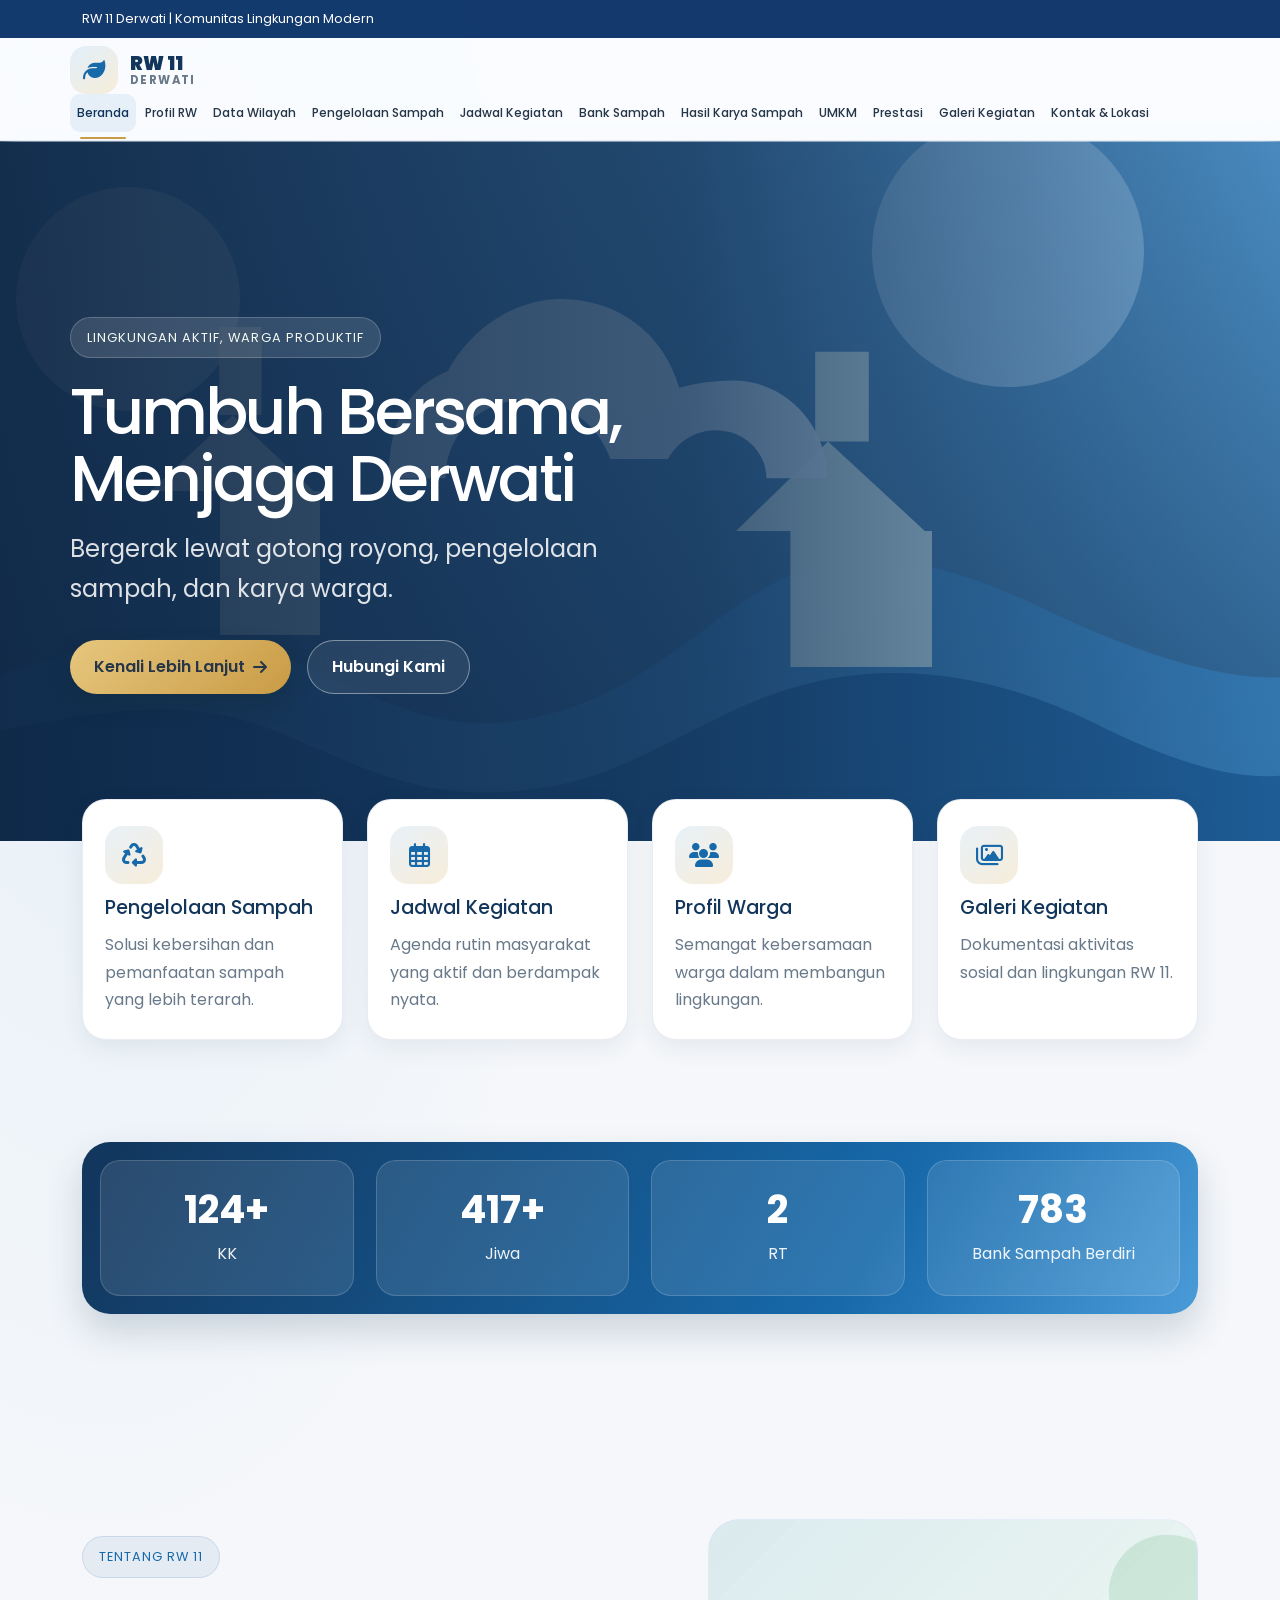
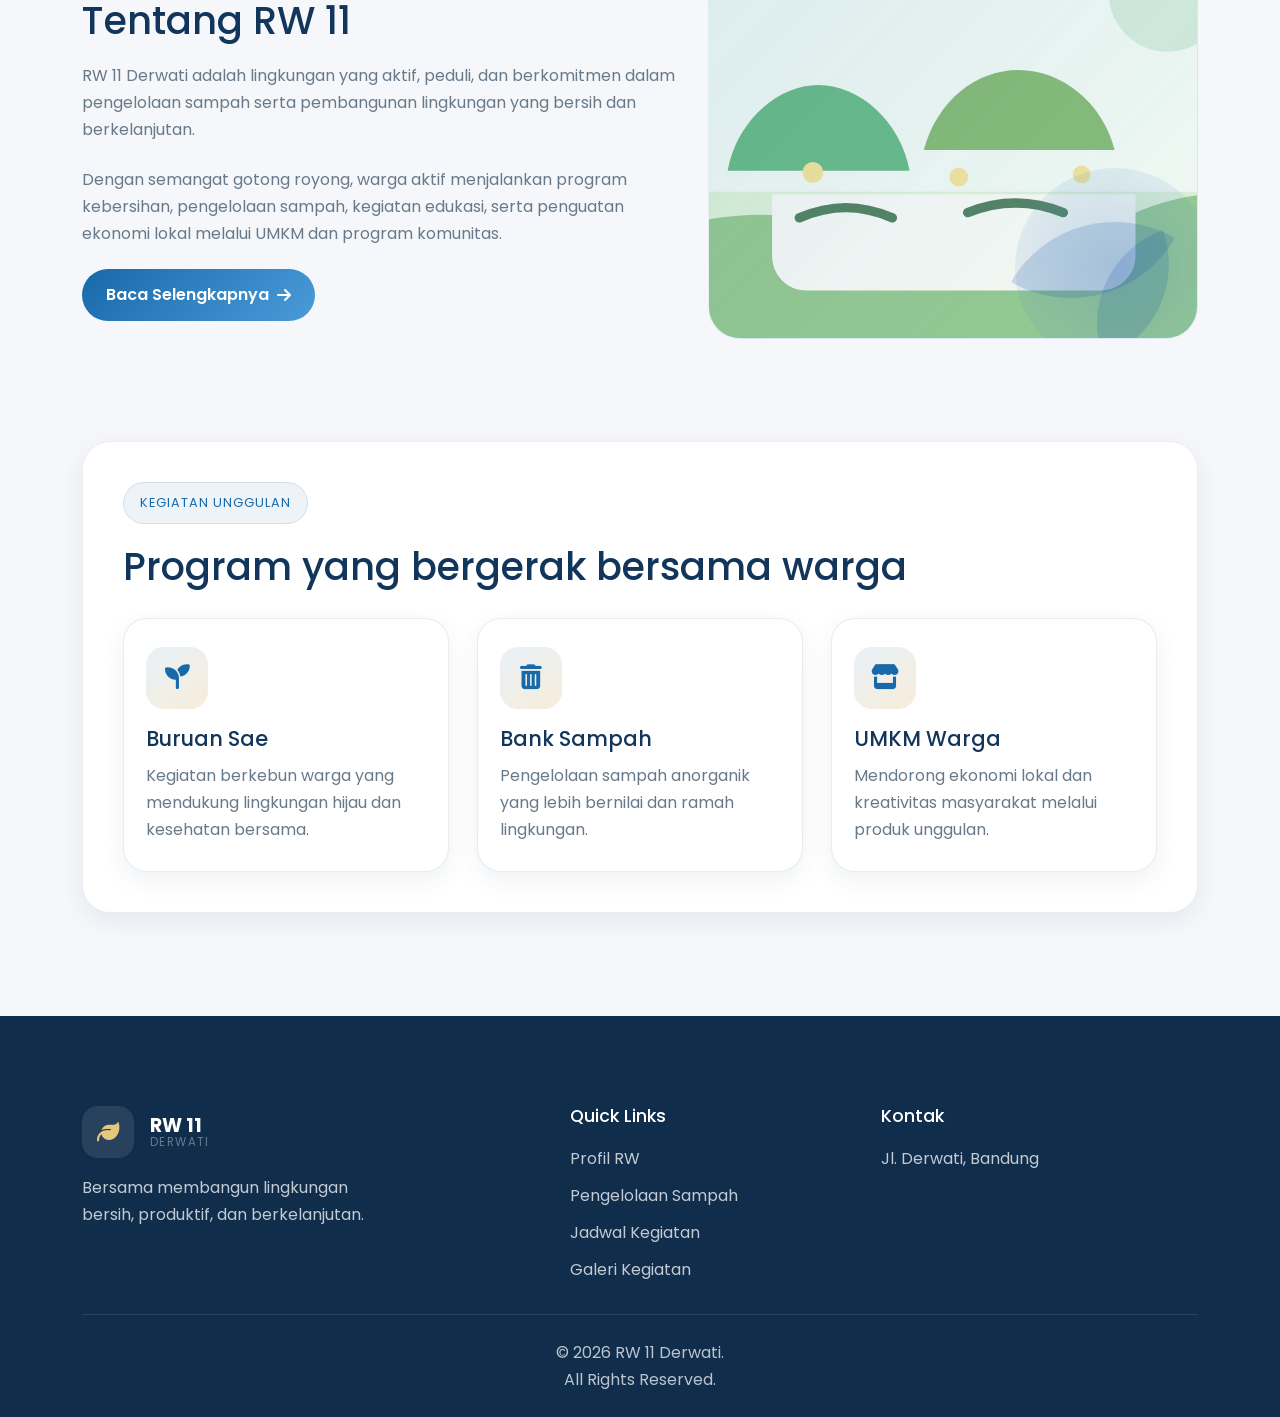
<file: index.html>
<!DOCTYPE html>
<html lang="id">
  <head>
    <meta charset="UTF-8" />
    <meta name="viewport" content="width=device-width, initial-scale=1.0" />
    <title>RW 11 Derwati | Bersama Membangun Lingkungan Bersih</title>
    <meta
      name="description"
      content="RW 11 Derwati adalah komunitas lingkungan yang aktif dalam pengelolaan sampah, kegiatan warga, UMKM, dan pembangunan lingkungan yang berkelanjutan."
    />
    <link rel="preconnect" href="https://fonts.googleapis.com" />
    <link rel="preconnect" href="https://fonts.gstatic.com" crossorigin />
    <link
      href="https://fonts.googleapis.com/css2?family=Poppins:wght@400;500;600;700;800&display=swap"
      rel="stylesheet"
    />
    <link
      rel="stylesheet"
      href="https://cdn.jsdelivr.net/npm/bootstrap@5.3.3/dist/css/bootstrap.min.css"
    />
    <link
      rel="stylesheet"
      href="https://cdnjs.cloudflare.com/ajax/libs/font-awesome/6.5.2/css/all.min.css"
    />
    <link rel="stylesheet" href="css/style.css" />
  </head>
  <body>
    <div class="topbar">
      <div class="container topbar-inner">
        <div>RW 11 Derwati | Komunitas Lingkungan Modern</div>
      </div>
    </div>

    <header class="header">
      <div class="container navbar">
        <a href="index.html" class="brand" aria-label="RW 11 Derwati home">
          <span class="brand-mark"><i class="fa-solid fa-leaf"></i></span>
          <span class="brand-text">
            <strong>RW 11</strong>
            <small>Derwati</small>
          </span>
        </a>

        <nav aria-label="Main menu">
          <ul class="nav-menu">
            <li class="nav-item"><a class="nav-link active" href="index.html">Beranda</a></li>
            <li class="nav-item"><a class="nav-link" href="profil.html">Profil RW</a></li>
            <li class="nav-item"><a class="nav-link" href="data-wilayah.html">Data Wilayah</a></li>
            <li class="nav-item"><a class="nav-link" href="pengelolaan-sampah.html">Pengelolaan Sampah</a></li>
            <li class="nav-item"><a class="nav-link" href="jadwal-kegiatan.html">Jadwal Kegiatan</a></li>
            <li class="nav-item"><a class="nav-link" href="bank-sampah.html">Bank Sampah</a></li>
            <li class="nav-item"><a class="nav-link" href="hasil-karya.html">Hasil Karya Sampah</a></li>
            <li class="nav-item"><a class="nav-link" href="umkm.html">UMKM</a></li>
            <li class="nav-item"><a class="nav-link" href="prestasi.html">Prestasi</a></li>
            <li class="nav-item"><a class="nav-link" href="galeri.html">Galeri Kegiatan</a></li>
            <li class="nav-item"><a class="nav-link" href="kontak.html">Kontak &amp; Lokasi</a></li>
          </ul>
        </nav>

        <button class="menu-toggle" type="button" aria-label="Buka menu mobile">
          <i class="fa-solid fa-bars"></i>
        </button>
      </div>
    </header>

    <aside class="mobile-menu" aria-label="Menu mobile">
      <div class="mobile-menu-header">
        <a href="index.html" class="brand" aria-label="RW 11 Derwati home">
          <span class="brand-mark"><i class="fa-solid fa-leaf"></i></span>
          <span class="brand-text">
            <strong>RW 11</strong>
            <small>Derwati</small>
          </span>
        </a>
        <button class="close-menu" type="button" aria-label="Tutup menu mobile">
          <i class="fa-solid fa-xmark"></i>
        </button>
      </div>
      <ul class="mobile-menu-list">
        <li class="mobile-menu-item"><a class="active" href="index.html">Beranda</a></li>
        <li class="mobile-menu-item"><a href="profil.html">Profil RW</a></li>
        <li class="mobile-menu-item"><a href="data-wilayah.html">Data Wilayah</a></li>
        <li class="mobile-menu-item"><a href="pengelolaan-sampah.html">Pengelolaan Sampah</a></li>
        <li class="mobile-menu-item"><a href="jadwal-kegiatan.html">Jadwal Kegiatan</a></li>
        <li class="mobile-menu-item"><a href="bank-sampah.html">Bank Sampah</a></li>
        <li class="mobile-menu-item"><a href="hasil-karya.html">Hasil Karya Sampah</a></li>
        <li class="mobile-menu-item"><a href="umkm.html">UMKM</a></li>
        <li class="mobile-menu-item"><a href="prestasi.html">Prestasi</a></li>
        <li class="mobile-menu-item"><a href="galeri.html">Galeri Kegiatan</a></li>
        <li class="mobile-menu-item"><a href="kontak.html">Kontak &amp; Lokasi</a></li>
      </ul>
    </aside>
    <div class="overlay" aria-hidden="true"></div>

    <main>
      <section class="hero">
        <div class="container hero-inner reveal">
          <div class="eyebrow">Lingkungan aktif, warga produktif</div>
          <h1>Tumbuh Bersama,<br />Menjaga Derwati</h1>
          <p>Bergerak lewat gotong royong, pengelolaan sampah, dan karya warga.</p>
          <div class="hero-actions">
            <a class="btn btn-primary" href="profil.html">Kenali Lebih Lanjut <i class="fa-solid fa-arrow-right"></i></a>
            <a class="btn btn-secondary" href="kontak.html">Hubungi Kami</a>
          </div>
        </div>
      </section>

      <section class="quick-links container reveal">
        <div class="quick-grid">
          <a class="card quick-card" href="pengelolaan-sampah.html">
            <i class="fa-solid fa-recycle"></i>
            <h3>Pengelolaan Sampah</h3>
            <p>Solusi kebersihan dan pemanfaatan sampah yang lebih terarah.</p>
          </a>
          <a class="card quick-card" href="jadwal-kegiatan.html">
            <i class="fa-regular fa-calendar-days"></i>
            <h3>Jadwal Kegiatan</h3>
            <p>Agenda rutin masyarakat yang aktif dan berdampak nyata.</p>
          </a>
          <a class="card quick-card" href="profil.html">
            <i class="fa-solid fa-users"></i>
            <h3>Profil Warga</h3>
            <p>Semangat kebersamaan warga dalam membangun lingkungan.</p>
          </a>
          <a class="card quick-card" href="galeri.html">
            <i class="fa-regular fa-images"></i>
            <h3>Galeri Kegiatan</h3>
            <p>Dokumentasi aktivitas sosial dan lingkungan RW 11.</p>
          </a>
        </div>
      </section>

      <section class="section">
        <div class="container reveal">
          <div class="stats-strip">
            <div class="stats-grid">
              <div class="stat-card">
                <strong data-count="320" data-suffix="+">0</strong>
                <span>KK</span>
              </div>
              <div class="stat-card">
                <strong data-count="1075" data-suffix="+">0</strong>
                <span>Jiwa</span>
              </div>
              <div class="stat-card">
                <strong data-count="6">0</strong>
                <span>RT</span>
              </div>
              <div class="stat-card">
                <strong data-count="2016">0</strong>
                <span>Bank Sampah Berdiri</span>
              </div>
            </div>
          </div>
        </div>
      </section>

      <section class="section">
        <div class="container reveal">
          <div class="about-grid">
            <div class="about-content">
              <div class="eyebrow" style="background: rgba(20,85,160,0.07); color: var(--primary); border-color: rgba(20,85,160,0.12);">Tentang RW 11</div>
              <h2 class="section-title">Tentang RW 11</h2>
              <p>
                RW 11 Derwati adalah lingkungan yang aktif, peduli, dan berkomitmen dalam pengelolaan sampah serta pembangunan lingkungan yang bersih dan berkelanjutan.
              </p>
              <p>
                Dengan semangat gotong royong, warga aktif menjalankan program kebersihan, pengelolaan sampah, kegiatan edukasi, serta penguatan ekonomi lokal melalui UMKM dan program komunitas.
              </p>
              <a class="btn btn-primary" href="profil.html">Baca Selengkapnya <i class="fa-solid fa-arrow-right"></i></a>
            </div>
            <div class="about-visual">
              <div class="visual-img"></div>
              <div class="leaf-decor"></div>
            </div>
          </div>
        </div>
      </section>

      <section class="section" style="padding-top: 0;">
        <div class="container reveal">
          <div class="section-shell">
            <div class="heading-row">
              <div>
                <div class="eyebrow" style="background: rgba(20,85,160,0.07); color: var(--primary); border-color: rgba(20,85,160,0.12);">Kegiatan Unggulan</div>
                <h2 class="section-title" style="margin-bottom: 0;">Program yang bergerak bersama warga</h2>
              </div>
            </div>

            <div class="feature-grid">
              <article class="feature-card card">
                <div class="feature-icon"><i class="fa-solid fa-seedling"></i></div>
                <h3>Buruan Sae</h3>
                <p>Kegiatan berkebun warga yang mendukung lingkungan hijau dan kesehatan bersama.</p>
              </article>
              <article class="feature-card card">
                <div class="feature-icon"><i class="fa-solid fa-trash-can"></i></div>
                <h3>Bank Sampah</h3>
                <p>Pengelolaan sampah anorganik yang lebih bernilai dan ramah lingkungan.</p>
              </article>
              <article class="feature-card card">
                <div class="feature-icon"><i class="fa-solid fa-store"></i></div>
                <h3>UMKM Warga</h3>
                <p>Mendorong ekonomi lokal dan kreativitas masyarakat melalui produk unggulan.</p>
              </article>
            </div>
          </div>
        </div>
      </section>
    </main>

    <footer class="footer">
      <div class="container">
        <div class="footer-grid">
          <div>
            <div class="footer-brand">
              <span class="brand-mark"><i class="fa-solid fa-leaf"></i></span>
              <span class="brand-text" style="color: #fff;">
                <strong>RW 11</strong>
                <small>Derwati</small>
              </span>
            </div>
            <p>
              Bersama membangun lingkungan<br />bersih, produktif, dan berkelanjutan.
            </p>
          </div>

          <div>
            <h4>Quick Links</h4>
            <ul class="footer-links">
              <li><a href="profil.html">Profil RW</a></li>
              <li><a href="pengelolaan-sampah.html">Pengelolaan Sampah</a></li>
              <li><a href="jadwal-kegiatan.html">Jadwal Kegiatan</a></li>
              <li><a href="galeri.html">Galeri Kegiatan</a></li>
            </ul>
          </div>

          <div>
            <h4>Kontak</h4>
            <ul class="footer-contact">
              <li>Jl. Derwati, Bandung</li>
            </ul>
          </div>
        </div>
        <div class="footer-bottom">
          © 2026 RW 11 Derwati.<br />All Rights Reserved.
        </div>
      </div>
    </footer>

    <script src="https://cdn.jsdelivr.net/npm/bootstrap@5.3.3/dist/js/bootstrap.bundle.min.js"></script>
    <script src="js/script.js"></script>
  </body>
</html>
</file>
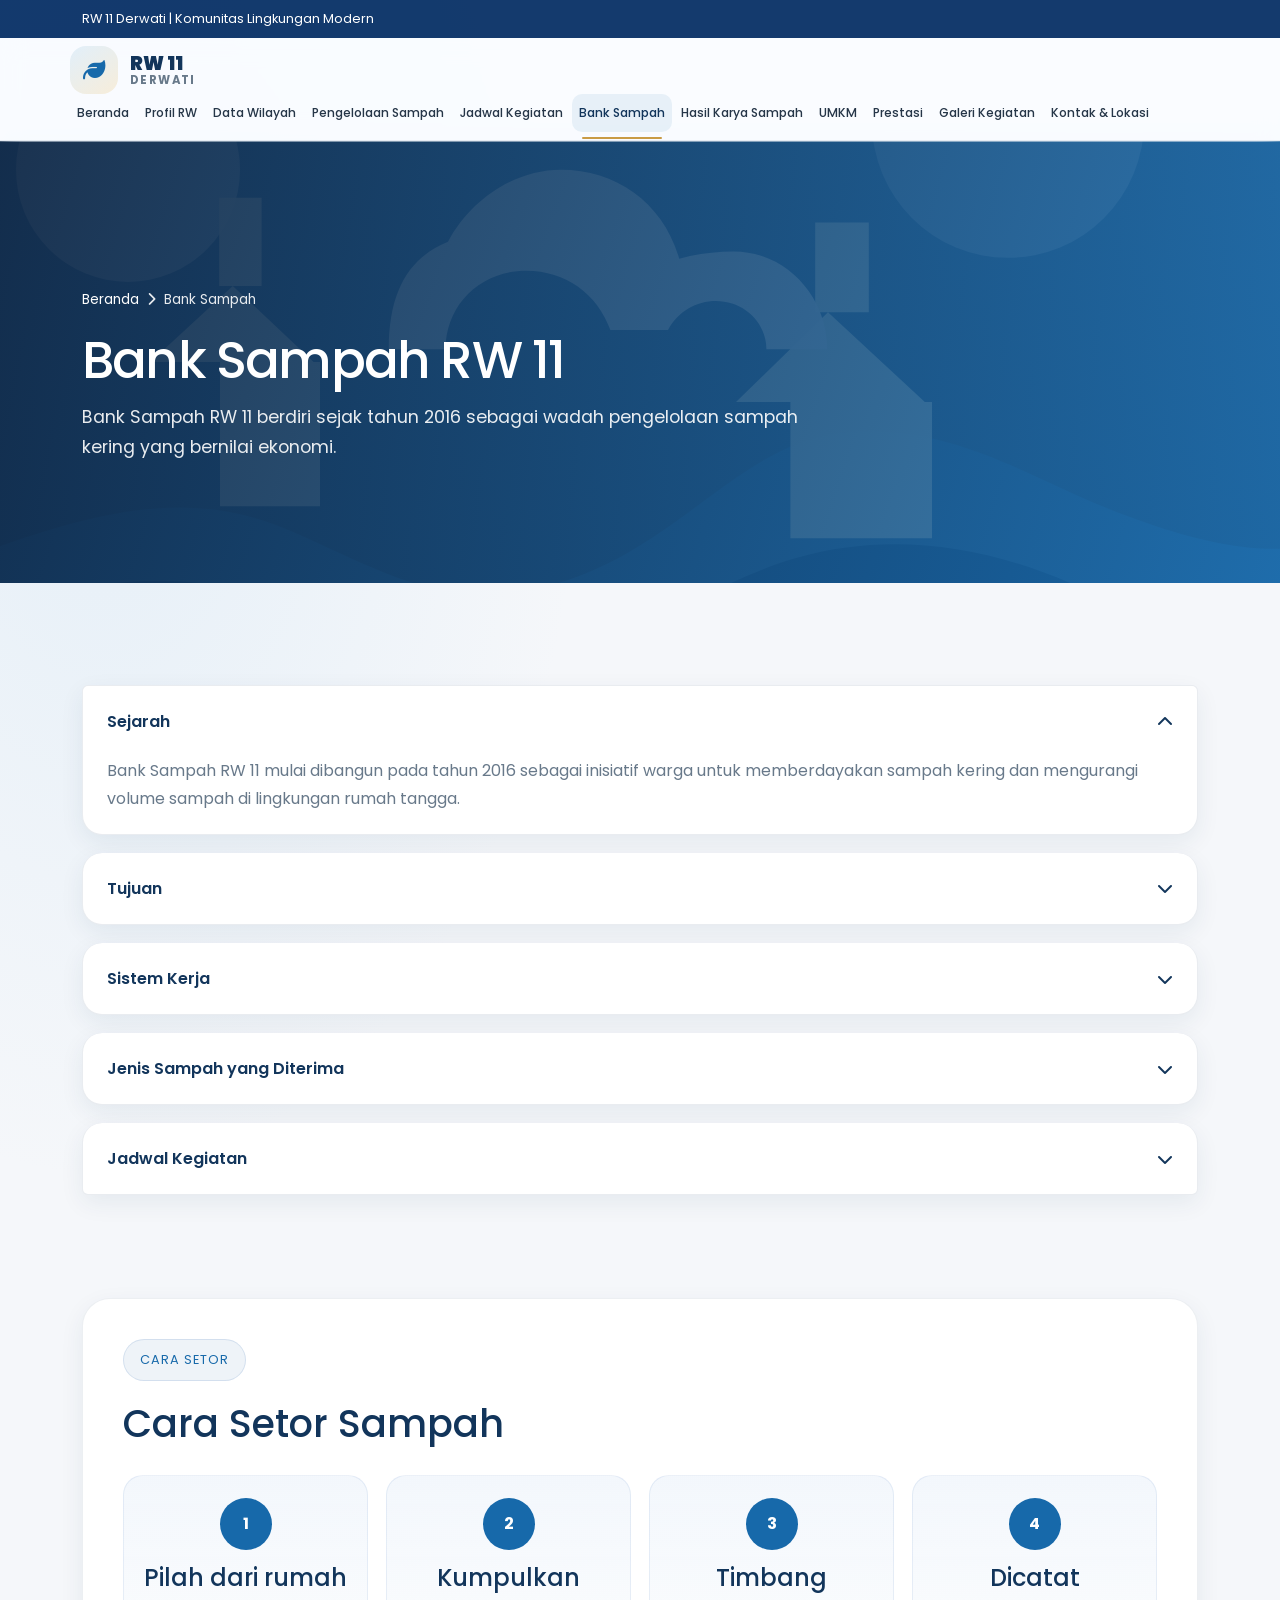
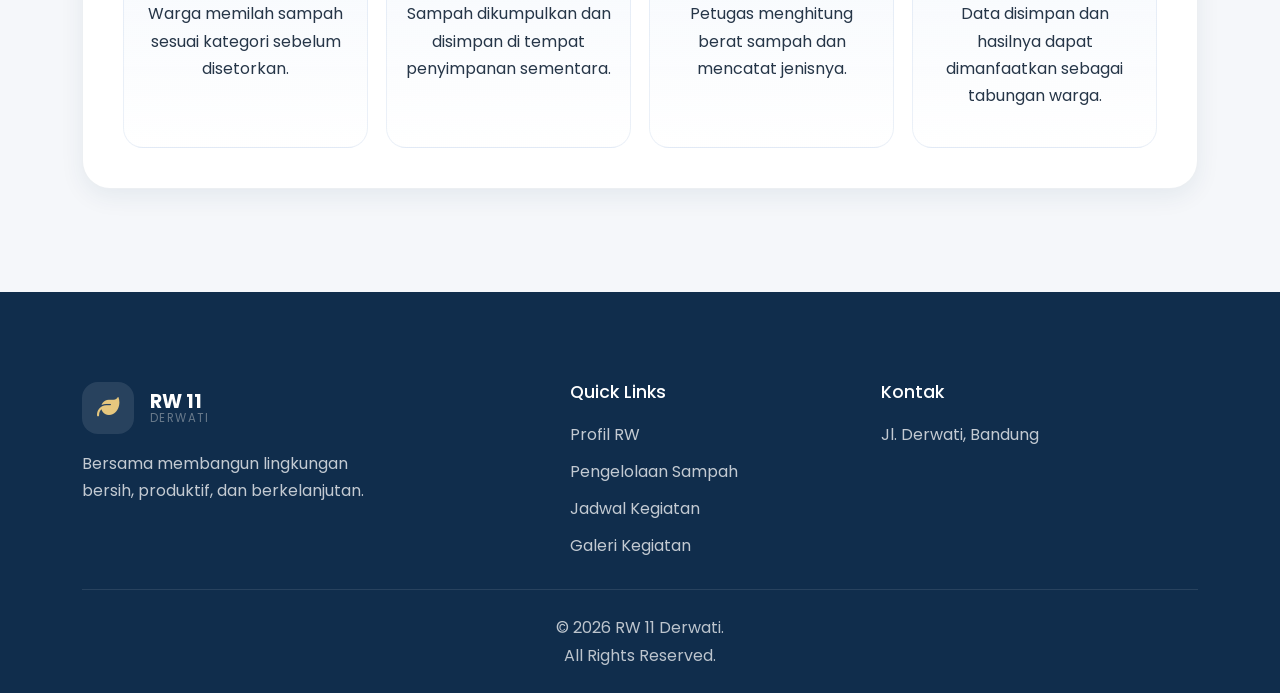
<file: bank-sampah.html>
<!DOCTYPE html>
<html lang="id">
  <head>
    <meta charset="UTF-8" />
    <meta name="viewport" content="width=device-width, initial-scale=1.0" />
    <title>Bank Sampah | RW 11 Derwati</title>
    <meta name="description" content="Bank Sampah RW 11 Derwati berdiri sejak 2016 sebagai wadah pengelolaan sampah kering yang bernilai ekonomi." />
    <link rel="preconnect" href="https://fonts.googleapis.com" />
    <link rel="preconnect" href="https://fonts.gstatic.com" crossorigin />
    <link href="https://fonts.googleapis.com/css2?family=Poppins:wght@400;500;600;700;800&display=swap" rel="stylesheet" />
    <link rel="stylesheet" href="https://cdn.jsdelivr.net/npm/bootstrap@5.3.3/dist/css/bootstrap.min.css" />
    <link rel="stylesheet" href="https://cdnjs.cloudflare.com/ajax/libs/font-awesome/6.5.2/css/all.min.css" />
    <link rel="stylesheet" href="css/style.css" />
  </head>
  <body>
    <div class="topbar">
      <div class="container topbar-inner">
        <div>RW 11 Derwati | Komunitas Lingkungan Modern</div>
      </div>
    </div>

    <header class="header">
      <div class="container navbar">
        <a href="index.html" class="brand" aria-label="RW 11 Derwati home">
          <span class="brand-mark"><i class="fa-solid fa-leaf"></i></span>
          <span class="brand-text">
            <strong>RW 11</strong>
            <small>Derwati</small>
          </span>
        </a>

        <nav aria-label="Main menu">
          <ul class="nav-menu">
            <li class="nav-item"><a class="nav-link" href="index.html">Beranda</a></li>
            <li class="nav-item"><a class="nav-link" href="profil.html">Profil RW</a></li>
            <li class="nav-item"><a class="nav-link" href="data-wilayah.html">Data Wilayah</a></li>
            <li class="nav-item"><a class="nav-link" href="pengelolaan-sampah.html">Pengelolaan Sampah</a></li>
            <li class="nav-item"><a class="nav-link" href="jadwal-kegiatan.html">Jadwal Kegiatan</a></li>
            <li class="nav-item"><a class="nav-link active" href="bank-sampah.html">Bank Sampah</a></li>
            <li class="nav-item"><a class="nav-link" href="hasil-karya.html">Hasil Karya Sampah</a></li>
            <li class="nav-item"><a class="nav-link" href="umkm.html">UMKM</a></li>
            <li class="nav-item"><a class="nav-link" href="prestasi.html">Prestasi</a></li>
            <li class="nav-item"><a class="nav-link" href="galeri.html">Galeri Kegiatan</a></li>
            <li class="nav-item"><a class="nav-link" href="kontak.html">Kontak &amp; Lokasi</a></li>
          </ul>
        </nav>

        <button class="menu-toggle" type="button" aria-label="Buka menu mobile">
          <i class="fa-solid fa-bars"></i>
        </button>
      </div>
    </header>

    <aside class="mobile-menu" aria-label="Menu mobile">
      <div class="mobile-menu-header">
        <a href="index.html" class="brand" aria-label="RW 11 Derwati home">
          <span class="brand-mark"><i class="fa-solid fa-leaf"></i></span>
          <span class="brand-text">
            <strong>RW 11</strong>
            <small>Derwati</small>
          </span>
        </a>
        <button class="close-menu" type="button" aria-label="Tutup menu mobile">
          <i class="fa-solid fa-xmark"></i>
        </button>
      </div>
      <ul class="mobile-menu-list">
        <li class="mobile-menu-item"><a href="index.html">Beranda</a></li>
        <li class="mobile-menu-item"><a href="profil.html">Profil RW</a></li>
        <li class="mobile-menu-item"><a href="data-wilayah.html">Data Wilayah</a></li>
        <li class="mobile-menu-item"><a href="pengelolaan-sampah.html">Pengelolaan Sampah</a></li>
        <li class="mobile-menu-item"><a href="jadwal-kegiatan.html">Jadwal Kegiatan</a></li>
        <li class="mobile-menu-item"><a class="active" href="bank-sampah.html">Bank Sampah</a></li>
        <li class="mobile-menu-item"><a href="hasil-karya.html">Hasil Karya Sampah</a></li>
        <li class="mobile-menu-item"><a href="umkm.html">UMKM</a></li>
        <li class="mobile-menu-item"><a href="prestasi.html">Prestasi</a></li>
        <li class="mobile-menu-item"><a href="galeri.html">Galeri Kegiatan</a></li>
        <li class="mobile-menu-item"><a href="kontak.html">Kontak &amp; Lokasi</a></li>
      </ul>
    </aside>
    <div class="overlay" aria-hidden="true"></div>

    <main>
      <section class="page-hero">
        <div class="container reveal">
          <div class="breadcrumbs">
            <a href="index.html">Beranda</a>
            <span><i class="fa-solid fa-chevron-right"></i></span>
            <span>Bank Sampah</span>
          </div>
          <h1>Bank Sampah RW 11</h1>
          <p>Bank Sampah RW 11 berdiri sejak tahun 2016 sebagai wadah pengelolaan sampah kering yang bernilai ekonomi.</p>
        </div>
      </section>

      <section class="section">
        <div class="container reveal">
          <div class="accordion">
            <article class="accordion-item active">
              <button class="accordion-header" type="button">
                <span>Sejarah</span>
                <i class="fa-solid fa-chevron-down"></i>
              </button>
              <div class="accordion-content" style="max-height: 250px;">
                <div class="accordion-content-inner">
                  <p>Bank Sampah RW 11 mulai dibangun pada tahun 2016 sebagai inisiatif warga untuk memberdayakan sampah kering dan mengurangi volume sampah di lingkungan rumah tangga.</p>
                </div>
              </div>
            </article>

            <article class="accordion-item">
              <button class="accordion-header" type="button">
                <span>Tujuan</span>
                <i class="fa-solid fa-chevron-down"></i>
              </button>
              <div class="accordion-content">
                <div class="accordion-content-inner">
                  <p>Tujuan utamanya adalah meningkatkan kesadaran warga akan pentingnya memilah sampah, mengurangi sampah masuk ke TPA, dan membuka peluang ekonomi dari sampah yang bernilai.</p>
                </div>
              </div>
            </article>

            <article class="accordion-item">
              <button class="accordion-header" type="button">
                <span>Sistem Kerja</span>
                <i class="fa-solid fa-chevron-down"></i>
              </button>
              <div class="accordion-content">
                <div class="accordion-content-inner">
                  <p>Setiap warga memilah sampah dari rumah, membawanya ke bank sampah, lalu sampah ditimbang, dicatat, dan nilai hasilnya bisa dikonversi menjadi tabungan atau keuntungan kolektif.</p>
                </div>
              </div>
            </article>

            <article class="accordion-item">
              <button class="accordion-header" type="button">
                <span>Jenis Sampah yang Diterima</span>
                <i class="fa-solid fa-chevron-down"></i>
              </button>
              <div class="accordion-content">
                <div class="accordion-content-inner">
                  <p>Plastik bekas, botol, kardus, kertas, aluminium, logam, dan beberapa jenis sampah kering lain yang memiliki nilai jual.</p>
                </div>
              </div>
            </article>

            <article class="accordion-item">
              <button class="accordion-header" type="button">
                <span>Jadwal Kegiatan</span>
                <i class="fa-solid fa-chevron-down"></i>
              </button>
              <div class="accordion-content">
                <div class="accordion-content-inner">
                  <p>Bank Sampah RW 11 aktif setiap minggu pada jadwal yang telah disepakati secara rutin dan melibatkan warga dari berbagai RT.</p>
                </div>
              </div>
            </article>
          </div>
        </div>
      </section>

      <section class="section" style="padding-top: 0;">
        <div class="container reveal">
          <div class="section-shell">
            <div class="heading-row">
              <div>
                <div class="eyebrow" style="background: rgba(20,85,160,0.07); color: var(--primary); border-color: rgba(20,85,160,0.12);">Cara Setor</div>
                <h2 class="section-title" style="margin-bottom: 0;">Cara Setor Sampah</h2>
              </div>
            </div>

            <div class="process-grid">
              <div class="process-step">
                <div class="step-number">1</div>
                <h4>Pilah dari rumah</h4>
                <p>Warga memilah sampah sesuai kategori sebelum disetorkan.</p>
              </div>
              <div class="process-step">
                <div class="step-number">2</div>
                <h4>Kumpulkan</h4>
                <p>Sampah dikumpulkan dan disimpan di tempat penyimpanan sementara.</p>
              </div>
              <div class="process-step">
                <div class="step-number">3</div>
                <h4>Timbang</h4>
                <p>Petugas menghitung berat sampah dan mencatat jenisnya.</p>
              </div>
              <div class="process-step">
                <div class="step-number">4</div>
                <h4>Dicatat</h4>
                <p>Data disimpan dan hasilnya dapat dimanfaatkan sebagai tabungan warga.</p>
              </div>
            </div>
          </div>
        </div>
      </section>
    </main>

    <footer class="footer">
      <div class="container">
        <div class="footer-grid">
          <div>
            <div class="footer-brand">
              <span class="brand-mark"><i class="fa-solid fa-leaf"></i></span>
              <span class="brand-text" style="color: #fff;">
                <strong>RW 11</strong>
                <small>Derwati</small>
              </span>
            </div>
            <p>
              Bersama membangun lingkungan<br />bersih, produktif, dan berkelanjutan.
            </p>
          </div>

          <div>
            <h4>Quick Links</h4>
            <ul class="footer-links">
              <li><a href="profil.html">Profil RW</a></li>
              <li><a href="pengelolaan-sampah.html">Pengelolaan Sampah</a></li>
              <li><a href="jadwal-kegiatan.html">Jadwal Kegiatan</a></li>
              <li><a href="galeri.html">Galeri Kegiatan</a></li>
            </ul>
          </div>

          <div>
            <h4>Kontak</h4>
            <ul class="footer-contact">
              <li>Jl. Derwati, Bandung</li>
            </ul>
          </div>
        </div>
        <div class="footer-bottom">
          © 2026 RW 11 Derwati.<br />All Rights Reserved.
        </div>
      </div>
    </footer>

    <script src="https://cdn.jsdelivr.net/npm/bootstrap@5.3.3/dist/js/bootstrap.bundle.min.js"></script>
    <script src="js/script.js"></script>
  </body>
</html>
</file>
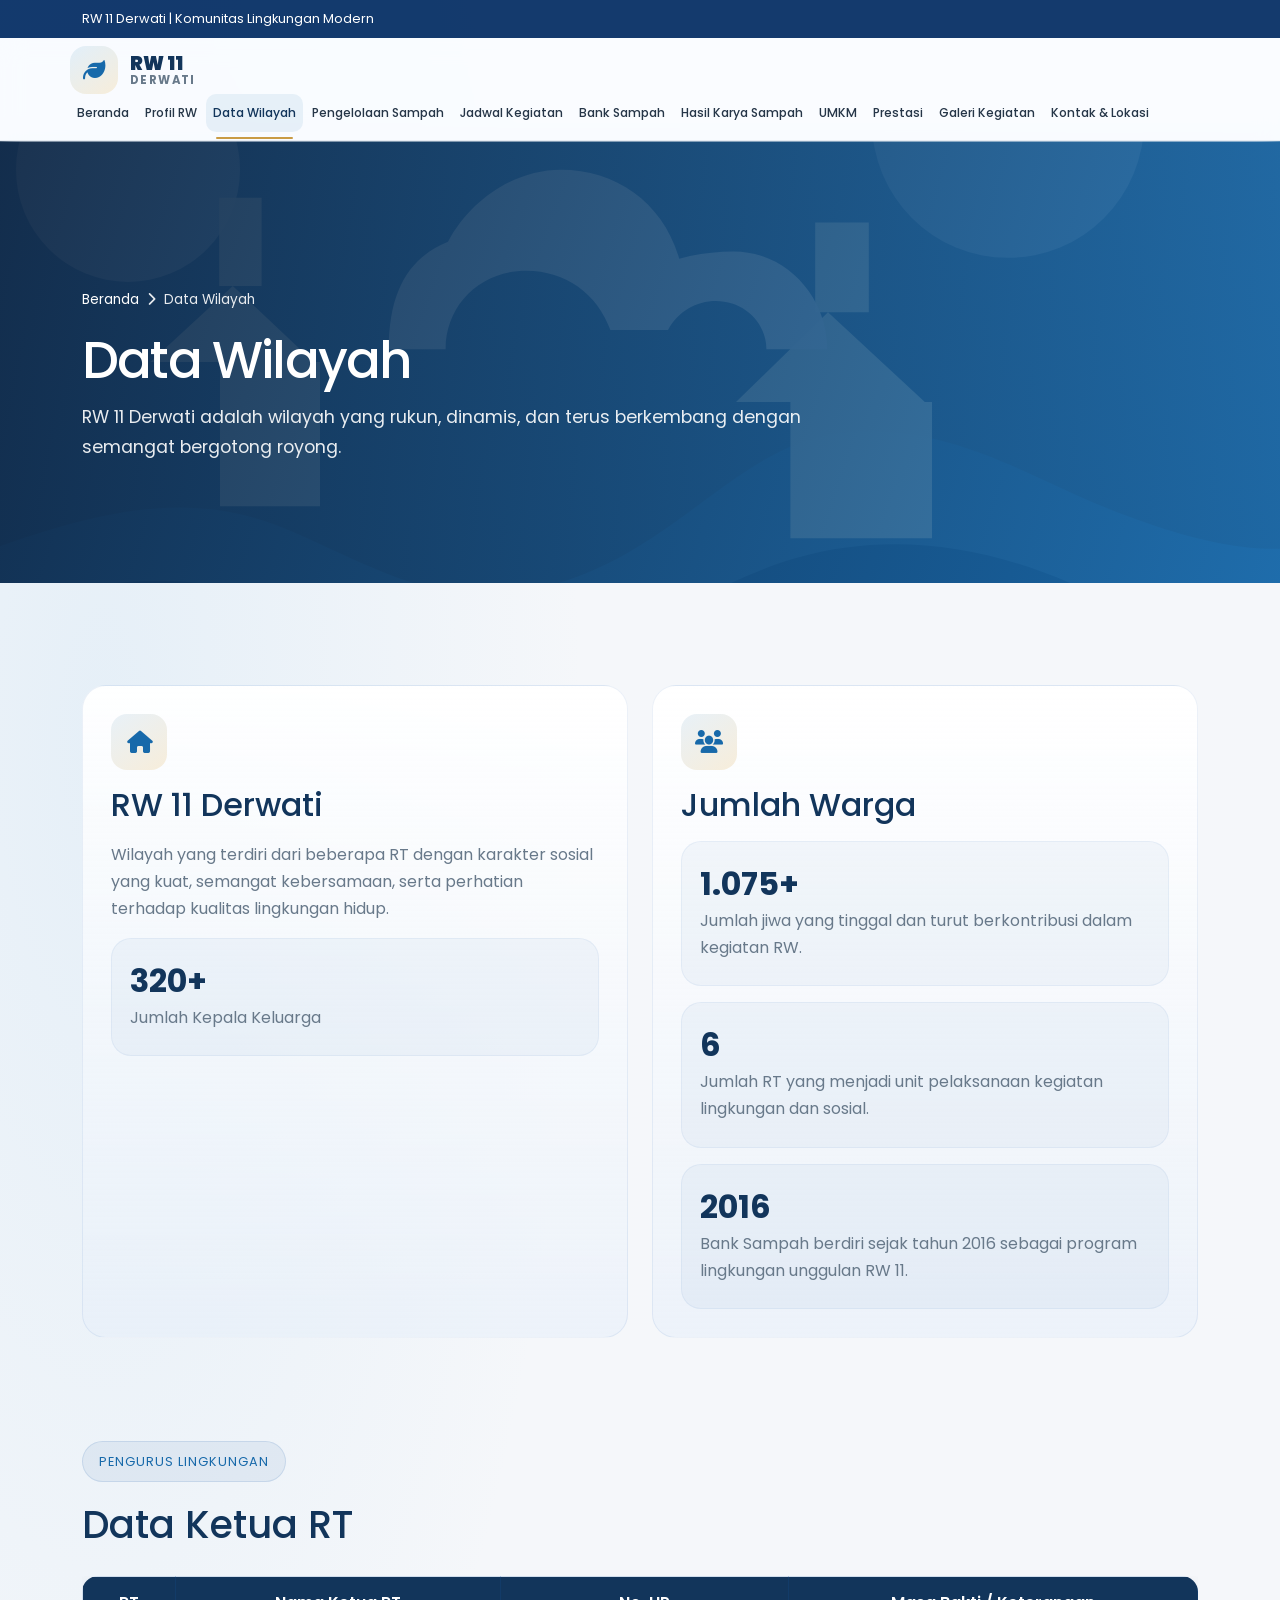
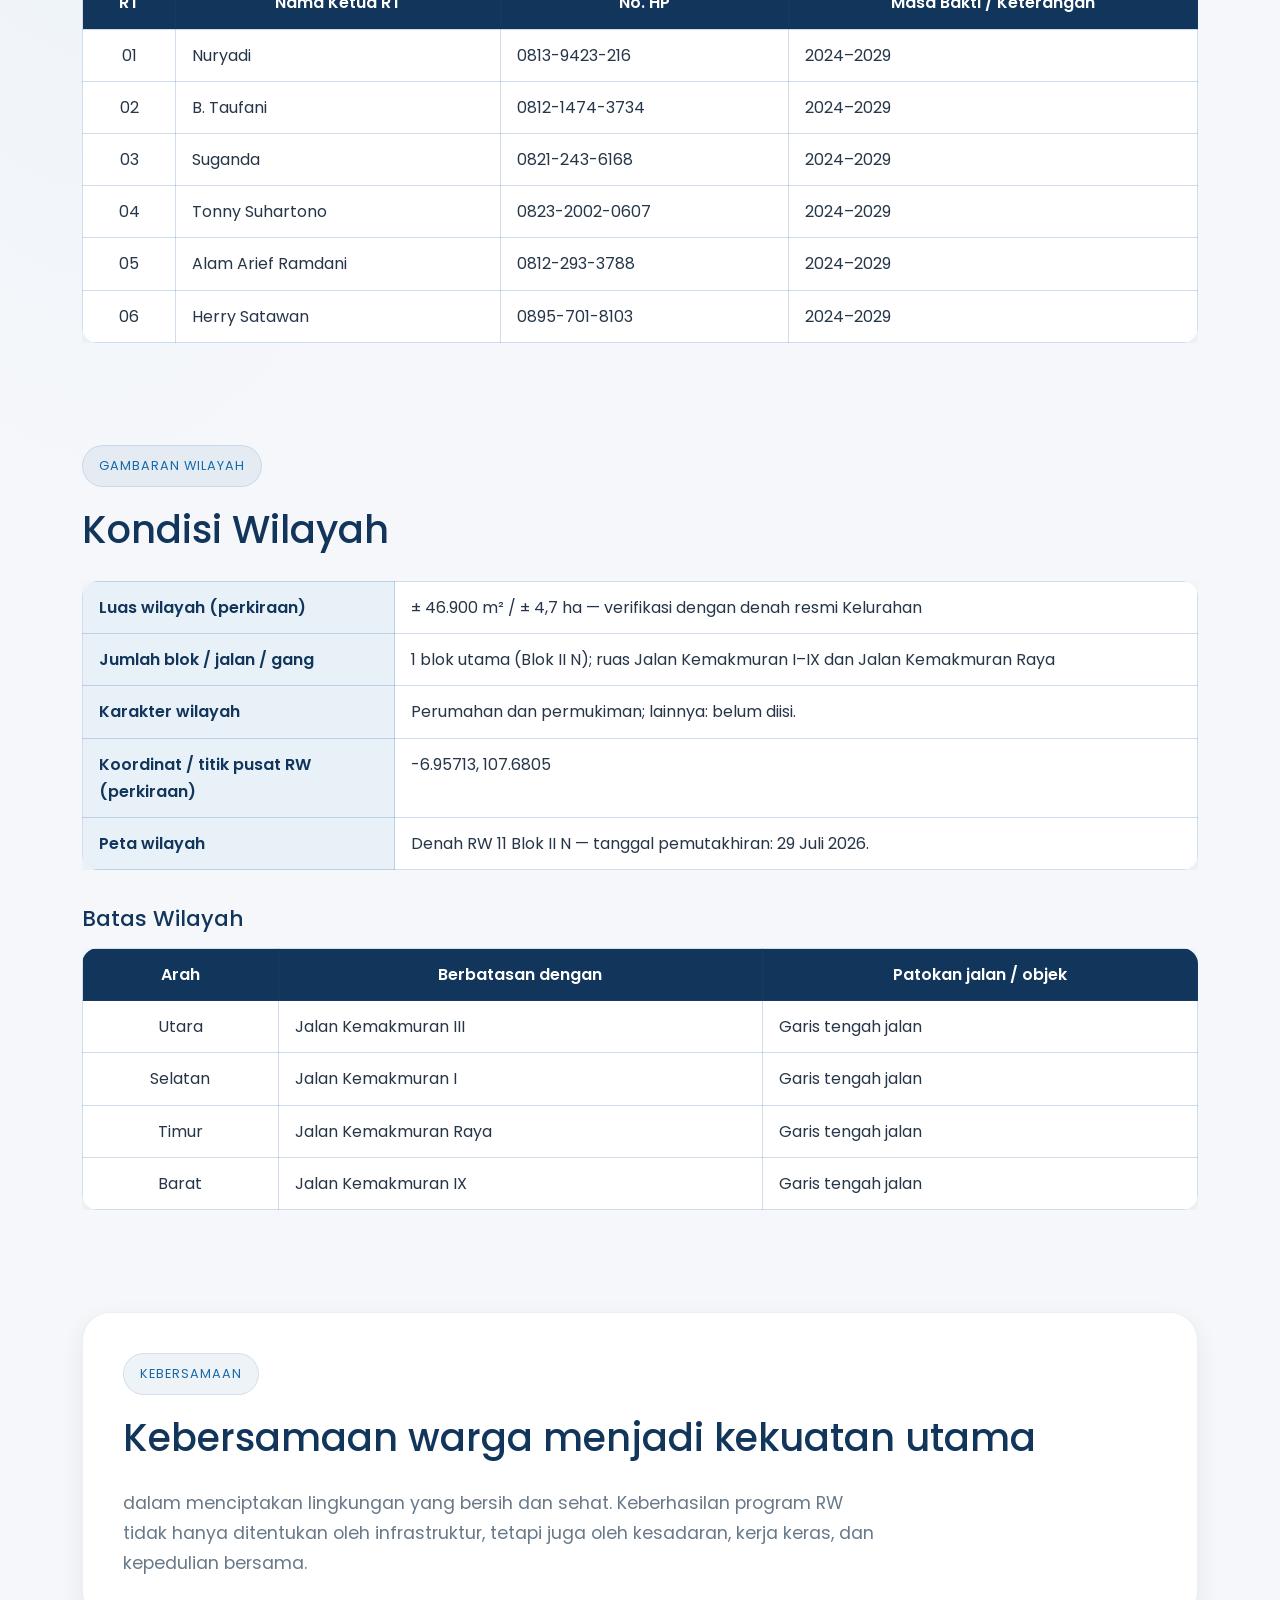
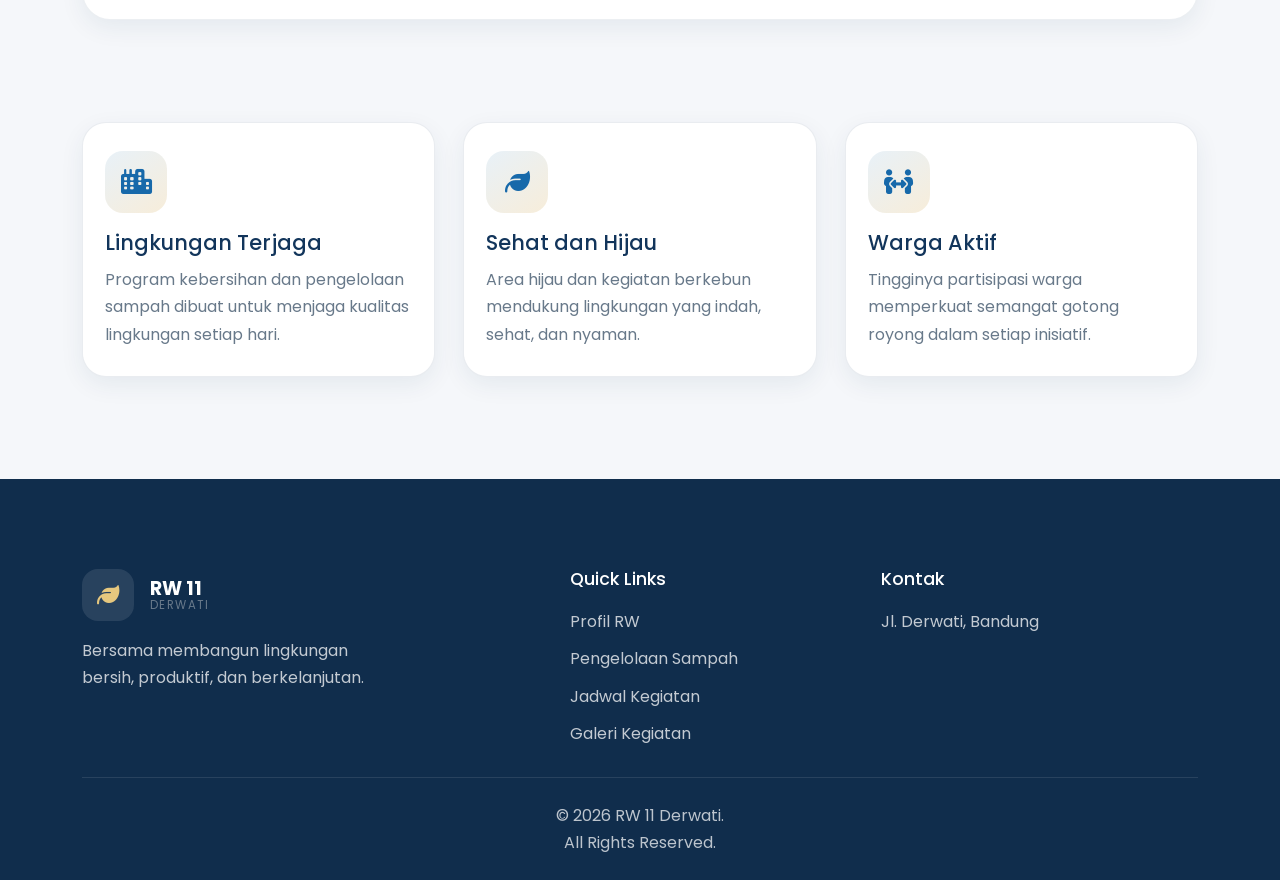
<file: data-wilayah.html>
<!DOCTYPE html>
<html lang="id">
  <head>
    <meta charset="UTF-8" />
    <meta name="viewport" content="width=device-width, initial-scale=1.0" />
    <title>Data Wilayah | RW 11 Derwati</title>
    <meta name="description" content="Data wilayah RW 11 Derwati meliputi jumlah KK, jiwa, RT, dan informasi lingkungan yang mendukung program RW." />
    <link rel="preconnect" href="https://fonts.googleapis.com" />
    <link rel="preconnect" href="https://fonts.gstatic.com" crossorigin />
    <link href="https://fonts.googleapis.com/css2?family=Poppins:wght@400;500;600;700;800&display=swap" rel="stylesheet" />
    <link rel="stylesheet" href="https://cdn.jsdelivr.net/npm/bootstrap@5.3.3/dist/css/bootstrap.min.css" />
    <link rel="stylesheet" href="https://cdnjs.cloudflare.com/ajax/libs/font-awesome/6.5.2/css/all.min.css" />
    <link rel="stylesheet" href="css/style.css" />
  </head>
  <body>
    <div class="topbar">
      <div class="container topbar-inner">
        <div>RW 11 Derwati | Komunitas Lingkungan Modern</div>
      </div>
    </div>

    <header class="header">
      <div class="container navbar">
        <a href="index.html" class="brand" aria-label="RW 11 Derwati home">
          <span class="brand-mark"><i class="fa-solid fa-leaf"></i></span>
          <span class="brand-text">
            <strong>RW 11</strong>
            <small>Derwati</small>
          </span>
        </a>

        <nav aria-label="Main menu">
          <ul class="nav-menu">
            <li class="nav-item"><a class="nav-link" href="index.html">Beranda</a></li>
            <li class="nav-item"><a class="nav-link" href="profil.html">Profil RW</a></li>
            <li class="nav-item"><a class="nav-link active" href="data-wilayah.html">Data Wilayah</a></li>
            <li class="nav-item"><a class="nav-link" href="pengelolaan-sampah.html">Pengelolaan Sampah</a></li>
            <li class="nav-item"><a class="nav-link" href="jadwal-kegiatan.html">Jadwal Kegiatan</a></li>
            <li class="nav-item"><a class="nav-link" href="bank-sampah.html">Bank Sampah</a></li>
            <li class="nav-item"><a class="nav-link" href="hasil-karya.html">Hasil Karya Sampah</a></li>
            <li class="nav-item"><a class="nav-link" href="umkm.html">UMKM</a></li>
            <li class="nav-item"><a class="nav-link" href="prestasi.html">Prestasi</a></li>
            <li class="nav-item"><a class="nav-link" href="galeri.html">Galeri Kegiatan</a></li>
            <li class="nav-item"><a class="nav-link" href="kontak.html">Kontak &amp; Lokasi</a></li>
          </ul>
        </nav>

        <button class="menu-toggle" type="button" aria-label="Buka menu mobile">
          <i class="fa-solid fa-bars"></i>
        </button>
      </div>
    </header>

    <aside class="mobile-menu" aria-label="Menu mobile">
      <div class="mobile-menu-header">
        <a href="index.html" class="brand" aria-label="RW 11 Derwati home">
          <span class="brand-mark"><i class="fa-solid fa-leaf"></i></span>
          <span class="brand-text">
            <strong>RW 11</strong>
            <small>Derwati</small>
          </span>
        </a>
        <button class="close-menu" type="button" aria-label="Tutup menu mobile">
          <i class="fa-solid fa-xmark"></i>
        </button>
      </div>
      <ul class="mobile-menu-list">
        <li class="mobile-menu-item"><a href="index.html">Beranda</a></li>
        <li class="mobile-menu-item"><a href="profil.html">Profil RW</a></li>
        <li class="mobile-menu-item"><a class="active" href="data-wilayah.html">Data Wilayah</a></li>
        <li class="mobile-menu-item"><a href="pengelolaan-sampah.html">Pengelolaan Sampah</a></li>
        <li class="mobile-menu-item"><a href="jadwal-kegiatan.html">Jadwal Kegiatan</a></li>
        <li class="mobile-menu-item"><a href="bank-sampah.html">Bank Sampah</a></li>
        <li class="mobile-menu-item"><a href="hasil-karya.html">Hasil Karya Sampah</a></li>
        <li class="mobile-menu-item"><a href="umkm.html">UMKM</a></li>
        <li class="mobile-menu-item"><a href="prestasi.html">Prestasi</a></li>
        <li class="mobile-menu-item"><a href="galeri.html">Galeri Kegiatan</a></li>
        <li class="mobile-menu-item"><a href="kontak.html">Kontak &amp; Lokasi</a></li>
      </ul>
    </aside>
    <div class="overlay" aria-hidden="true"></div>

    <main>
      <section class="page-hero">
        <div class="container reveal">
          <div class="breadcrumbs">
            <a href="index.html">Beranda</a>
            <span><i class="fa-solid fa-chevron-right"></i></span>
            <span>Data Wilayah</span>
          </div>
          <h1>Data Wilayah</h1>
          <p>RW 11 Derwati adalah wilayah yang rukun, dinamis, dan terus berkembang dengan semangat bergotong royong.</p>
        </div>
      </section>

      <section class="section">
        <div class="container reveal">
          <div class="info-grid">
            <div class="info-box">
              <div class="info-icon"><i class="fa-solid fa-house"></i></div>
              <h2 class="section-title" style="font-size: clamp(2rem, 2.5vw, 2.5rem); margin-bottom: 0;">RW 11 Derwati</h2>
              <p style="margin: 0; color: var(--muted);">
                Wilayah yang terdiri dari beberapa RT dengan karakter sosial yang kuat, semangat kebersamaan, serta perhatian terhadap kualitas lingkungan hidup.
              </p>
              <div class="stat-box">
                <strong>320+</strong>
                <p>Jumlah Kepala Keluarga</p>
              </div>
            </div>

            <div class="info-box">
              <div class="info-icon"><i class="fa-solid fa-users"></i></div>
              <h2 class="section-title" style="font-size: clamp(2rem, 2.5vw, 2.5rem); margin-bottom: 0;">Jumlah Warga</h2>
              <div class="stat-box">
                <strong>1.075+</strong>
                <p>Jumlah jiwa yang tinggal dan turut berkontribusi dalam kegiatan RW.</p>
              </div>
              <div class="stat-box">
                <strong>6</strong>
                <p>Jumlah RT yang menjadi unit pelaksanaan kegiatan lingkungan dan sosial.</p>
              </div>
              <div class="stat-box">
                <strong>2016</strong>
                <p>Bank Sampah berdiri sejak tahun 2016 sebagai program lingkungan unggulan RW 11.</p>
              </div>
            </div>
          </div>
        </div>
      </section>

      <section class="section" style="padding-top: 0;">
        <div class="container reveal">
          <div class="heading-row">
            <div>
              <div class="eyebrow" style="background: rgba(20,85,160,0.07); color: var(--primary); border-color: rgba(20,85,160,0.12);">Pengurus Lingkungan</div>
              <h2 class="section-title" style="margin-bottom: 0;">Data Ketua RT</h2>
            </div>
          </div>
          <div class="table-responsive">
            <table class="area-table">
              <thead>
                <tr>
                  <th scope="col">RT</th>
                  <th scope="col">Nama Ketua RT</th>
                  <th scope="col">No. HP</th>
                  <th scope="col">Masa Bakti / Keterangan</th>
                </tr>
              </thead>
              <tbody>
                <tr><td>01</td><td>Nuryadi</td><td>0813-9423-216</td><td>2024–2029</td></tr>
                <tr><td>02</td><td>B. Taufani</td><td>0812-1474-3734</td><td>2024–2029</td></tr>
                <tr><td>03</td><td>Suganda</td><td>0821-243-6168</td><td>2024–2029</td></tr>
                <tr><td>04</td><td>Tonny Suhartono</td><td>0823-2002-0607</td><td>2024–2029</td></tr>
                <tr><td>05</td><td>Alam Arief Ramdani</td><td>0812-293-3788</td><td>2024–2029</td></tr>
                <tr><td>06</td><td>Herry Satawan</td><td>0895-701-8103</td><td>2024–2029</td></tr>
              </tbody>
            </table>
          </div>
        </div>
      </section>

      <section class="section" style="padding-top: 0;">
        <div class="container reveal">
          <div class="heading-row">
            <div>
              <div class="eyebrow" style="background: rgba(20,85,160,0.07); color: var(--primary); border-color: rgba(20,85,160,0.12);">Gambaran Wilayah</div>
              <h2 class="section-title" style="margin-bottom: 0;">Kondisi Wilayah</h2>
            </div>
          </div>
          <div class="table-responsive">
            <table class="area-table area-table-details">
              <tbody>
                <tr>
                  <th scope="row">Luas wilayah (perkiraan)</th>
                  <td>± 46.900 m² / ± 4,7 ha — verifikasi dengan denah resmi Kelurahan</td>
                </tr>
                <tr>
                  <th scope="row">Jumlah blok / jalan / gang</th>
                  <td>1 blok utama (Blok II N); ruas Jalan Kemakmuran I–IX dan Jalan Kemakmuran Raya</td>
                </tr>
                <tr>
                  <th scope="row">Karakter wilayah</th>
                  <td>Perumahan dan permukiman; lainnya: belum diisi.</td>
                </tr>
                <tr>
                  <th scope="row">Koordinat / titik pusat RW (perkiraan)</th>
                  <td>-6.95713, 107.6805</td>
                </tr>
                <tr>
                  <th scope="row">Peta wilayah</th>
                  <td>Denah RW 11 Blok II N — tanggal pemutakhiran: 29 Juli 2026.</td>
                </tr>
              </tbody>
            </table>
          </div>

          <h3 class="area-subtitle">Batas Wilayah</h3>
          <div class="table-responsive">
            <table class="area-table">
              <thead>
                <tr>
                  <th scope="col">Arah</th>
                  <th scope="col">Berbatasan dengan</th>
                  <th scope="col">Patokan jalan / objek</th>
                </tr>
              </thead>
              <tbody>
                <tr><td>Utara</td><td>Jalan Kemakmuran III</td><td>Garis tengah jalan</td></tr>
                <tr><td>Selatan</td><td>Jalan Kemakmuran I</td><td>Garis tengah jalan</td></tr>
                <tr><td>Timur</td><td>Jalan Kemakmuran Raya</td><td>Garis tengah jalan</td></tr>
                <tr><td>Barat</td><td>Jalan Kemakmuran IX</td><td>Garis tengah jalan</td></tr>
              </tbody>
            </table>
          </div>
        </div>
      </section>

      <section class="section" style="padding-top: 0;">
        <div class="container reveal">
          <div class="section-shell">
            <div class="heading-row">
              <div>
                <div class="eyebrow" style="background: rgba(20,85,160,0.07); color: var(--primary); border-color: rgba(20,85,160,0.12);">Kebersamaan</div>
                <h2 class="section-title" style="margin-bottom:0;">Kebersamaan warga menjadi kekuatan utama</h2>
              </div>
            </div>
            <p style="margin: 0; max-width: 760px; color: var(--muted); font-size: 1.1rem;">
              dalam menciptakan lingkungan yang bersih dan sehat. Keberhasilan program RW tidak hanya ditentukan oleh infrastruktur, tetapi juga oleh kesadaran, kerja keras, dan kepedulian bersama.
            </p>
          </div>
        </div>
      </section>

      <section class="section" style="padding-top: 0;">
        <div class="container reveal">
          <div class="feature-grid">
            <article class="feature-card card">
              <div class="feature-icon"><i class="fa-solid fa-city"></i></div>
              <h3>Lingkungan Terjaga</h3>
              <p>Program kebersihan dan pengelolaan sampah dibuat untuk menjaga kualitas lingkungan setiap hari.</p>
            </article>
            <article class="feature-card card">
              <div class="feature-icon"><i class="fa-solid fa-leaf"></i></div>
              <h3>Sehat dan Hijau</h3>
              <p>Area hijau dan kegiatan berkebun mendukung lingkungan yang indah, sehat, dan nyaman.</p>
            </article>
            <article class="feature-card card">
              <div class="feature-icon"><i class="fa-solid fa-people-arrows"></i></div>
              <h3>Warga Aktif</h3>
              <p>Tingginya partisipasi warga memperkuat semangat gotong royong dalam setiap inisiatif.</p>
            </article>
          </div>
        </div>
      </section>
    </main>

    <footer class="footer">
      <div class="container">
        <div class="footer-grid">
          <div>
            <div class="footer-brand">
              <span class="brand-mark"><i class="fa-solid fa-leaf"></i></span>
              <span class="brand-text" style="color: #fff;">
                <strong>RW 11</strong>
                <small>Derwati</small>
              </span>
            </div>
            <p>
              Bersama membangun lingkungan<br />bersih, produktif, dan berkelanjutan.
            </p>
          </div>

          <div>
            <h4>Quick Links</h4>
            <ul class="footer-links">
              <li><a href="profil.html">Profil RW</a></li>
              <li><a href="pengelolaan-sampah.html">Pengelolaan Sampah</a></li>
              <li><a href="jadwal-kegiatan.html">Jadwal Kegiatan</a></li>
              <li><a href="galeri.html">Galeri Kegiatan</a></li>
            </ul>
          </div>

          <div>
            <h4>Kontak</h4>
            <ul class="footer-contact">
              <li>Jl. Derwati, Bandung</li>
            </ul>
          </div>
        </div>
        <div class="footer-bottom">
          © 2026 RW 11 Derwati.<br />All Rights Reserved.
        </div>
      </div>
    </footer>

    <script src="https://cdn.jsdelivr.net/npm/bootstrap@5.3.3/dist/js/bootstrap.bundle.min.js"></script>
    <script src="js/script.js"></script>
  </body>
</html>
</file>
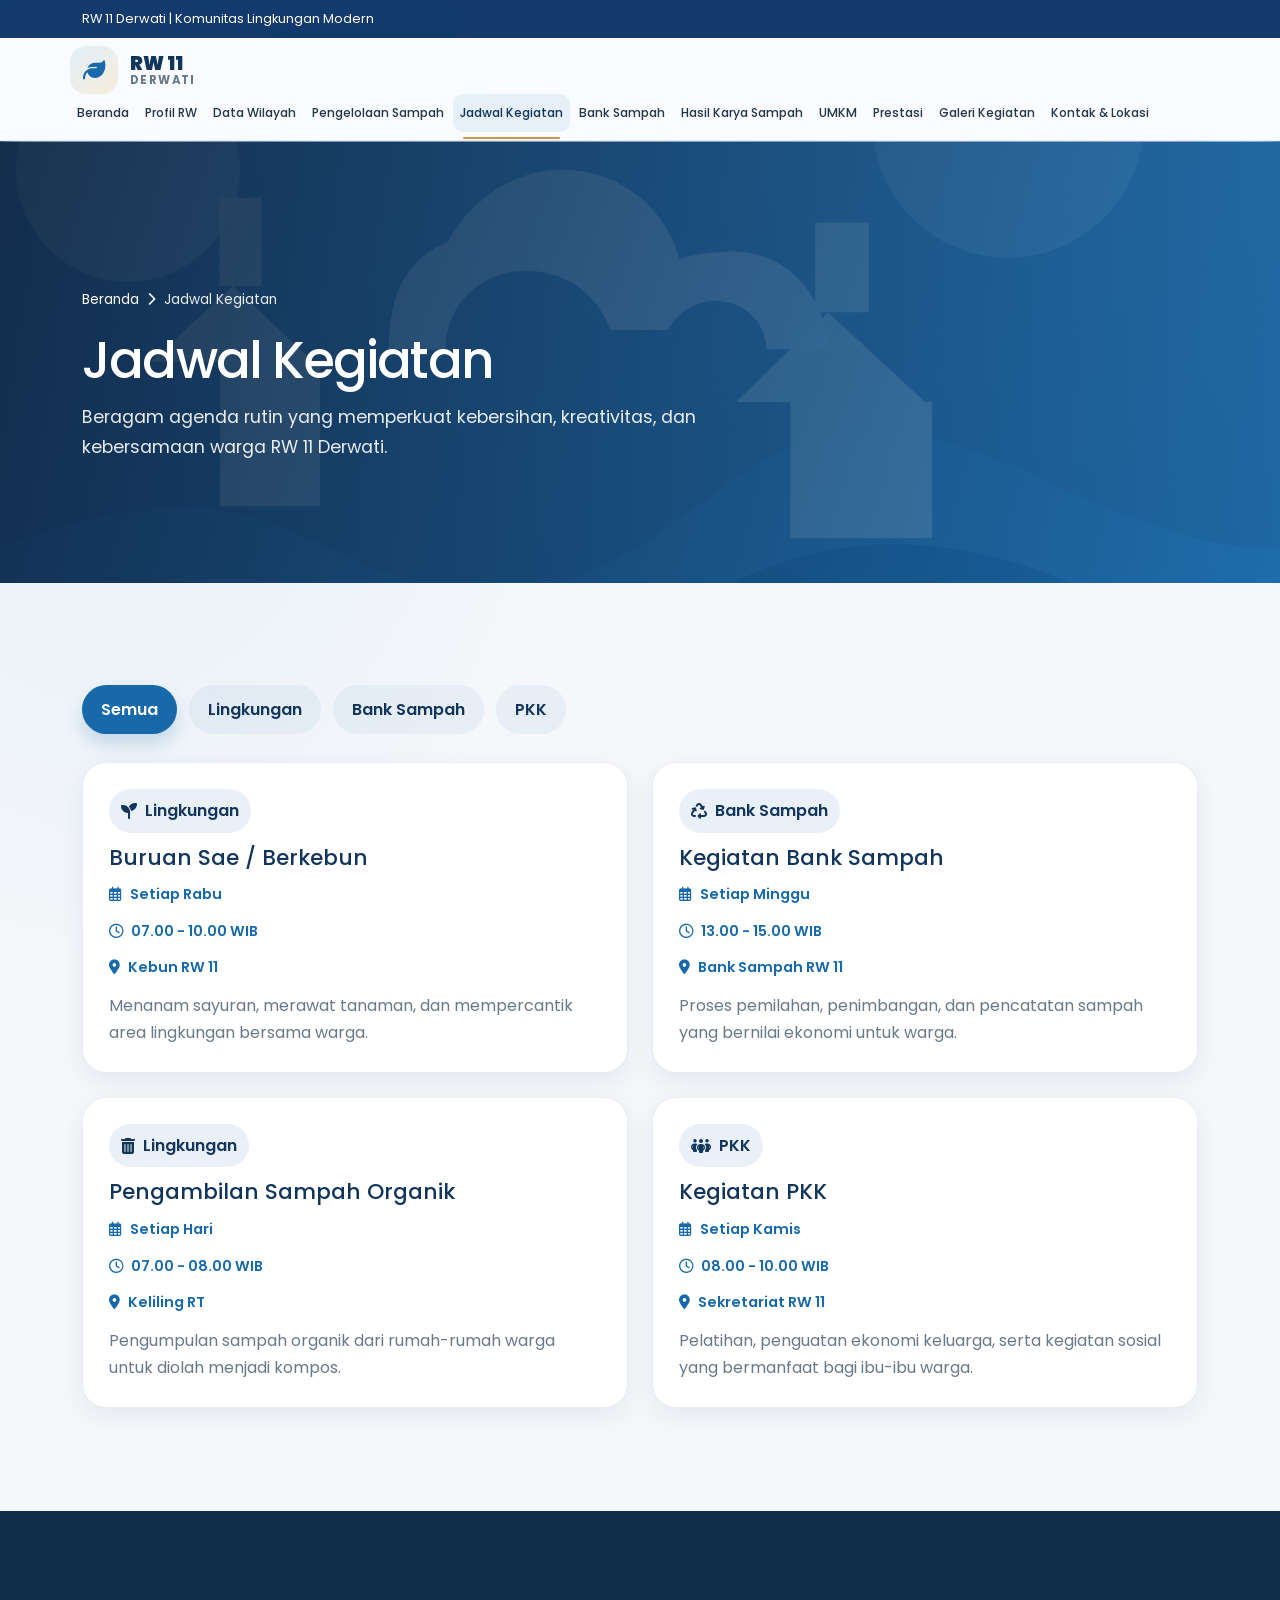
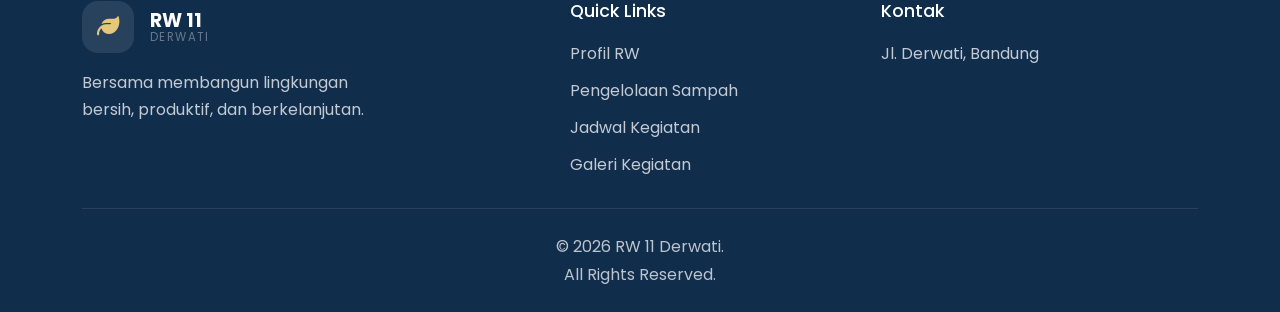
<file: jadwal-kegiatan.html>
<!DOCTYPE html>
<html lang="id">
  <head>
    <meta charset="UTF-8" />
    <meta name="viewport" content="width=device-width, initial-scale=1.0" />
    <title>Jadwal Kegiatan | RW 11 Derwati</title>
    <meta name="description" content="Jadwal kegiatan RW 11 Derwati untuk lingkungan, bank sampah, dan PKK." />
    <link rel="preconnect" href="https://fonts.googleapis.com" />
    <link rel="preconnect" href="https://fonts.gstatic.com" crossorigin />
    <link href="https://fonts.googleapis.com/css2?family=Poppins:wght@400;500;600;700;800&display=swap" rel="stylesheet" />
    <link rel="stylesheet" href="https://cdn.jsdelivr.net/npm/bootstrap@5.3.3/dist/css/bootstrap.min.css" />
    <link rel="stylesheet" href="https://cdnjs.cloudflare.com/ajax/libs/font-awesome/6.5.2/css/all.min.css" />
    <link rel="stylesheet" href="css/style.css" />
  </head>
  <body>
    <div class="topbar">
      <div class="container topbar-inner">
        <div>RW 11 Derwati | Komunitas Lingkungan Modern</div>
      </div>
    </div>

    <header class="header">
      <div class="container navbar">
        <a href="index.html" class="brand" aria-label="RW 11 Derwati home">
          <span class="brand-mark"><i class="fa-solid fa-leaf"></i></span>
          <span class="brand-text">
            <strong>RW 11</strong>
            <small>Derwati</small>
          </span>
        </a>

        <nav aria-label="Main menu">
          <ul class="nav-menu">
            <li class="nav-item"><a class="nav-link" href="index.html">Beranda</a></li>
            <li class="nav-item"><a class="nav-link" href="profil.html">Profil RW</a></li>
            <li class="nav-item"><a class="nav-link" href="data-wilayah.html">Data Wilayah</a></li>
            <li class="nav-item"><a class="nav-link" href="pengelolaan-sampah.html">Pengelolaan Sampah</a></li>
            <li class="nav-item"><a class="nav-link active" href="jadwal-kegiatan.html">Jadwal Kegiatan</a></li>
            <li class="nav-item"><a class="nav-link" href="bank-sampah.html">Bank Sampah</a></li>
            <li class="nav-item"><a class="nav-link" href="hasil-karya.html">Hasil Karya Sampah</a></li>
            <li class="nav-item"><a class="nav-link" href="umkm.html">UMKM</a></li>
            <li class="nav-item"><a class="nav-link" href="prestasi.html">Prestasi</a></li>
            <li class="nav-item"><a class="nav-link" href="galeri.html">Galeri Kegiatan</a></li>
            <li class="nav-item"><a class="nav-link" href="kontak.html">Kontak &amp; Lokasi</a></li>
          </ul>
        </nav>

        <button class="menu-toggle" type="button" aria-label="Buka menu mobile">
          <i class="fa-solid fa-bars"></i>
        </button>
      </div>
    </header>

    <aside class="mobile-menu" aria-label="Menu mobile">
      <div class="mobile-menu-header">
        <a href="index.html" class="brand" aria-label="RW 11 Derwati home">
          <span class="brand-mark"><i class="fa-solid fa-leaf"></i></span>
          <span class="brand-text">
            <strong>RW 11</strong>
            <small>Derwati</small>
          </span>
        </a>
        <button class="close-menu" type="button" aria-label="Tutup menu mobile">
          <i class="fa-solid fa-xmark"></i>
        </button>
      </div>
      <ul class="mobile-menu-list">
        <li class="mobile-menu-item"><a href="index.html">Beranda</a></li>
        <li class="mobile-menu-item"><a href="profil.html">Profil RW</a></li>
        <li class="mobile-menu-item"><a href="data-wilayah.html">Data Wilayah</a></li>
        <li class="mobile-menu-item"><a href="pengelolaan-sampah.html">Pengelolaan Sampah</a></li>
        <li class="mobile-menu-item"><a class="active" href="jadwal-kegiatan.html">Jadwal Kegiatan</a></li>
        <li class="mobile-menu-item"><a href="bank-sampah.html">Bank Sampah</a></li>
        <li class="mobile-menu-item"><a href="hasil-karya.html">Hasil Karya Sampah</a></li>
        <li class="mobile-menu-item"><a href="umkm.html">UMKM</a></li>
        <li class="mobile-menu-item"><a href="prestasi.html">Prestasi</a></li>
        <li class="mobile-menu-item"><a href="galeri.html">Galeri Kegiatan</a></li>
        <li class="mobile-menu-item"><a href="kontak.html">Kontak &amp; Lokasi</a></li>
      </ul>
    </aside>
    <div class="overlay" aria-hidden="true"></div>

    <main>
      <section class="page-hero">
        <div class="container reveal">
          <div class="breadcrumbs">
            <a href="index.html">Beranda</a>
            <span><i class="fa-solid fa-chevron-right"></i></span>
            <span>Jadwal Kegiatan</span>
          </div>
          <h1>Jadwal Kegiatan</h1>
          <p>Beragam agenda rutin yang memperkuat kebersihan, kreativitas, dan kebersamaan warga RW 11 Derwati.</p>
        </div>
      </section>

      <section class="section">
        <div class="container reveal">
          <div class="heading-row" style="display:block;">
            <div class="filter-bar" aria-label="Filter kegiatan">
              <button class="filter-btn active" data-filter="all" type="button">Semua</button>
              <button class="filter-btn" data-filter="lingkungan" type="button">Lingkungan</button>
              <button class="filter-btn" data-filter="bank-sampah" type="button">Bank Sampah</button>
              <button class="filter-btn" data-filter="pkk" type="button">PKK</button>
            </div>
          </div>

          <div class="kegiatan-grid">
            <article class="kegiatan-card card" data-category="lingkungan">
              <div class="chip"><i class="fa-solid fa-seedling"></i> Lingkungan</div>
              <h3>Buruan Sae / Berkebun</h3>
              <div class="kegiatan-meta"><i class="fa-regular fa-calendar-days"></i> Setiap Rabu</div>
              <div class="kegiatan-meta"><i class="fa-regular fa-clock"></i> 07.00 - 10.00 WIB</div>
              <div class="kegiatan-meta"><i class="fa-solid fa-location-dot"></i> Kebun RW 11</div>
              <p>Menanam sayuran, merawat tanaman, dan mempercantik area lingkungan bersama warga.</p>
            </article>

            <article class="kegiatan-card card" data-category="bank-sampah">
              <div class="chip"><i class="fa-solid fa-recycle"></i> Bank Sampah</div>
              <h3>Kegiatan Bank Sampah</h3>
              <div class="kegiatan-meta"><i class="fa-regular fa-calendar-days"></i> Setiap Minggu</div>
              <div class="kegiatan-meta"><i class="fa-regular fa-clock"></i> 13.00 - 15.00 WIB</div>
              <div class="kegiatan-meta"><i class="fa-solid fa-location-dot"></i> Bank Sampah RW 11</div>
              <p>Proses pemilahan, penimbangan, dan pencatatan sampah yang bernilai ekonomi untuk warga.</p>
            </article>

            <article class="kegiatan-card card" data-category="lingkungan">
              <div class="chip"><i class="fa-solid fa-trash-can"></i> Lingkungan</div>
              <h3>Pengambilan Sampah Organik</h3>
              <div class="kegiatan-meta"><i class="fa-regular fa-calendar-days"></i> Setiap Hari</div>
              <div class="kegiatan-meta"><i class="fa-regular fa-clock"></i> 07.00 - 08.00 WIB</div>
              <div class="kegiatan-meta"><i class="fa-solid fa-location-dot"></i> Keliling RT</div>
              <p>Pengumpulan sampah organik dari rumah-rumah warga untuk diolah menjadi kompos.</p>
            </article>

            <article class="kegiatan-card card" data-category="pkk">
              <div class="chip"><i class="fa-solid fa-people-group"></i> PKK</div>
              <h3>Kegiatan PKK</h3>
              <div class="kegiatan-meta"><i class="fa-regular fa-calendar-days"></i> Setiap Kamis</div>
              <div class="kegiatan-meta"><i class="fa-regular fa-clock"></i> 08.00 - 10.00 WIB</div>
              <div class="kegiatan-meta"><i class="fa-solid fa-location-dot"></i> Sekretariat RW 11</div>
              <p>Pelatihan, penguatan ekonomi keluarga, serta kegiatan sosial yang bermanfaat bagi ibu-ibu warga.</p>
            </article>
          </div>
        </div>
      </section>
    </main>

    <footer class="footer">
      <div class="container">
        <div class="footer-grid">
          <div>
            <div class="footer-brand">
              <span class="brand-mark"><i class="fa-solid fa-leaf"></i></span>
              <span class="brand-text" style="color: #fff;">
                <strong>RW 11</strong>
                <small>Derwati</small>
              </span>
            </div>
            <p>
              Bersama membangun lingkungan<br />bersih, produktif, dan berkelanjutan.
            </p>
          </div>

          <div>
            <h4>Quick Links</h4>
            <ul class="footer-links">
              <li><a href="profil.html">Profil RW</a></li>
              <li><a href="pengelolaan-sampah.html">Pengelolaan Sampah</a></li>
              <li><a href="jadwal-kegiatan.html">Jadwal Kegiatan</a></li>
              <li><a href="galeri.html">Galeri Kegiatan</a></li>
            </ul>
          </div>

          <div>
            <h4>Kontak</h4>
            <ul class="footer-contact">
              <li>Jl. Derwati, Bandung</li>
            </ul>
          </div>
        </div>
        <div class="footer-bottom">
          © 2026 RW 11 Derwati.<br />All Rights Reserved.
        </div>
      </div>
    </footer>

    <script src="https://cdn.jsdelivr.net/npm/bootstrap@5.3.3/dist/js/bootstrap.bundle.min.js"></script>
    <script src="js/script.js"></script>
  </body>
</html>
</file>
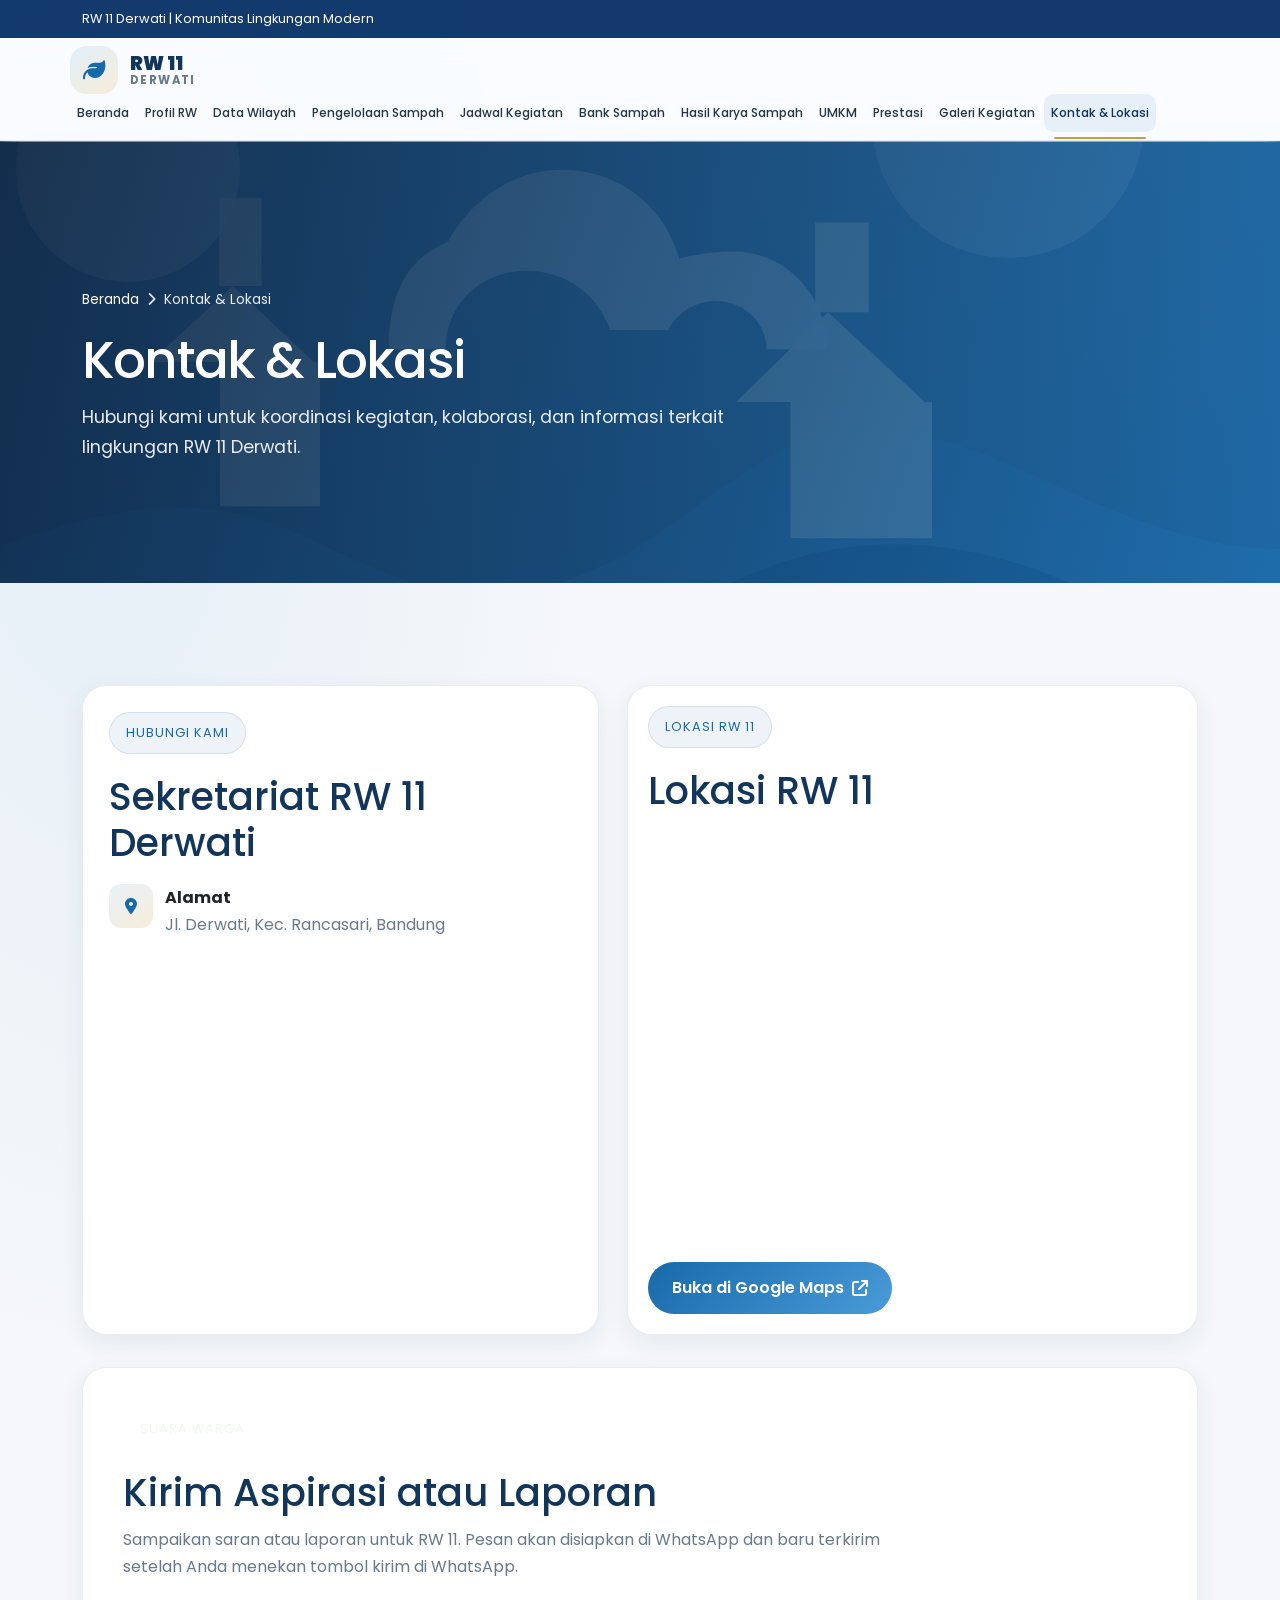
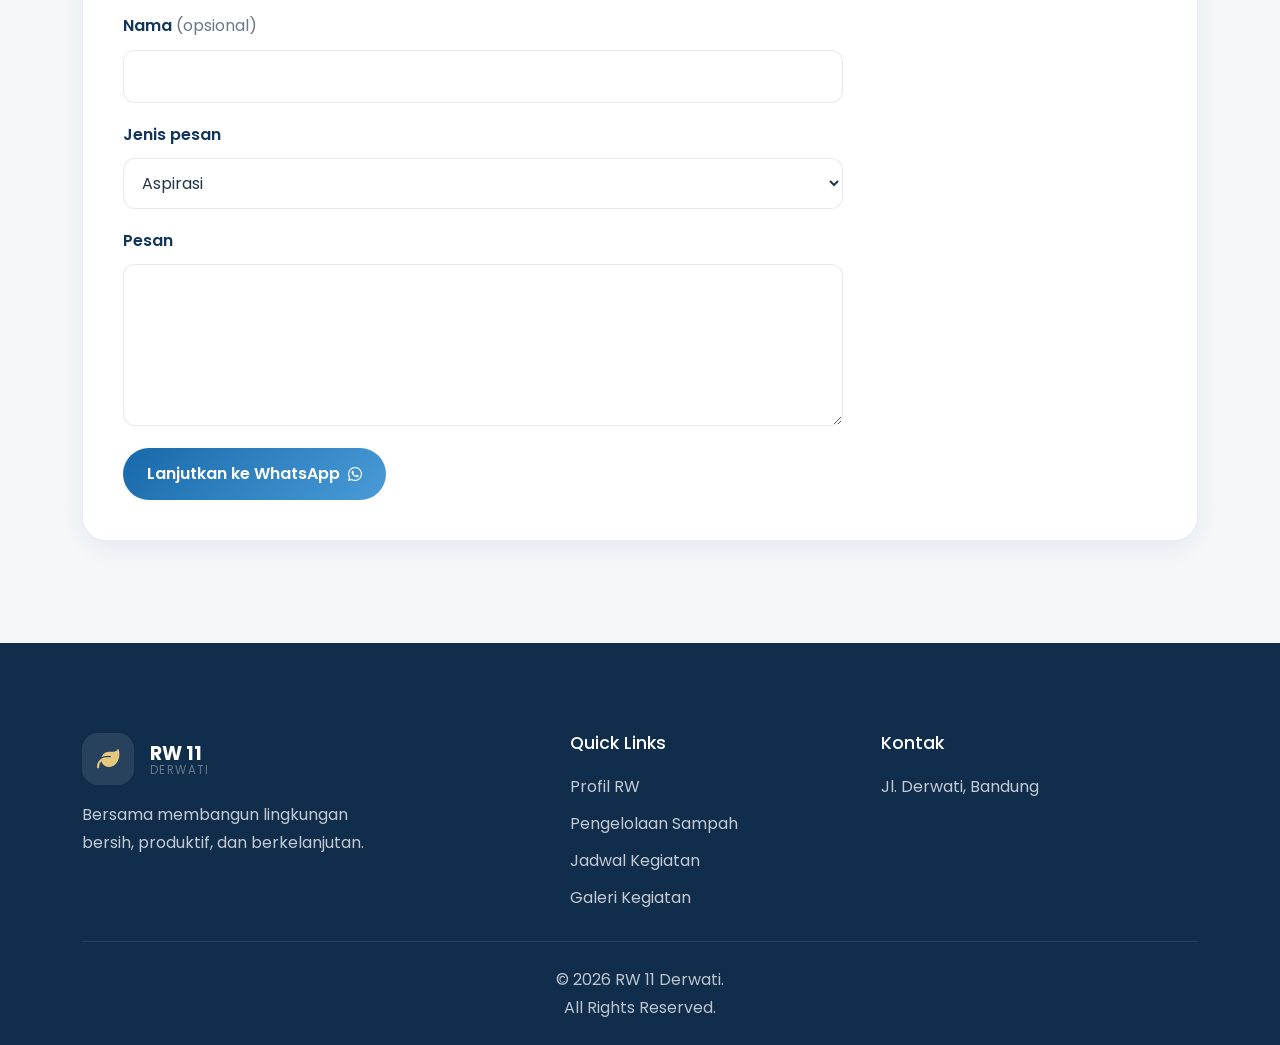
<file: kontak.html>
<!DOCTYPE html>
<html lang="id">
  <head>
    <meta charset="UTF-8" />
    <meta name="viewport" content="width=device-width, initial-scale=1.0" />
    <title>Kontak &amp; Lokasi | RW 11 Derwati</title>
    <meta name="description" content="Informasi lokasi RW 11 Derwati dan formulir aspirasi warga." />
    <link rel="preconnect" href="https://fonts.googleapis.com" />
    <link rel="preconnect" href="https://fonts.gstatic.com" crossorigin />
    <link href="https://fonts.googleapis.com/css2?family=Poppins:wght@400;500;600;700;800&display=swap" rel="stylesheet" />
    <link rel="stylesheet" href="https://cdn.jsdelivr.net/npm/bootstrap@5.3.3/dist/css/bootstrap.min.css" />
    <link rel="stylesheet" href="https://cdnjs.cloudflare.com/ajax/libs/font-awesome/6.5.2/css/all.min.css" />
    <link rel="stylesheet" href="css/style.css" />
  </head>
  <body>
    <div class="topbar">
      <div class="container topbar-inner">
        <div>RW 11 Derwati | Komunitas Lingkungan Modern</div>
      </div>
    </div>

    <header class="header">
      <div class="container navbar">
        <a href="index.html" class="brand" aria-label="RW 11 Derwati home">
          <span class="brand-mark"><i class="fa-solid fa-leaf"></i></span>
          <span class="brand-text">
            <strong>RW 11</strong>
            <small>Derwati</small>
          </span>
        </a>

        <nav aria-label="Main menu">
          <ul class="nav-menu">
            <li class="nav-item"><a class="nav-link" href="index.html">Beranda</a></li>
            <li class="nav-item"><a class="nav-link" href="profil.html">Profil RW</a></li>
            <li class="nav-item"><a class="nav-link" href="data-wilayah.html">Data Wilayah</a></li>
            <li class="nav-item"><a class="nav-link" href="pengelolaan-sampah.html">Pengelolaan Sampah</a></li>
            <li class="nav-item"><a class="nav-link" href="jadwal-kegiatan.html">Jadwal Kegiatan</a></li>
            <li class="nav-item"><a class="nav-link" href="bank-sampah.html">Bank Sampah</a></li>
            <li class="nav-item"><a class="nav-link" href="hasil-karya.html">Hasil Karya Sampah</a></li>
            <li class="nav-item"><a class="nav-link" href="umkm.html">UMKM</a></li>
            <li class="nav-item"><a class="nav-link" href="prestasi.html">Prestasi</a></li>
            <li class="nav-item"><a class="nav-link" href="galeri.html">Galeri Kegiatan</a></li>
            <li class="nav-item"><a class="nav-link active" href="kontak.html">Kontak &amp; Lokasi</a></li>
          </ul>
        </nav>

        <button class="menu-toggle" type="button" aria-label="Buka menu mobile">
          <i class="fa-solid fa-bars"></i>
        </button>
      </div>
    </header>

    <aside class="mobile-menu" aria-label="Menu mobile">
      <div class="mobile-menu-header">
        <a href="index.html" class="brand" aria-label="RW 11 Derwati home">
          <span class="brand-mark"><i class="fa-solid fa-leaf"></i></span>
          <span class="brand-text">
            <strong>RW 11</strong>
            <small>Derwati</small>
          </span>
        </a>
        <button class="close-menu" type="button" aria-label="Tutup menu mobile">
          <i class="fa-solid fa-xmark"></i>
        </button>
      </div>
      <ul class="mobile-menu-list">
        <li class="mobile-menu-item"><a href="index.html">Beranda</a></li>
        <li class="mobile-menu-item"><a href="profil.html">Profil RW</a></li>
        <li class="mobile-menu-item"><a href="data-wilayah.html">Data Wilayah</a></li>
        <li class="mobile-menu-item"><a href="pengelolaan-sampah.html">Pengelolaan Sampah</a></li>
        <li class="mobile-menu-item"><a href="jadwal-kegiatan.html">Jadwal Kegiatan</a></li>
        <li class="mobile-menu-item"><a href="bank-sampah.html">Bank Sampah</a></li>
        <li class="mobile-menu-item"><a href="hasil-karya.html">Hasil Karya Sampah</a></li>
        <li class="mobile-menu-item"><a href="umkm.html">UMKM</a></li>
        <li class="mobile-menu-item"><a href="prestasi.html">Prestasi</a></li>
        <li class="mobile-menu-item"><a href="galeri.html">Galeri Kegiatan</a></li>
        <li class="mobile-menu-item"><a class="active" href="kontak.html">Kontak &amp; Lokasi</a></li>
      </ul>
    </aside>
    <div class="overlay" aria-hidden="true"></div>

    <main>
      <section class="page-hero">
        <div class="container reveal">
          <div class="breadcrumbs">
            <a href="index.html">Beranda</a>
            <span><i class="fa-solid fa-chevron-right"></i></span>
            <span>Kontak &amp; Lokasi</span>
          </div>
          <h1>Kontak &amp; Lokasi</h1>
          <p>Hubungi kami untuk koordinasi kegiatan, kolaborasi, dan informasi terkait lingkungan RW 11 Derwati.</p>
        </div>
      </section>

      <section class="section">
        <div class="container reveal">
          <div class="contact-grid">
            <div class="contact-card card">
              <div>
                <div class="eyebrow" style="background: rgba(20,85,160,0.07); color: var(--primary); border-color: rgba(20,85,160,0.12);">Hubungi Kami</div>
                <h2 class="section-title" style="margin-bottom: 0;">Sekretariat RW 11 Derwati</h2>
              </div>

              <ul class="contact-list">
                <li>
                  <span class="contact-icon"><i class="fa-solid fa-location-dot"></i></span>
                  <div>
                    <strong>Alamat</strong>
                    <p>Jl. Derwati, Kec. Rancasari, Bandung</p>
                  </div>
                </li>
              </ul>
            </div>

            <div class="map-card">
              <div class="heading-row" style="padding: 20px 20px 0; margin-bottom: 0;">
                <div>
                  <div class="eyebrow" style="background: rgba(20,85,160,0.07); color: var(--primary); border-color: rgba(20,85,160,0.12);">Lokasi RW 11</div>
                  <h2 class="section-title" style="margin-bottom: 0;">Lokasi RW 11</h2>
                </div>
              </div>
              <iframe
                src="https://www.google.com/maps?q=Bandung%20Derwati&z=14&output=embed"
                loading="lazy"
                referrerpolicy="no-referrer-when-downgrade"
                title="Lokasi RW 11 Derwati"
              ></iframe>
              <div style="padding: 20px;">
                <a class="btn btn-primary" href="https://maps.app.goo.gl/jcBGs4kPyyFew5rg9" target="_blank" rel="noreferrer">
                  Buka di Google Maps <i class="fa-solid fa-arrow-up-right-from-square"></i>
                </a>
              </div>
            </div>
          </div>

          <section class="aspiration-card card" aria-labelledby="aspiration-title">
            <div class="eyebrow">Suara Warga</div>
            <h2 class="section-title" id="aspiration-title">Kirim Aspirasi atau Laporan</h2>
            <p class="aspiration-description">Sampaikan saran atau laporan untuk RW 11. Pesan akan disiapkan di WhatsApp dan baru terkirim setelah Anda menekan tombol kirim di WhatsApp.</p>
            <form class="aspiration-form" id="aspirationForm">
              <label for="aspirationName">Nama <span>(opsional)</span></label>
              <input id="aspirationName" name="name" type="text" maxlength="80" autocomplete="name" />

              <label for="aspirationCategory">Jenis pesan</label>
              <select id="aspirationCategory" name="category" required>
                <option value="Aspirasi">Aspirasi</option>
                <option value="Laporan masalah">Laporan masalah</option>
                <option value="Saran kegiatan">Saran kegiatan</option>
              </select>

              <label for="aspirationMessage">Pesan</label>
              <textarea id="aspirationMessage" name="message" rows="5" maxlength="1500" required></textarea>

              <button class="btn btn-primary" type="submit">Lanjutkan ke WhatsApp <i class="fa-brands fa-whatsapp"></i></button>
            </form>
          </section>
        </div>
      </section>
    </main>

    <footer class="footer">
      <div class="container">
        <div class="footer-grid">
          <div>
            <div class="footer-brand">
              <span class="brand-mark"><i class="fa-solid fa-leaf"></i></span>
              <span class="brand-text" style="color: #fff;">
                <strong>RW 11</strong>
                <small>Derwati</small>
              </span>
            </div>
            <p>
              Bersama membangun lingkungan<br />bersih, produktif, dan berkelanjutan.
            </p>
          </div>

          <div>
            <h4>Quick Links</h4>
            <ul class="footer-links">
              <li><a href="profil.html">Profil RW</a></li>
              <li><a href="pengelolaan-sampah.html">Pengelolaan Sampah</a></li>
              <li><a href="jadwal-kegiatan.html">Jadwal Kegiatan</a></li>
              <li><a href="galeri.html">Galeri Kegiatan</a></li>
            </ul>
          </div>

          <div>
            <h4>Kontak</h4>
            <ul class="footer-contact">
              <li>Jl. Derwati, Bandung</li>
            </ul>
          </div>
        </div>
        <div class="footer-bottom">
          © 2026 RW 11 Derwati.<br />All Rights Reserved.
        </div>
      </div>
    </footer>

    <script src="https://cdn.jsdelivr.net/npm/bootstrap@5.3.3/dist/js/bootstrap.bundle.min.js"></script>
    <script src="js/script.js"></script>
  </body>
</html>
</file>
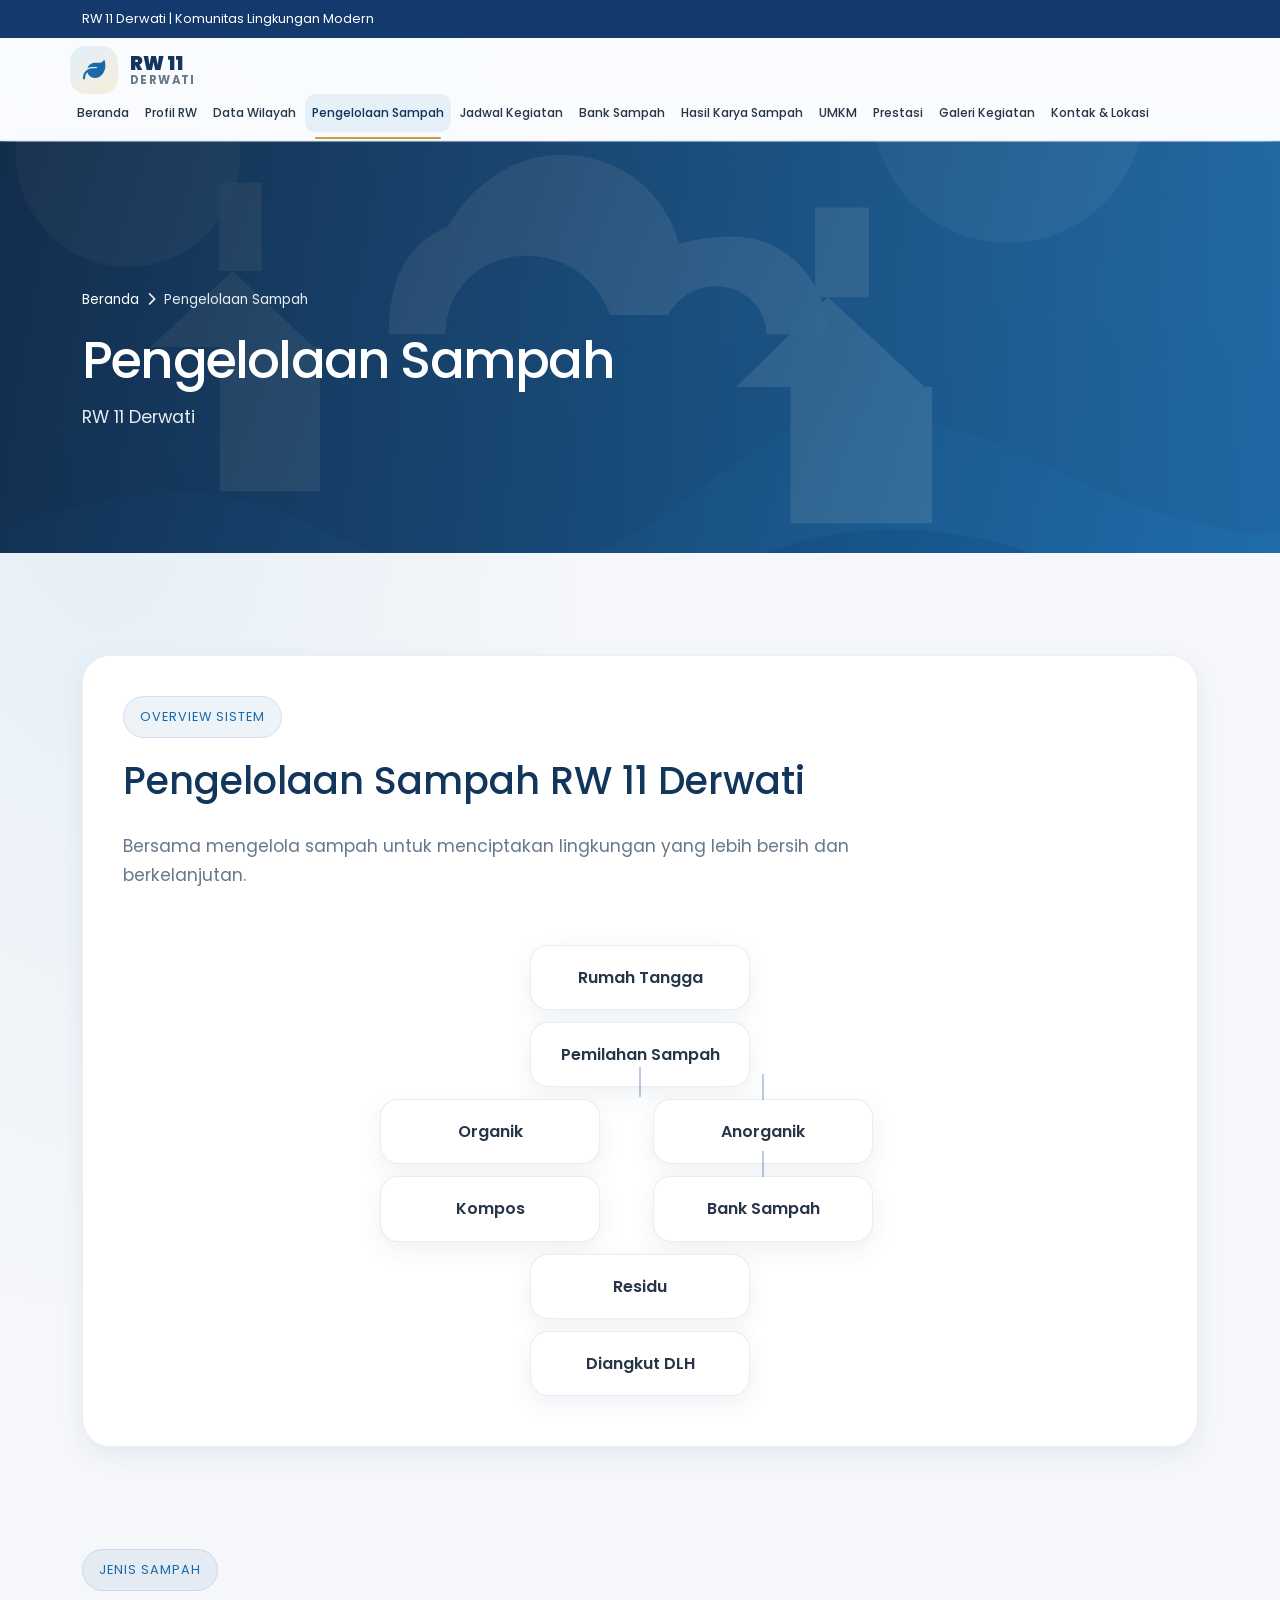
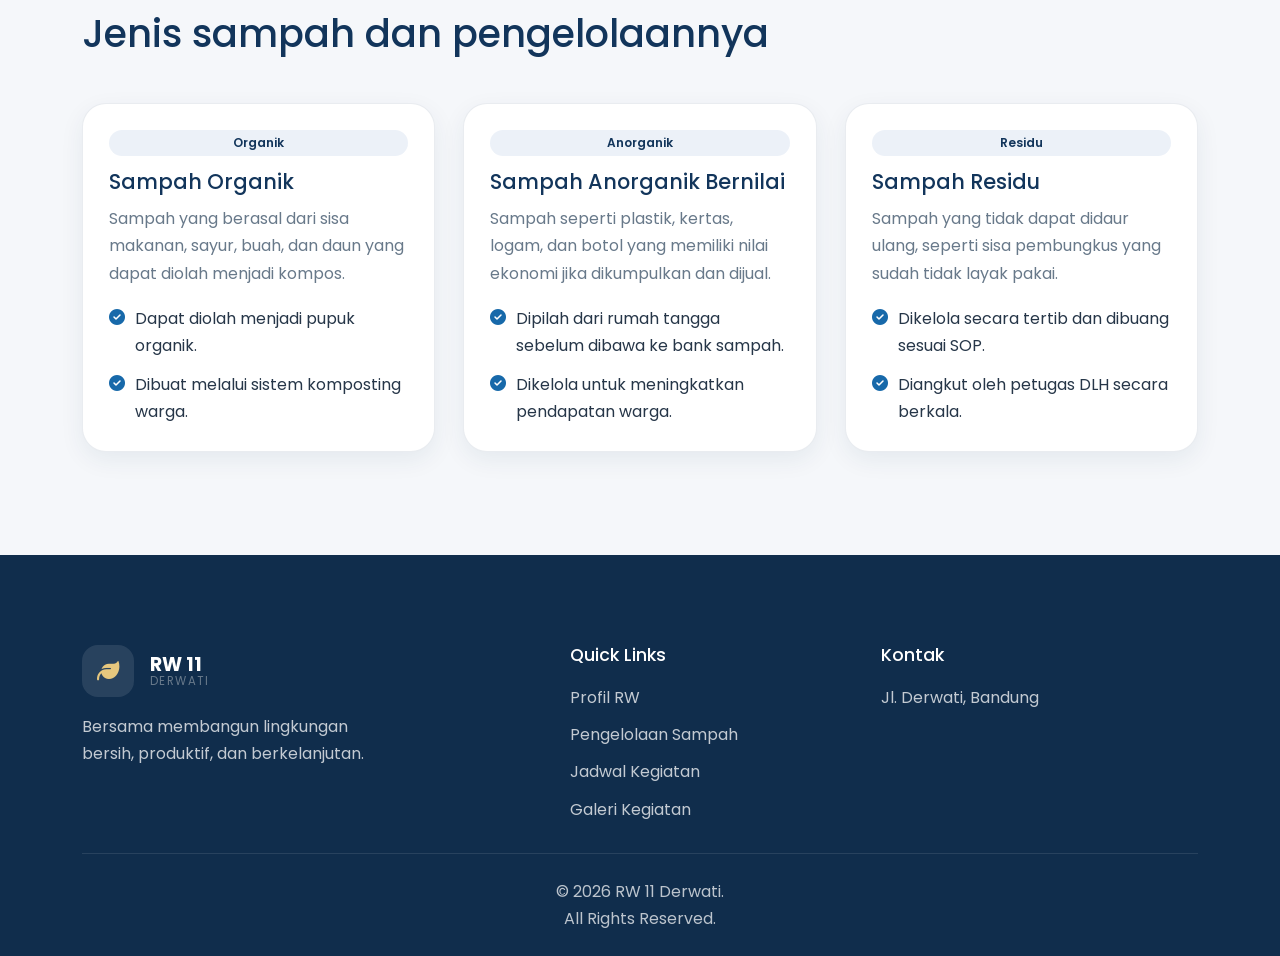
<file: pengelolaan-sampah.html>
<!DOCTYPE html>
<html lang="id">
  <head>
    <meta charset="UTF-8" />
    <meta name="viewport" content="width=device-width, initial-scale=1.0" />
    <title>Pengelolaan Sampah | RW 11 Derwati</title>
    <meta name="description" content="Sistem pengelolaan sampah RW 11 Derwati: pemilahan, bank sampah, kompos, dan pengelolaan residu." />
    <link rel="preconnect" href="https://fonts.googleapis.com" />
    <link rel="preconnect" href="https://fonts.gstatic.com" crossorigin />
    <link href="https://fonts.googleapis.com/css2?family=Poppins:wght@400;500;600;700;800&display=swap" rel="stylesheet" />
    <link rel="stylesheet" href="https://cdn.jsdelivr.net/npm/bootstrap@5.3.3/dist/css/bootstrap.min.css" />
    <link rel="stylesheet" href="https://cdnjs.cloudflare.com/ajax/libs/font-awesome/6.5.2/css/all.min.css" />
    <link rel="stylesheet" href="css/style.css" />
  </head>
  <body>
    <div class="topbar">
      <div class="container topbar-inner">
        <div>RW 11 Derwati | Komunitas Lingkungan Modern</div>
      </div>
    </div>

    <header class="header">
      <div class="container navbar">
        <a href="index.html" class="brand" aria-label="RW 11 Derwati home">
          <span class="brand-mark"><i class="fa-solid fa-leaf"></i></span>
          <span class="brand-text">
            <strong>RW 11</strong>
            <small>Derwati</small>
          </span>
        </a>

        <nav aria-label="Main menu">
          <ul class="nav-menu">
            <li class="nav-item"><a class="nav-link" href="index.html">Beranda</a></li>
            <li class="nav-item"><a class="nav-link" href="profil.html">Profil RW</a></li>
            <li class="nav-item"><a class="nav-link" href="data-wilayah.html">Data Wilayah</a></li>
            <li class="nav-item"><a class="nav-link active" href="pengelolaan-sampah.html">Pengelolaan Sampah</a></li>
            <li class="nav-item"><a class="nav-link" href="jadwal-kegiatan.html">Jadwal Kegiatan</a></li>
            <li class="nav-item"><a class="nav-link" href="bank-sampah.html">Bank Sampah</a></li>
            <li class="nav-item"><a class="nav-link" href="hasil-karya.html">Hasil Karya Sampah</a></li>
            <li class="nav-item"><a class="nav-link" href="umkm.html">UMKM</a></li>
            <li class="nav-item"><a class="nav-link" href="prestasi.html">Prestasi</a></li>
            <li class="nav-item"><a class="nav-link" href="galeri.html">Galeri Kegiatan</a></li>
            <li class="nav-item"><a class="nav-link" href="kontak.html">Kontak &amp; Lokasi</a></li>
          </ul>
        </nav>

        <button class="menu-toggle" type="button" aria-label="Buka menu mobile">
          <i class="fa-solid fa-bars"></i>
        </button>
      </div>
    </header>

    <aside class="mobile-menu" aria-label="Menu mobile">
      <div class="mobile-menu-header">
        <a href="index.html" class="brand" aria-label="RW 11 Derwati home">
          <span class="brand-mark"><i class="fa-solid fa-leaf"></i></span>
          <span class="brand-text">
            <strong>RW 11</strong>
            <small>Derwati</small>
          </span>
        </a>
        <button class="close-menu" type="button" aria-label="Tutup menu mobile">
          <i class="fa-solid fa-xmark"></i>
        </button>
      </div>
      <ul class="mobile-menu-list">
        <li class="mobile-menu-item"><a href="index.html">Beranda</a></li>
        <li class="mobile-menu-item"><a href="profil.html">Profil RW</a></li>
        <li class="mobile-menu-item"><a href="data-wilayah.html">Data Wilayah</a></li>
        <li class="mobile-menu-item"><a class="active" href="pengelolaan-sampah.html">Pengelolaan Sampah</a></li>
        <li class="mobile-menu-item"><a href="jadwal-kegiatan.html">Jadwal Kegiatan</a></li>
        <li class="mobile-menu-item"><a href="bank-sampah.html">Bank Sampah</a></li>
        <li class="mobile-menu-item"><a href="hasil-karya.html">Hasil Karya Sampah</a></li>
        <li class="mobile-menu-item"><a href="umkm.html">UMKM</a></li>
        <li class="mobile-menu-item"><a href="prestasi.html">Prestasi</a></li>
        <li class="mobile-menu-item"><a href="galeri.html">Galeri Kegiatan</a></li>
        <li class="mobile-menu-item"><a href="kontak.html">Kontak &amp; Lokasi</a></li>
      </ul>
    </aside>
    <div class="overlay" aria-hidden="true"></div>

    <main>
      <section class="page-hero">
        <div class="container reveal">
          <div class="breadcrumbs">
            <a href="index.html">Beranda</a>
            <span><i class="fa-solid fa-chevron-right"></i></span>
            <span>Pengelolaan Sampah</span>
          </div>
          <h1>Pengelolaan Sampah</h1>
          <p>RW 11 Derwati</p>
        </div>
      </section>

      <section class="section">
        <div class="container reveal">
          <div class="section-shell">
            <div class="heading-row">
              <div>
                <div class="eyebrow" style="background: rgba(20,85,160,0.07); color: var(--primary); border-color: rgba(20,85,160,0.12);">Overview Sistem</div>
                <h2 class="section-title" style="margin-bottom: 0;">Pengelolaan Sampah RW 11 Derwati</h2>
              </div>
            </div>
            <p style="max-width: 780px; color: var(--muted); font-size: 1.08rem; margin-top: 18px; margin-bottom: 24px;">
              Bersama mengelola sampah untuk menciptakan lingkungan yang lebih bersih dan berkelanjutan.
            </p>

            <div class="diagram">
              <div class="flow-node">Rumah Tangga</div>
              <div class="flow-node">Pemilahan Sampah</div>
              <div class="flow-branch">
                <div class="flow-node">Organik</div>
                <div class="flow-node">Anorganik</div>
              </div>
              <div class="flow-branch">
                <div class="flow-node">Kompos</div>
                <div class="flow-node">Bank Sampah</div>
              </div>
              <div class="flow-node">Residu</div>
              <div class="flow-node">Diangkut DLH</div>
            </div>
          </div>
        </div>
      </section>

      <section class="section" style="padding-top: 0;">
        <div class="container reveal">
          <div class="heading-row">
            <div>
              <div class="eyebrow" style="background: rgba(20,85,160,0.07); color: var(--primary); border-color: rgba(20,85,160,0.12);">Jenis Sampah</div>
              <h2 class="section-title">Jenis sampah dan pengelolaannya</h2>
            </div>
          </div>

          <div class="waste-grid">
            <article class="waste-card card">
              <span class="badge">Organik</span>
              <h3>Sampah Organik</h3>
              <p>Sampah yang berasal dari sisa makanan, sayur, buah, dan daun yang dapat diolah menjadi kompos.</p>
              <ul class="card-list">
                <li><i class="fa-solid fa-circle-check"></i> Dapat diolah menjadi pupuk organik.</li>
                <li><i class="fa-solid fa-circle-check"></i> Dibuat melalui sistem komposting warga.</li>
              </ul>
            </article>

            <article class="waste-card card">
              <span class="badge">Anorganik</span>
              <h3>Sampah Anorganik Bernilai</h3>
              <p>Sampah seperti plastik, kertas, logam, dan botol yang memiliki nilai ekonomi jika dikumpulkan dan dijual.</p>
              <ul class="card-list">
                <li><i class="fa-solid fa-circle-check"></i> Dipilah dari rumah tangga sebelum dibawa ke bank sampah.</li>
                <li><i class="fa-solid fa-circle-check"></i> Dikelola untuk meningkatkan pendapatan warga.</li>
              </ul>
            </article>

            <article class="waste-card card">
              <span class="badge">Residu</span>
              <h3>Sampah Residu</h3>
              <p>Sampah yang tidak dapat didaur ulang, seperti sisa pembungkus yang sudah tidak layak pakai.</p>
              <ul class="card-list">
                <li><i class="fa-solid fa-circle-check"></i> Dikelola secara tertib dan dibuang sesuai SOP.</li>
                <li><i class="fa-solid fa-circle-check"></i> Diangkut oleh petugas DLH secara berkala.</li>
              </ul>
            </article>
          </div>
        </div>
      </section>
    </main>

    <footer class="footer">
      <div class="container">
        <div class="footer-grid">
          <div>
            <div class="footer-brand">
              <span class="brand-mark"><i class="fa-solid fa-leaf"></i></span>
              <span class="brand-text" style="color: #fff;">
                <strong>RW 11</strong>
                <small>Derwati</small>
              </span>
            </div>
            <p>
              Bersama membangun lingkungan<br />bersih, produktif, dan berkelanjutan.
            </p>
          </div>

          <div>
            <h4>Quick Links</h4>
            <ul class="footer-links">
              <li><a href="profil.html">Profil RW</a></li>
              <li><a href="pengelolaan-sampah.html">Pengelolaan Sampah</a></li>
              <li><a href="jadwal-kegiatan.html">Jadwal Kegiatan</a></li>
              <li><a href="galeri.html">Galeri Kegiatan</a></li>
            </ul>
          </div>

          <div>
            <h4>Kontak</h4>
            <ul class="footer-contact">
              <li>Jl. Derwati, Bandung</li>
            </ul>
          </div>
        </div>
        <div class="footer-bottom">
          © 2026 RW 11 Derwati.<br />All Rights Reserved.
        </div>
      </div>
    </footer>

    <script src="https://cdn.jsdelivr.net/npm/bootstrap@5.3.3/dist/js/bootstrap.bundle.min.js"></script>
    <script src="js/script.js"></script>
  </body>
</html>
</file>
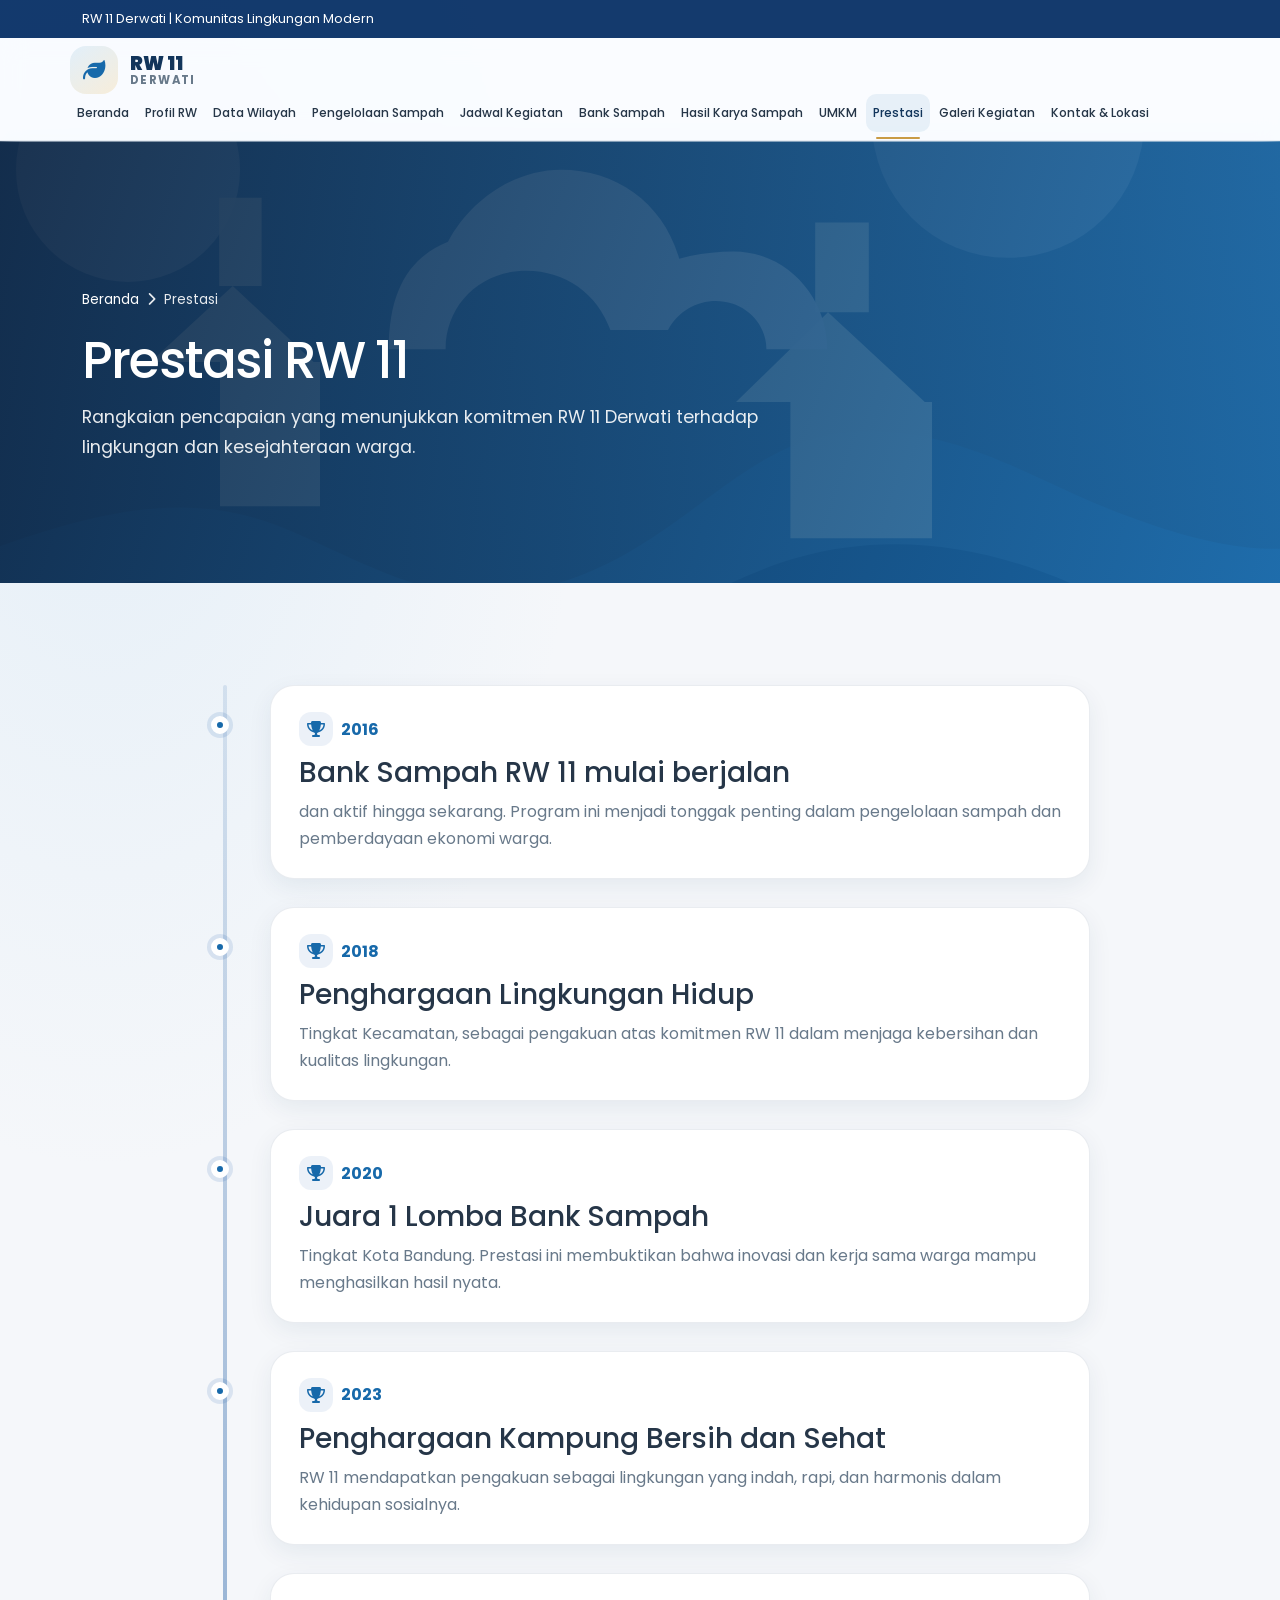
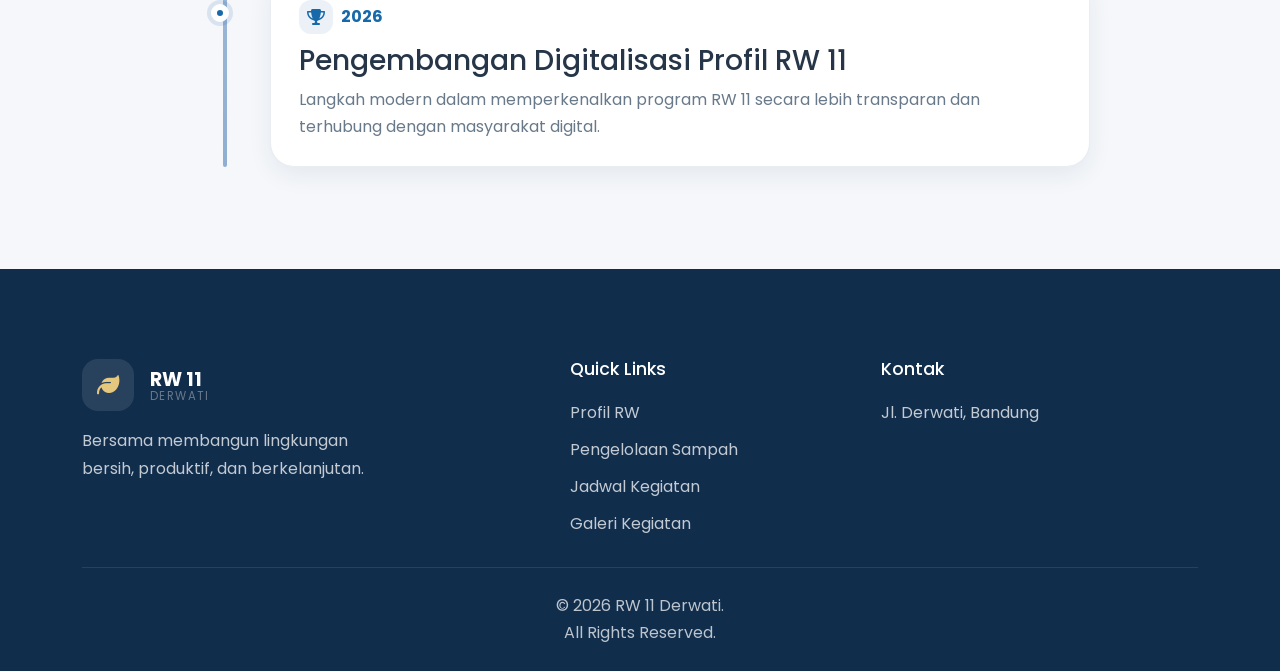
<file: prestasi.html>
<!DOCTYPE html>
<html lang="id">
  <head>
    <meta charset="UTF-8" />
    <meta name="viewport" content="width=device-width, initial-scale=1.0" />
    <title>Prestasi | RW 11 Derwati</title>
    <meta name="description" content="Prestasi RW 11 Derwati, penghargaan lingkungan, bank sampah, dan digitalisasi komunitas." />
    <link rel="preconnect" href="https://fonts.googleapis.com" />
    <link rel="preconnect" href="https://fonts.gstatic.com" crossorigin />
    <link href="https://fonts.googleapis.com/css2?family=Poppins:wght@400;500;600;700;800&display=swap" rel="stylesheet" />
    <link rel="stylesheet" href="https://cdn.jsdelivr.net/npm/bootstrap@5.3.3/dist/css/bootstrap.min.css" />
    <link rel="stylesheet" href="https://cdnjs.cloudflare.com/ajax/libs/font-awesome/6.5.2/css/all.min.css" />
    <link rel="stylesheet" href="css/style.css" />
  </head>
  <body>
    <div class="topbar">
      <div class="container topbar-inner">
        <div>RW 11 Derwati | Komunitas Lingkungan Modern</div>
      </div>
    </div>

    <header class="header">
      <div class="container navbar">
        <a href="index.html" class="brand" aria-label="RW 11 Derwati home">
          <span class="brand-mark"><i class="fa-solid fa-leaf"></i></span>
          <span class="brand-text">
            <strong>RW 11</strong>
            <small>Derwati</small>
          </span>
        </a>

        <nav aria-label="Main menu">
          <ul class="nav-menu">
            <li class="nav-item"><a class="nav-link" href="index.html">Beranda</a></li>
            <li class="nav-item"><a class="nav-link" href="profil.html">Profil RW</a></li>
            <li class="nav-item"><a class="nav-link" href="data-wilayah.html">Data Wilayah</a></li>
            <li class="nav-item"><a class="nav-link" href="pengelolaan-sampah.html">Pengelolaan Sampah</a></li>
            <li class="nav-item"><a class="nav-link" href="jadwal-kegiatan.html">Jadwal Kegiatan</a></li>
            <li class="nav-item"><a class="nav-link" href="bank-sampah.html">Bank Sampah</a></li>
            <li class="nav-item"><a class="nav-link" href="hasil-karya.html">Hasil Karya Sampah</a></li>
            <li class="nav-item"><a class="nav-link" href="umkm.html">UMKM</a></li>
            <li class="nav-item"><a class="nav-link active" href="prestasi.html">Prestasi</a></li>
            <li class="nav-item"><a class="nav-link" href="galeri.html">Galeri Kegiatan</a></li>
            <li class="nav-item"><a class="nav-link" href="kontak.html">Kontak &amp; Lokasi</a></li>
          </ul>
        </nav>

        <button class="menu-toggle" type="button" aria-label="Buka menu mobile">
          <i class="fa-solid fa-bars"></i>
        </button>
      </div>
    </header>

    <aside class="mobile-menu" aria-label="Menu mobile">
      <div class="mobile-menu-header">
        <a href="index.html" class="brand" aria-label="RW 11 Derwati home">
          <span class="brand-mark"><i class="fa-solid fa-leaf"></i></span>
          <span class="brand-text">
            <strong>RW 11</strong>
            <small>Derwati</small>
          </span>
        </a>
        <button class="close-menu" type="button" aria-label="Tutup menu mobile">
          <i class="fa-solid fa-xmark"></i>
        </button>
      </div>
      <ul class="mobile-menu-list">
        <li class="mobile-menu-item"><a href="index.html">Beranda</a></li>
        <li class="mobile-menu-item"><a href="profil.html">Profil RW</a></li>
        <li class="mobile-menu-item"><a href="data-wilayah.html">Data Wilayah</a></li>
        <li class="mobile-menu-item"><a href="pengelolaan-sampah.html">Pengelolaan Sampah</a></li>
        <li class="mobile-menu-item"><a href="jadwal-kegiatan.html">Jadwal Kegiatan</a></li>
        <li class="mobile-menu-item"><a href="bank-sampah.html">Bank Sampah</a></li>
        <li class="mobile-menu-item"><a href="hasil-karya.html">Hasil Karya Sampah</a></li>
        <li class="mobile-menu-item"><a href="umkm.html">UMKM</a></li>
        <li class="mobile-menu-item"><a class="active" href="prestasi.html">Prestasi</a></li>
        <li class="mobile-menu-item"><a href="galeri.html">Galeri Kegiatan</a></li>
        <li class="mobile-menu-item"><a href="kontak.html">Kontak &amp; Lokasi</a></li>
      </ul>
    </aside>
    <div class="overlay" aria-hidden="true"></div>

    <main>
      <section class="page-hero">
        <div class="container reveal">
          <div class="breadcrumbs">
            <a href="index.html">Beranda</a>
            <span><i class="fa-solid fa-chevron-right"></i></span>
            <span>Prestasi</span>
          </div>
          <h1>Prestasi RW 11</h1>
          <p>Rangkaian pencapaian yang menunjukkan komitmen RW 11 Derwati terhadap lingkungan dan kesejahteraan warga.</p>
        </div>
      </section>

      <section class="section">
        <div class="container reveal">
          <div class="timeline">
            <article class="timeline-item">
              <div class="timeline-year"><i class="fa-solid fa-trophy"></i> 2016</div>
              <h3>Bank Sampah RW 11 mulai berjalan</h3>
              <p>dan aktif hingga sekarang. Program ini menjadi tonggak penting dalam pengelolaan sampah dan pemberdayaan ekonomi warga.</p>
            </article>

            <article class="timeline-item">
              <div class="timeline-year"><i class="fa-solid fa-trophy"></i> 2018</div>
              <h3>Penghargaan Lingkungan Hidup</h3>
              <p>Tingkat Kecamatan, sebagai pengakuan atas komitmen RW 11 dalam menjaga kebersihan dan kualitas lingkungan.</p>
            </article>

            <article class="timeline-item">
              <div class="timeline-year"><i class="fa-solid fa-trophy"></i> 2020</div>
              <h3>Juara 1 Lomba Bank Sampah</h3>
              <p>Tingkat Kota Bandung. Prestasi ini membuktikan bahwa inovasi dan kerja sama warga mampu menghasilkan hasil nyata.</p>
            </article>

            <article class="timeline-item">
              <div class="timeline-year"><i class="fa-solid fa-trophy"></i> 2023</div>
              <h3>Penghargaan Kampung Bersih dan Sehat</h3>
              <p>RW 11 mendapatkan pengakuan sebagai lingkungan yang indah, rapi, dan harmonis dalam kehidupan sosialnya.</p>
            </article>

            <article class="timeline-item">
              <div class="timeline-year"><i class="fa-solid fa-trophy"></i> 2026</div>
              <h3>Pengembangan Digitalisasi Profil RW 11</h3>
              <p>Langkah modern dalam memperkenalkan program RW 11 secara lebih transparan dan terhubung dengan masyarakat digital.</p>
            </article>
          </div>
        </div>
      </section>
    </main>

    <footer class="footer">
      <div class="container">
        <div class="footer-grid">
          <div>
            <div class="footer-brand">
              <span class="brand-mark"><i class="fa-solid fa-leaf"></i></span>
              <span class="brand-text" style="color: #fff;">
                <strong>RW 11</strong>
                <small>Derwati</small>
              </span>
            </div>
            <p>
              Bersama membangun lingkungan<br />bersih, produktif, dan berkelanjutan.
            </p>
          </div>

          <div>
            <h4>Quick Links</h4>
            <ul class="footer-links">
              <li><a href="profil.html">Profil RW</a></li>
              <li><a href="pengelolaan-sampah.html">Pengelolaan Sampah</a></li>
              <li><a href="jadwal-kegiatan.html">Jadwal Kegiatan</a></li>
              <li><a href="galeri.html">Galeri Kegiatan</a></li>
            </ul>
          </div>

          <div>
            <h4>Kontak</h4>
            <ul class="footer-contact">
              <li>Jl. Derwati, Bandung</li>
            </ul>
          </div>
        </div>
        <div class="footer-bottom">
          © 2026 RW 11 Derwati.<br />All Rights Reserved.
        </div>
      </div>
    </footer>

    <script src="https://cdn.jsdelivr.net/npm/bootstrap@5.3.3/dist/js/bootstrap.bundle.min.js"></script>
    <script src="js/script.js"></script>
  </body>
</html>
</file>
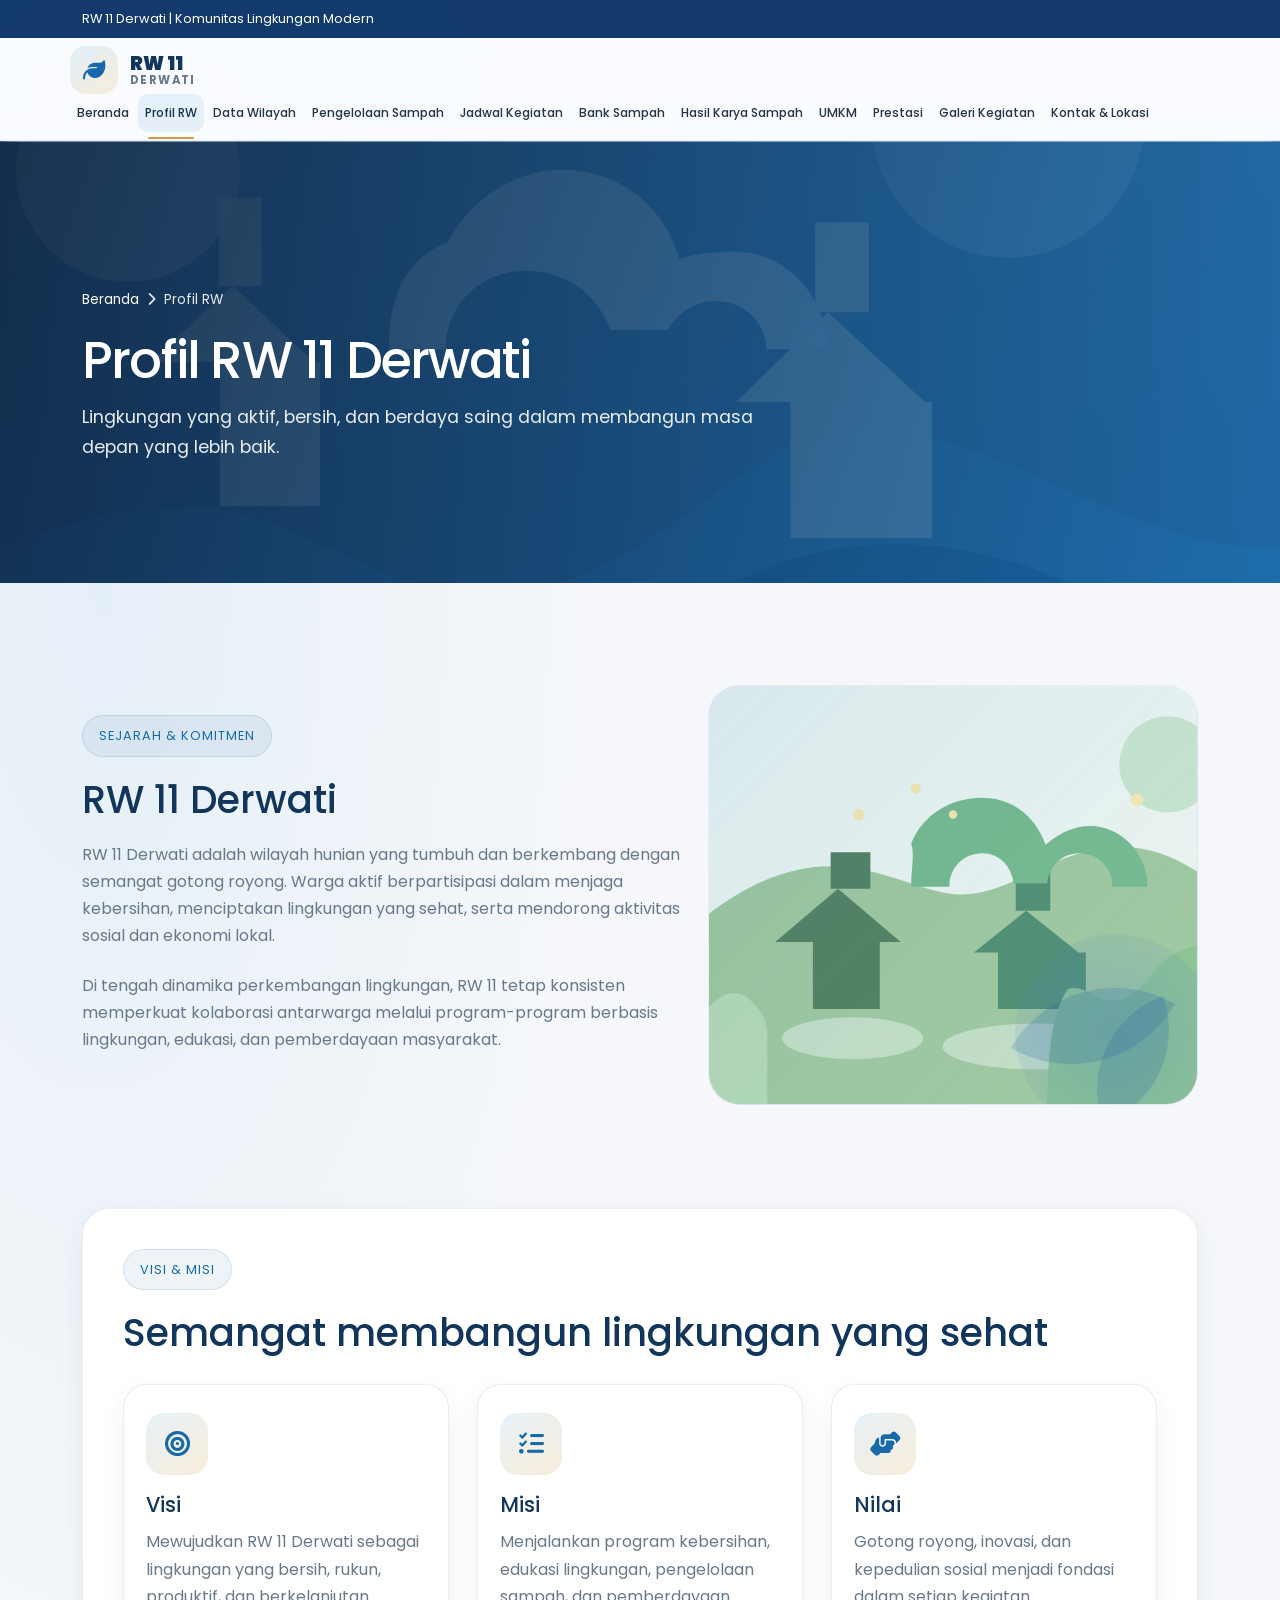
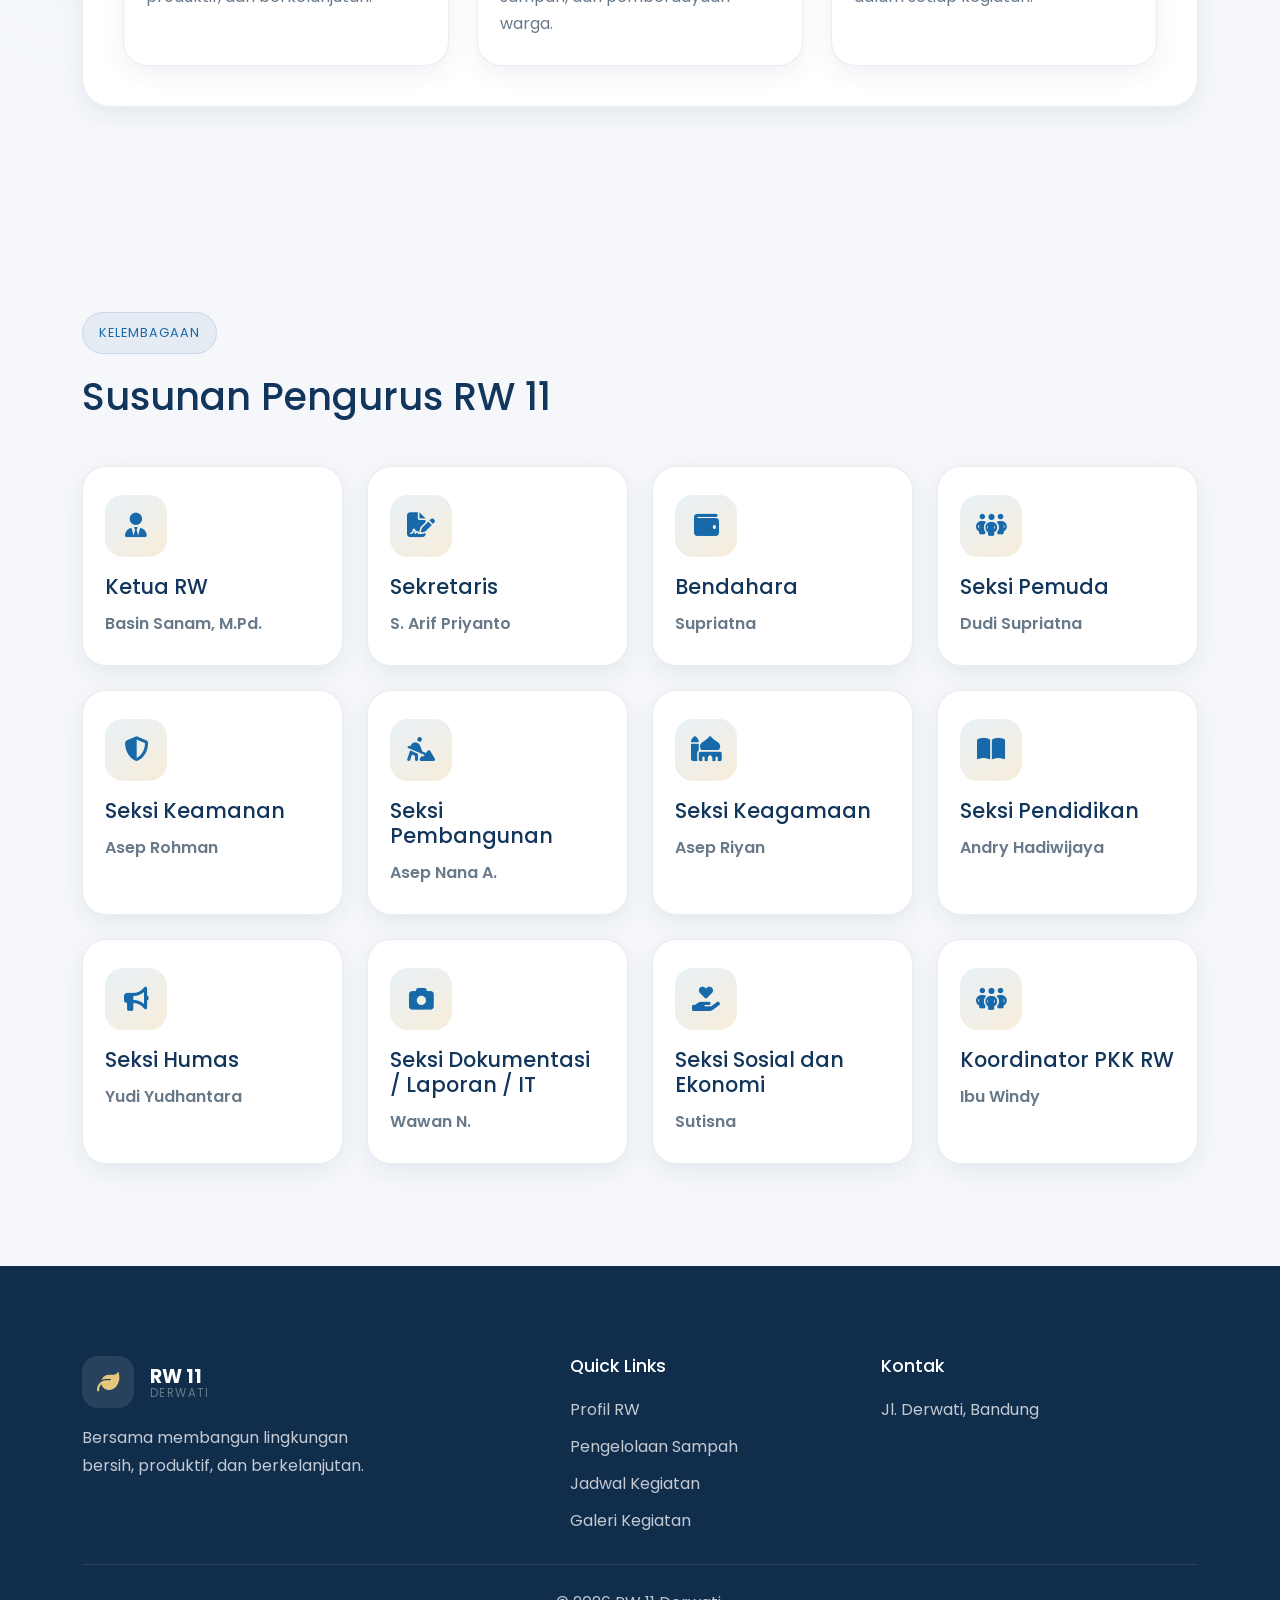
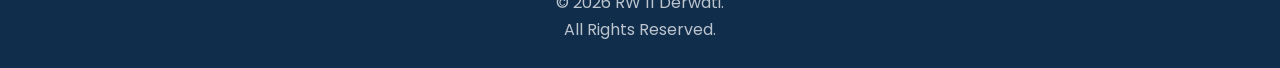
<file: profil.html>
<!DOCTYPE html>
<html lang="id">
  <head>
    <meta charset="UTF-8" />
    <meta name="viewport" content="width=device-width, initial-scale=1.0" />
    <title>Profil RW | RW 11 Derwati</title>
    <meta name="description" content="Profil RW 11 Derwati, visi misi, struktur, dan komitmen dalam membangun lingkungan bersih dan produktif." />
    <link rel="preconnect" href="https://fonts.googleapis.com" />
    <link rel="preconnect" href="https://fonts.gstatic.com" crossorigin />
    <link href="https://fonts.googleapis.com/css2?family=Poppins:wght@400;500;600;700;800&display=swap" rel="stylesheet" />
    <link rel="stylesheet" href="https://cdn.jsdelivr.net/npm/bootstrap@5.3.3/dist/css/bootstrap.min.css" />
    <link rel="stylesheet" href="https://cdnjs.cloudflare.com/ajax/libs/font-awesome/6.5.2/css/all.min.css" />
    <link rel="stylesheet" href="css/style.css" />
  </head>
  <body>
    <div class="topbar">
      <div class="container topbar-inner">
        <div>RW 11 Derwati | Komunitas Lingkungan Modern</div>
      </div>
    </div>

    <header class="header">
      <div class="container navbar">
        <a href="index.html" class="brand" aria-label="RW 11 Derwati home">
          <span class="brand-mark"><i class="fa-solid fa-leaf"></i></span>
          <span class="brand-text">
            <strong>RW 11</strong>
            <small>Derwati</small>
          </span>
        </a>

        <nav aria-label="Main menu">
          <ul class="nav-menu">
            <li class="nav-item"><a class="nav-link" href="index.html">Beranda</a></li>
            <li class="nav-item"><a class="nav-link active" href="profil.html">Profil RW</a></li>
            <li class="nav-item"><a class="nav-link" href="data-wilayah.html">Data Wilayah</a></li>
            <li class="nav-item"><a class="nav-link" href="pengelolaan-sampah.html">Pengelolaan Sampah</a></li>
            <li class="nav-item"><a class="nav-link" href="jadwal-kegiatan.html">Jadwal Kegiatan</a></li>
            <li class="nav-item"><a class="nav-link" href="bank-sampah.html">Bank Sampah</a></li>
            <li class="nav-item"><a class="nav-link" href="hasil-karya.html">Hasil Karya Sampah</a></li>
            <li class="nav-item"><a class="nav-link" href="umkm.html">UMKM</a></li>
            <li class="nav-item"><a class="nav-link" href="prestasi.html">Prestasi</a></li>
            <li class="nav-item"><a class="nav-link" href="galeri.html">Galeri Kegiatan</a></li>
            <li class="nav-item"><a class="nav-link" href="kontak.html">Kontak &amp; Lokasi</a></li>
          </ul>
        </nav>

        <button class="menu-toggle" type="button" aria-label="Buka menu mobile">
          <i class="fa-solid fa-bars"></i>
        </button>
      </div>
    </header>

    <aside class="mobile-menu" aria-label="Menu mobile">
      <div class="mobile-menu-header">
        <a href="index.html" class="brand" aria-label="RW 11 Derwati home">
          <span class="brand-mark"><i class="fa-solid fa-leaf"></i></span>
          <span class="brand-text">
            <strong>RW 11</strong>
            <small>Derwati</small>
          </span>
        </a>
        <button class="close-menu" type="button" aria-label="Tutup menu mobile">
          <i class="fa-solid fa-xmark"></i>
        </button>
      </div>
      <ul class="mobile-menu-list">
        <li class="mobile-menu-item"><a href="index.html">Beranda</a></li>
        <li class="mobile-menu-item"><a class="active" href="profil.html">Profil RW</a></li>
        <li class="mobile-menu-item"><a href="data-wilayah.html">Data Wilayah</a></li>
        <li class="mobile-menu-item"><a href="pengelolaan-sampah.html">Pengelolaan Sampah</a></li>
        <li class="mobile-menu-item"><a href="jadwal-kegiatan.html">Jadwal Kegiatan</a></li>
        <li class="mobile-menu-item"><a href="bank-sampah.html">Bank Sampah</a></li>
        <li class="mobile-menu-item"><a href="hasil-karya.html">Hasil Karya Sampah</a></li>
        <li class="mobile-menu-item"><a href="umkm.html">UMKM</a></li>
        <li class="mobile-menu-item"><a href="prestasi.html">Prestasi</a></li>
        <li class="mobile-menu-item"><a href="galeri.html">Galeri Kegiatan</a></li>
        <li class="mobile-menu-item"><a href="kontak.html">Kontak &amp; Lokasi</a></li>
      </ul>
    </aside>
    <div class="overlay" aria-hidden="true"></div>

    <main>
      <section class="page-hero">
        <div class="container reveal">
          <div class="breadcrumbs">
            <a href="index.html">Beranda</a>
            <span><i class="fa-solid fa-chevron-right"></i></span>
            <span>Profil RW</span>
          </div>
          <h1>Profil RW 11 Derwati</h1>
          <p>Lingkungan yang aktif, bersih, dan berdaya saing dalam membangun masa depan yang lebih baik.</p>
        </div>
      </section>

      <section class="section">
        <div class="container reveal">
          <div class="about-grid">
            <div class="about-content">
              <div class="eyebrow" style="background: rgba(20,85,160,0.07); color: var(--primary); border-color: rgba(20,85,160,0.12);">Sejarah &amp; Komitmen</div>
              <h2 class="section-title">RW 11 Derwati</h2>
              <p>
                RW 11 Derwati adalah wilayah hunian yang tumbuh dan berkembang dengan semangat gotong royong. Warga aktif berpartisipasi dalam menjaga kebersihan, menciptakan lingkungan yang sehat, serta mendorong aktivitas sosial dan ekonomi lokal.
              </p>
              <p>
                Di tengah dinamika perkembangan lingkungan, RW 11 tetap konsisten memperkuat kolaborasi antarwarga melalui program-program berbasis lingkungan, edukasi, dan pemberdayaan masyarakat.
              </p>
            </div>
            <div class="about-visual">
              <div class="visual-img" style="background-image: url('assets/images/profil-rw11.svg');"></div>
              <div class="leaf-decor"></div>
            </div>
          </div>
        </div>
      </section>

      <section class="section" style="padding-top: 0;">
        <div class="container reveal">
          <div class="section-shell">
            <div class="heading-row">
              <div>
                <div class="eyebrow" style="background: rgba(20,85,160,0.07); color: var(--primary); border-color: rgba(20,85,160,0.12);">Visi &amp; Misi</div>
                <h2 class="section-title" style="margin-bottom:0;">Semangat membangun lingkungan yang sehat</h2>
              </div>
            </div>

            <div class="feature-grid">
              <article class="feature-card card">
                <div class="feature-icon"><i class="fa-solid fa-bullseye"></i></div>
                <h3>Visi</h3>
                <p>Mewujudkan RW 11 Derwati sebagai lingkungan yang bersih, rukun, produktif, dan berkelanjutan.</p>
              </article>
              <article class="feature-card card">
                <div class="feature-icon"><i class="fa-solid fa-list-check"></i></div>
                <h3>Misi</h3>
                <p>Menjalankan program kebersihan, edukasi lingkungan, pengelolaan sampah, dan pemberdayaan warga.</p>
              </article>
              <article class="feature-card card">
                <div class="feature-icon"><i class="fa-solid fa-handshake-angle"></i></div>
                <h3>Nilai</h3>
                <p>Gotong royong, inovasi, dan kepedulian sosial menjadi fondasi dalam setiap kegiatan.</p>
              </article>
            </div>
          </div>
        </div>
      </section>

      <section class="section">
        <div class="container reveal">
          <div class="heading-row">
            <div>
              <div class="eyebrow" style="background: rgba(20,85,160,0.07); color: var(--primary); border-color: rgba(20,85,160,0.12);">Kelembagaan</div>
              <h2 class="section-title">Susunan Pengurus RW 11</h2>
            </div>
          </div>

          <div class="management-grid">
            <article class="feature-card card management-card">
              <div class="feature-icon"><i class="fa-solid fa-user-tie"></i></div>
              <h3>Ketua RW</h3>
              <p>Basin Sanam, M.Pd.</p>
            </article>
            <article class="feature-card card management-card">
              <div class="feature-icon"><i class="fa-solid fa-file-signature"></i></div>
              <h3>Sekretaris</h3>
              <p>S. Arif Priyanto</p>
            </article>
            <article class="feature-card card management-card">
              <div class="feature-icon"><i class="fa-solid fa-wallet"></i></div>
              <h3>Bendahara</h3>
              <p>Supriatna</p>
            </article>
            <article class="feature-card card management-card">
              <div class="feature-icon"><i class="fa-solid fa-people-group"></i></div>
              <h3>Seksi Pemuda</h3>
              <p>Dudi Supriatna</p>
            </article>
            <article class="feature-card card management-card">
              <div class="feature-icon"><i class="fa-solid fa-shield-halved"></i></div>
              <h3>Seksi Keamanan</h3>
              <p>Asep Rohman</p>
            </article>
            <article class="feature-card card management-card">
              <div class="feature-icon"><i class="fa-solid fa-person-digging"></i></div>
              <h3>Seksi Pembangunan</h3>
              <p>Asep Nana A.</p>
            </article>
            <article class="feature-card card management-card">
              <div class="feature-icon"><i class="fa-solid fa-mosque"></i></div>
              <h3>Seksi Keagamaan</h3>
              <p>Asep Riyan</p>
            </article>
            <article class="feature-card card management-card">
              <div class="feature-icon"><i class="fa-solid fa-book-open"></i></div>
              <h3>Seksi Pendidikan</h3>
              <p>Andry Hadiwijaya</p>
            </article>
            <article class="feature-card card management-card">
              <div class="feature-icon"><i class="fa-solid fa-bullhorn"></i></div>
              <h3>Seksi Humas</h3>
              <p>Yudi Yudhantara</p>
            </article>
            <article class="feature-card card management-card">
              <div class="feature-icon"><i class="fa-solid fa-camera"></i></div>
              <h3>Seksi Dokumentasi / Laporan / IT</h3>
              <p>Wawan N.</p>
            </article>
            <article class="feature-card card management-card">
              <div class="feature-icon"><i class="fa-solid fa-hand-holding-heart"></i></div>
              <h3>Seksi Sosial dan Ekonomi</h3>
              <p>Sutisna</p>
            </article>
            <article class="feature-card card management-card">
              <div class="feature-icon"><i class="fa-solid fa-people-group"></i></div>
              <h3>Koordinator PKK RW</h3>
              <p>Ibu Windy</p>
            </article>
          </div>
        </div>
      </section>
    </main>

    <footer class="footer">
      <div class="container">
        <div class="footer-grid">
          <div>
            <div class="footer-brand">
              <span class="brand-mark"><i class="fa-solid fa-leaf"></i></span>
              <span class="brand-text" style="color: #fff;">
                <strong>RW 11</strong>
                <small>Derwati</small>
              </span>
            </div>
            <p>
              Bersama membangun lingkungan<br />bersih, produktif, dan berkelanjutan.
            </p>
          </div>

          <div>
            <h4>Quick Links</h4>
            <ul class="footer-links">
              <li><a href="profil.html">Profil RW</a></li>
              <li><a href="pengelolaan-sampah.html">Pengelolaan Sampah</a></li>
              <li><a href="jadwal-kegiatan.html">Jadwal Kegiatan</a></li>
              <li><a href="galeri.html">Galeri Kegiatan</a></li>
            </ul>
          </div>

          <div>
            <h4>Kontak</h4>
            <ul class="footer-contact">
              <li>Jl. Derwati, Bandung</li>
            </ul>
          </div>
        </div>
        <div class="footer-bottom">
          © 2026 RW 11 Derwati.<br />All Rights Reserved.
        </div>
      </div>
    </footer>

    <script src="https://cdn.jsdelivr.net/npm/bootstrap@5.3.3/dist/js/bootstrap.bundle.min.js"></script>
    <script src="js/script.js"></script>
  </body>
</html>
</file>
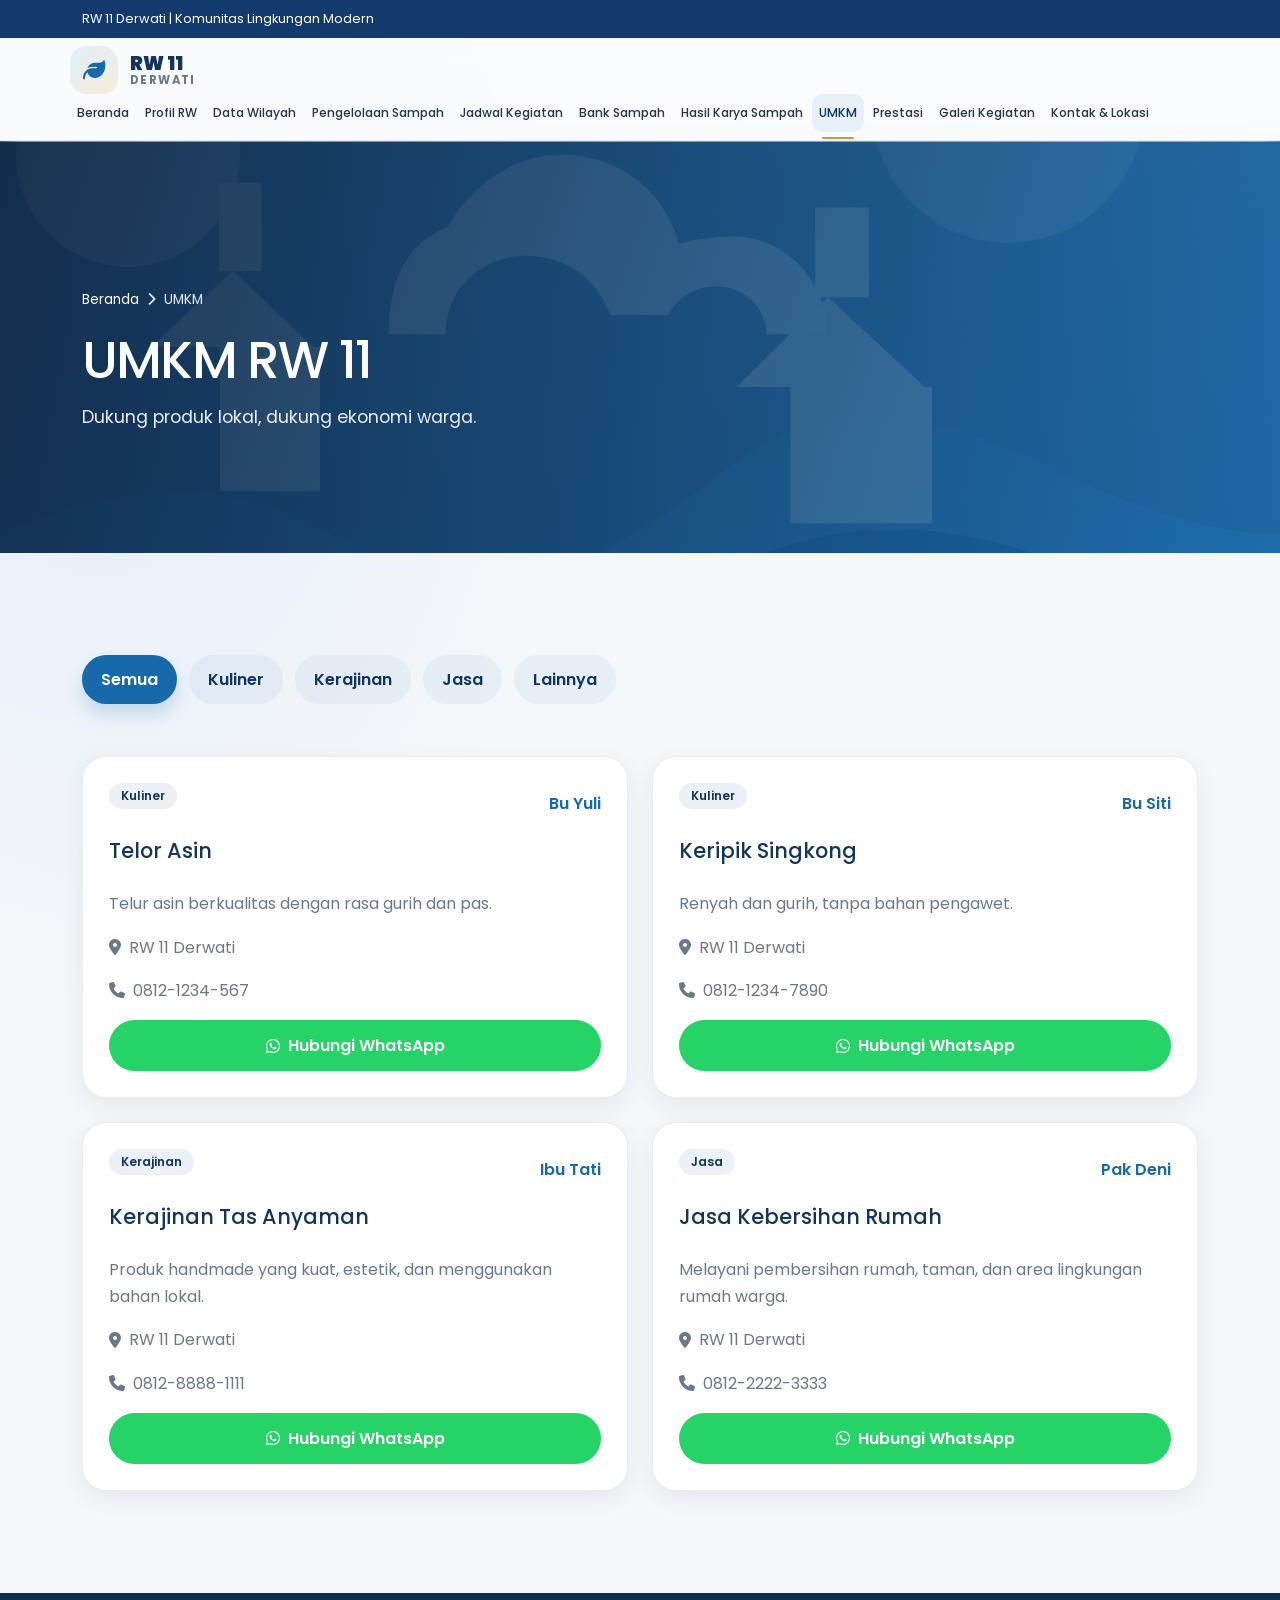
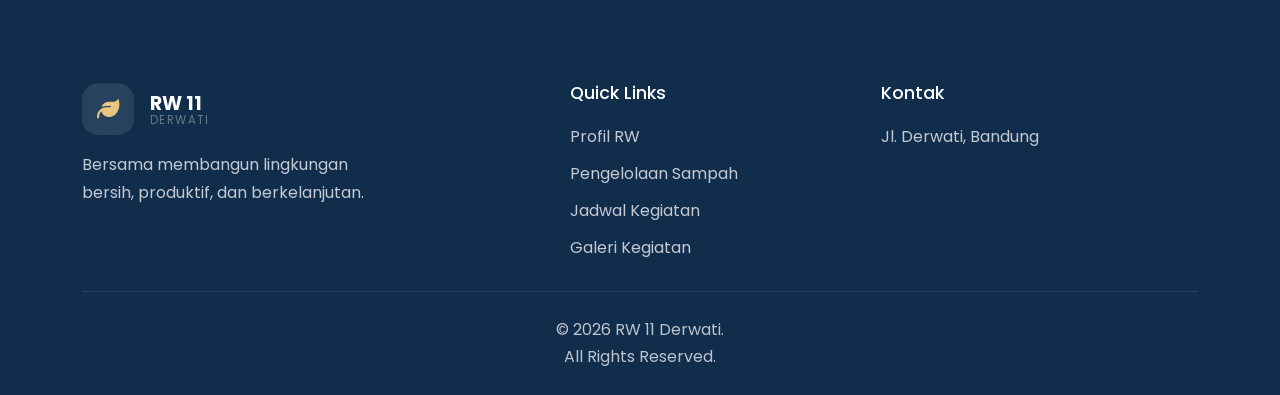
<file: umkm.html>
<!DOCTYPE html>
<html lang="id">
  <head>
    <meta charset="UTF-8" />
    <meta name="viewport" content="width=device-width, initial-scale=1.0" />
    <title>UMKM RW 11</title>
    <meta name="description" content="UMKM RW 11 Derwati: produk kuliner, kerajinan, dan jasa lokal warga." />
    <link rel="preconnect" href="https://fonts.googleapis.com" />
    <link rel="preconnect" href="https://fonts.gstatic.com" crossorigin />
    <link href="https://fonts.googleapis.com/css2?family=Poppins:wght@400;500;600;700;800&display=swap" rel="stylesheet" />
    <link rel="stylesheet" href="https://cdn.jsdelivr.net/npm/bootstrap@5.3.3/dist/css/bootstrap.min.css" />
    <link rel="stylesheet" href="https://cdnjs.cloudflare.com/ajax/libs/font-awesome/6.5.2/css/all.min.css" />
    <link rel="stylesheet" href="css/style.css" />
  </head>
  <body>
    <div class="topbar">
      <div class="container topbar-inner">
        <div>RW 11 Derwati | Komunitas Lingkungan Modern</div>
      </div>
    </div>

    <header class="header">
      <div class="container navbar">
        <a href="index.html" class="brand" aria-label="RW 11 Derwati home">
          <span class="brand-mark"><i class="fa-solid fa-leaf"></i></span>
          <span class="brand-text">
            <strong>RW 11</strong>
            <small>Derwati</small>
          </span>
        </a>

        <nav aria-label="Main menu">
          <ul class="nav-menu">
            <li class="nav-item"><a class="nav-link" href="index.html">Beranda</a></li>
            <li class="nav-item"><a class="nav-link" href="profil.html">Profil RW</a></li>
            <li class="nav-item"><a class="nav-link" href="data-wilayah.html">Data Wilayah</a></li>
            <li class="nav-item"><a class="nav-link" href="pengelolaan-sampah.html">Pengelolaan Sampah</a></li>
            <li class="nav-item"><a class="nav-link" href="jadwal-kegiatan.html">Jadwal Kegiatan</a></li>
            <li class="nav-item"><a class="nav-link" href="bank-sampah.html">Bank Sampah</a></li>
            <li class="nav-item"><a class="nav-link" href="hasil-karya.html">Hasil Karya Sampah</a></li>
            <li class="nav-item"><a class="nav-link active" href="umkm.html">UMKM</a></li>
            <li class="nav-item"><a class="nav-link" href="prestasi.html">Prestasi</a></li>
            <li class="nav-item"><a class="nav-link" href="galeri.html">Galeri Kegiatan</a></li>
            <li class="nav-item"><a class="nav-link" href="kontak.html">Kontak &amp; Lokasi</a></li>
          </ul>
        </nav>

        <button class="menu-toggle" type="button" aria-label="Buka menu mobile">
          <i class="fa-solid fa-bars"></i>
        </button>
      </div>
    </header>

    <aside class="mobile-menu" aria-label="Menu mobile">
      <div class="mobile-menu-header">
        <a href="index.html" class="brand" aria-label="RW 11 Derwati home">
          <span class="brand-mark"><i class="fa-solid fa-leaf"></i></span>
          <span class="brand-text">
            <strong>RW 11</strong>
            <small>Derwati</small>
          </span>
        </a>
        <button class="close-menu" type="button" aria-label="Tutup menu mobile">
          <i class="fa-solid fa-xmark"></i>
        </button>
      </div>
      <ul class="mobile-menu-list">
        <li class="mobile-menu-item"><a href="index.html">Beranda</a></li>
        <li class="mobile-menu-item"><a href="profil.html">Profil RW</a></li>
        <li class="mobile-menu-item"><a href="data-wilayah.html">Data Wilayah</a></li>
        <li class="mobile-menu-item"><a href="pengelolaan-sampah.html">Pengelolaan Sampah</a></li>
        <li class="mobile-menu-item"><a href="jadwal-kegiatan.html">Jadwal Kegiatan</a></li>
        <li class="mobile-menu-item"><a href="bank-sampah.html">Bank Sampah</a></li>
        <li class="mobile-menu-item"><a href="hasil-karya.html">Hasil Karya Sampah</a></li>
        <li class="mobile-menu-item"><a class="active" href="umkm.html">UMKM</a></li>
        <li class="mobile-menu-item"><a href="prestasi.html">Prestasi</a></li>
        <li class="mobile-menu-item"><a href="galeri.html">Galeri Kegiatan</a></li>
        <li class="mobile-menu-item"><a href="kontak.html">Kontak &amp; Lokasi</a></li>
      </ul>
    </aside>
    <div class="overlay" aria-hidden="true"></div>

    <main>
      <section class="page-hero">
        <div class="container reveal">
          <div class="breadcrumbs">
            <a href="index.html">Beranda</a>
            <span><i class="fa-solid fa-chevron-right"></i></span>
            <span>UMKM</span>
          </div>
          <h1>UMKM RW 11</h1>
          <p>Dukung produk lokal, dukung ekonomi warga.</p>
        </div>
      </section>

      <section class="section">
        <div class="container reveal">
          <div class="heading-row" style="display:block;">
            <div class="filter-bar" aria-label="Filter UMKM">
              <button class="filter-btn active" data-filter="all" type="button">Semua</button>
              <button class="filter-btn" data-filter="kuliner" type="button">Kuliner</button>
              <button class="filter-btn" data-filter="kerajinan" type="button">Kerajinan</button>
              <button class="filter-btn" data-filter="jasa" type="button">Jasa</button>
              <button class="filter-btn" data-filter="lainnya" type="button">Lainnya</button>
            </div>
          </div>

          <div class="row g-4 mt-3">
            <div class="col-lg-6">
              <div class="umkm-card card" data-category="kuliner">
                <div class="umkm-meta">
                  <span class="badge">Kuliner</span>
                  <span class="owner">Bu Yuli</span>
                </div>
                <h3>Telor Asin</h3>
                <p>Telur asin berkualitas dengan rasa gurih dan pas.</p>
                <div class="location"><i class="fa-solid fa-location-dot"></i> RW 11 Derwati</div>
                <div class="phone"><i class="fa-solid fa-phone"></i> 0812-1234-567</div>
                <a class="whatsapp-btn" href="https://wa.me/628121234567?text=Halo%20Bu%20Yuli,%20saya%20ingin%20memesan%20produk%20Telor%20Asin." target="_blank" rel="noreferrer">
                  <i class="fa-brands fa-whatsapp"></i> Hubungi WhatsApp
                </a>
              </div>
            </div>

            <div class="col-lg-6">
              <div class="umkm-card card" data-category="kuliner">
                <div class="umkm-meta">
                  <span class="badge">Kuliner</span>
                  <span class="owner">Bu Siti</span>
                </div>
                <h3>Keripik Singkong</h3>
                <p>Renyah dan gurih, tanpa bahan pengawet.</p>
                <div class="location"><i class="fa-solid fa-location-dot"></i> RW 11 Derwati</div>
                <div class="phone"><i class="fa-solid fa-phone"></i> 0812-1234-7890</div>
                <a class="whatsapp-btn" href="https://wa.me/6281212347890?text=Halo%20Bu%20Siti,%20saya%20ingin%20memesan%20Keripik%20Singkong." target="_blank" rel="noreferrer">
                  <i class="fa-brands fa-whatsapp"></i> Hubungi WhatsApp
                </a>
              </div>
            </div>

            <div class="col-lg-6">
              <div class="umkm-card card" data-category="kerajinan">
                <div class="umkm-meta">
                  <span class="badge">Kerajinan</span>
                  <span class="owner">Ibu Tati</span>
                </div>
                <h3>Kerajinan Tas Anyaman</h3>
                <p>Produk handmade yang kuat, estetik, dan menggunakan bahan lokal.</p>
                <div class="location"><i class="fa-solid fa-location-dot"></i> RW 11 Derwati</div>
                <div class="phone"><i class="fa-solid fa-phone"></i> 0812-8888-1111</div>
                <a class="whatsapp-btn" href="https://wa.me/6281288881111?text=Halo%20Ibu%20Tati,%20saya%20ingin%20membeli%20produk%20tas%20anyaman." target="_blank" rel="noreferrer">
                  <i class="fa-brands fa-whatsapp"></i> Hubungi WhatsApp
                </a>
              </div>
            </div>

            <div class="col-lg-6">
              <div class="umkm-card card" data-category="jasa">
                <div class="umkm-meta">
                  <span class="badge">Jasa</span>
                  <span class="owner">Pak Deni</span>
                </div>
                <h3>Jasa Kebersihan Rumah</h3>
                <p>Melayani pembersihan rumah, taman, dan area lingkungan rumah warga.</p>
                <div class="location"><i class="fa-solid fa-location-dot"></i> RW 11 Derwati</div>
                <div class="phone"><i class="fa-solid fa-phone"></i> 0812-2222-3333</div>
                <a class="whatsapp-btn" href="https://wa.me/6281222223333?text=Halo%20Pak%20Deni,%20saya%20ingin%20menggunakan%20jasa%20kebersihan%20rumah." target="_blank" rel="noreferrer">
                  <i class="fa-brands fa-whatsapp"></i> Hubungi WhatsApp
                </a>
              </div>
            </div>
          </div>
        </div>
      </section>
    </main>

    <footer class="footer">
      <div class="container">
        <div class="footer-grid">
          <div>
            <div class="footer-brand">
              <span class="brand-mark"><i class="fa-solid fa-leaf"></i></span>
              <span class="brand-text" style="color: #fff;">
                <strong>RW 11</strong>
                <small>Derwati</small>
              </span>
            </div>
            <p>
              Bersama membangun lingkungan<br />bersih, produktif, dan berkelanjutan.
            </p>
          </div>

          <div>
            <h4>Quick Links</h4>
            <ul class="footer-links">
              <li><a href="profil.html">Profil RW</a></li>
              <li><a href="pengelolaan-sampah.html">Pengelolaan Sampah</a></li>
              <li><a href="jadwal-kegiatan.html">Jadwal Kegiatan</a></li>
              <li><a href="galeri.html">Galeri Kegiatan</a></li>
            </ul>
          </div>

          <div>
            <h4>Kontak</h4>
            <ul class="footer-contact">
              <li>Jl. Derwati, Bandung</li>
            </ul>
          </div>
        </div>
        <div class="footer-bottom">
          © 2026 RW 11 Derwati.<br />All Rights Reserved.
        </div>
      </div>
    </footer>

    <script src="https://cdn.jsdelivr.net/npm/bootstrap@5.3.3/dist/js/bootstrap.bundle.min.js"></script>
    <script src="js/script.js"></script>
  </body>
</html>
</file>
<file: css/style.css>
:root {
  --primary: #1455a0;
  --primary-dark: #0b3268;
  --secondary: #4c83c3;
  --secondary-soft: #a8c7ee;
  --light-blue: #e5eef9;
  --background: #f5f7fb;
  --card-bg: #ffffff;
  --text: #1f2933;
  --muted: #5d6b75;
  --border: rgba(31, 41, 51, 0.08);
  --shadow: 0 8px 24px rgba(20, 85, 160, 0.12);
  --shadow-soft: 0 6px 18px rgba(31, 41, 51, 0.08);
  --radius-lg: 28px;
  --radius-md: 18px;
  --radius-sm: 12px;
  --container: 1200px;
  --transition: 0.3s ease;
}

* {
  box-sizing: border-box;
}

html {
  scroll-behavior: smooth;
}

body {
  margin: 0;
  font-family: "Poppins", sans-serif;
  background: var(--background);
  color: var(--text);
  line-height: 1.7;
}

a {
  text-decoration: none;
  color: inherit;
}

img {
  max-width: 100%;
  display: block;
}

button,
input,
select,
textarea {
  font: inherit;
}

.container {
  width: min(var(--container), calc(100% - 32px));
  margin: 0 auto;
}

.section {
  padding: 100px 0;
}

.section-title {
  font-size: clamp(2rem, 3vw, 3rem);
  line-height: 1.2;
  margin: 0 0 18px;
  color: var(--primary-dark);
}

.section-subtitle {
  color: var(--muted);
  font-size: 1.05rem;
  margin-bottom: 32px;
  max-width: 700px;
}

.btn {
  display: inline-flex;
  align-items: center;
  justify-content: center;
  gap: 8px;
  border-radius: 999px;
  padding: 14px 24px;
  font-weight: 600;
  transition: transform var(--transition), box-shadow var(--transition), background var(--transition), color var(--transition);
  border: none;
  cursor: pointer;
  text-decoration: none;
}

.btn:hover {
  transform: translateY(-2px);
    box-shadow: 0 12px 24px rgba(20, 85, 160, 0.18);
}

.btn-primary {
  background: linear-gradient(135deg, var(--primary), var(--secondary));
  color: #fff;
}

.btn-secondary {
  background: var(--card-bg);
  color: var(--primary-dark);
  border: 1px solid rgba(20, 85, 160, 0.12);
}

.btn-outline {
  background: transparent;
  border: 1px solid rgba(20, 85, 160, 0.2);
  color: var(--primary);
}

.topbar {
  background: rgba(11, 50, 104, 0.96);
  color: #fff;
  font-size: 0.8rem;
  padding: 8px 0;
}

.topbar-inner {
  display: flex;
  align-items: center;
  justify-content: space-between;
  gap: 16px;
}

.topbar-links {
  display: flex;
  align-items: center;
  gap: 18px;
  flex-wrap: wrap;
}

.topbar-links a {
  color: rgba(255, 255, 255, 0.9);
}

.header {
  position: sticky;
  top: 0;
  z-index: 1000;
  background: rgba(255, 255, 255, 0.9);
  backdrop-filter: blur(12px);
  border-bottom: 1px solid rgba(20, 85, 160, 0.08);
  transition: box-shadow var(--transition), background var(--transition);
}

.header.scrolled {
  box-shadow: 0 8px 20px rgba(31, 41, 51, 0.08);
  background: rgba(255, 255, 255, 0.96);
}

.navbar {
  display: flex;
  align-items: center;
  justify-content: space-between;
  min-height: 84px;
}

.brand {
  display: inline-flex;
  align-items: center;
  gap: 12px;
  font-weight: 700;
  color: var(--primary-dark);
}

.brand-mark {
  width: 48px;
  height: 48px;
  border-radius: 14px;
  display: grid;
  place-items: center;
  background: linear-gradient(135deg, var(--light-blue), #f0f5fc);
  color: var(--primary);
  font-size: 1.4rem;
  box-shadow: var(--shadow-soft);
}

.brand-text {
  display: flex;
  flex-direction: column;
  line-height: 1.1;
}

.brand-text strong {
  font-size: 1.2rem;
}

.brand-text small {
  font-size: 0.72rem;
  letter-spacing: 0.12em;
  text-transform: uppercase;
  color: var(--muted);
}

.nav-menu {
  display: flex;
  align-items: center;
  gap: 12px;
  list-style: none;
  padding: 0;
  margin: 0;
}

.nav-item {
  position: relative;
}

.nav-link {
  display: inline-flex;
  align-items: center;
  justify-content: center;
  padding: 10px 14px;
  border-radius: 12px;
  color: var(--text);
  font-weight: 500;
  transition: background var(--transition), color var(--transition), transform var(--transition);
}

.nav-link:hover,
.nav-link.active {
  background: rgba(20, 85, 160, 0.08);
  color: var(--primary-dark);
}

.nav-link.active::after {
  content: "";
  position: absolute;
  left: 14px;
  right: 14px;
  bottom: -8px;
  height: 3px;
  border-radius: 999px;
  background: var(--primary);
}

.menu-toggle,
.close-menu {
  display: none;
  background: transparent;
  border: none;
  color: var(--primary-dark);
  font-size: 1.7rem;
  cursor: pointer;
}

.mobile-menu {
  position: fixed;
  top: 0;
  right: -100%;
  width: min(320px, 85vw);
  height: 100vh;
  background: rgba(255, 255, 255, 0.98);
  backdrop-filter: blur(14px);
  box-shadow: -10px 0 30px rgba(31, 41, 51, 0.14);
  z-index: 1100;
  transition: right 0.35s ease;
  padding: 24px 22px;
}

.mobile-menu.open {
  right: 0;
}

.mobile-menu-header {
  display: flex;
  align-items: center;
  justify-content: space-between;
  margin-bottom: 24px;
}

.mobile-menu-list {
  list-style: none;
  padding: 0;
  margin: 0;
  display: grid;
  gap: 8px;
}

.mobile-menu-item a {
  display: flex;
  align-items: center;
  justify-content: space-between;
  padding: 14px 12px;
  border-radius: 12px;
  background: rgba(20, 85, 160, 0.04);
  color: var(--text);
  font-weight: 500;
}

.mobile-menu-item a.active {
  background: rgba(20, 85, 160, 0.08);
  color: var(--primary-dark);
  border-left: 4px solid var(--primary);
}

.overlay {
  position: fixed;
  inset: 0;
  background: rgba(17, 24, 39, 0.5);
  opacity: 0;
  visibility: hidden;
  transition: opacity var(--transition), visibility var(--transition);
  z-index: 1050;
}

.overlay.active {
  opacity: 1;
  visibility: visible;
}

.hero {
  position: relative;
  min-height: 720px;
  display: flex;
  align-items: center;
  background-image: linear-gradient(rgba(5, 28, 62, 0.82), rgba(12, 56, 112, 0.78)), url('../assets/images/hero-bg.svg');
  background-size: cover;
  background-position: center;
  color: #fff;
}

.hero-inner {
  position: relative;
  z-index: 1;
  padding: 110px 0 90px;
}

.eyebrow {
  display: inline-block;
  background: rgba(255, 255, 255, 0.12);
  border: 1px solid rgba(255, 255, 255, 0.18);
  color: #f3f9f2;
  border-radius: 999px;
  padding: 9px 16px;
  font-size: 0.8rem;
  letter-spacing: 0.06em;
  text-transform: uppercase;
  margin-bottom: 20px;
}

.hero h1 {
  font-size: clamp(2.7rem, 5vw, 5rem);
  line-height: 1.05;
  margin: 0 0 16px;
  max-width: 700px;
}

.hero p {
  font-size: clamp(1.1rem, 2vw, 1.5rem);
  max-width: 640px;
  margin-bottom: 30px;
  color: rgba(255, 255, 255, 0.94);
}

.hero-actions {
  display: flex;
  flex-wrap: wrap;
  gap: 16px;
}

.quick-links {
  position: relative;
  margin-top: -48px;
  z-index: 2;
}

.quick-grid {
  display: grid;
  grid-template-columns: repeat(4, minmax(0, 1fr));
  gap: 24px;
}

.card {
  background: var(--card-bg);
  border: 1px solid var(--border);
  border-radius: var(--radius-lg);
  box-shadow: var(--shadow-soft);
  overflow: hidden;
  transition: transform var(--transition), box-shadow var(--transition);
}

.card:hover {
  transform: translateY(-6px);
  box-shadow: var(--shadow);
}

.quick-card {
  padding: 28px 22px;
  display: flex;
  flex-direction: column;
  align-items: flex-start;
  gap: 14px;
  min-height: 200px;
}

.quick-card i,
.feature-icon,
.info-icon,
.timeline-icon,
.contact-icon,
.process-step .step-number,
.category-badge {
  display: inline-flex;
  align-items: center;
  justify-content: center;
}

.quick-card i {
  width: 58px;
  height: 58px;
  border-radius: 18px;
  background: linear-gradient(135deg, var(--light-blue), rgba(76, 131, 195, 0.18));
  color: var(--primary);
  font-size: 1.5rem;
}

.quick-card h3 {
  margin: 0;
  font-size: 1.2rem;
  color: var(--primary-dark);
}

.quick-card p {
  margin: 0;
  color: var(--muted);
}

.section-shell {
  background: #fff;
  border-radius: 32px;
  padding: 40px;
  box-shadow: var(--shadow-soft);
  border: 1px solid rgba(20, 85, 160, 0.06);
}

.stats-strip {
  background: linear-gradient(135deg, rgba(11, 50, 104, 0.98), rgba(20, 85, 160, 0.9));
  border-radius: 32px;
  padding: 18px;
  color: white;
  box-shadow: var(--shadow);
}

.stats-grid {
  display: grid;
  grid-template-columns: repeat(4, minmax(0, 1fr));
  gap: 22px;
}

.stat-card {
  background: rgba(255, 255, 255, 0.08);
  border: 1px solid rgba(255, 255, 255, 0.12);
  border-radius: 24px;
  padding: 28px 18px;
  text-align: center;
}

.stat-card strong {
  display: block;
  font-size: clamp(2rem, 3vw, 3rem);
  line-height: 1.1;
  font-weight: 700;
  margin-bottom: 8px;
}

.stat-card span {
  color: rgba(255, 255, 255, 0.92);
  font-size: 1rem;
  display: block;
}

.about-grid,
.split-grid,
.contact-grid,
.feature-grid,
.gallery-grid,
.waste-grid,
.umkm-grid,
.timeline {
  display: grid;
  gap: 28px;
}

.about-grid {
  grid-template-columns: 1.1fr 0.9fr;
  align-items: center;
}

.about-content p {
  margin-bottom: 22px;
  color: var(--muted);
}

.about-visual {
  position: relative;
  min-height: 420px;
  background: linear-gradient(135deg, rgba(229, 238, 249, 0.9), rgba(255,255,255,0.8));
  border-radius: 32px;
  overflow: hidden;
  border: 1px solid rgba(20, 85, 160, 0.08);
}

.about-visual .visual-img {
  position: absolute;
  inset: 0;
  background: url('../assets/images/gallery-garden.svg') center/cover no-repeat;
  mix-blend-mode: multiply;
  opacity: 0.82;
}

.leaf-decor {
  position: absolute;
  width: 200px;
  height: 200px;
  right: -18px;
  bottom: -30px;
  background: radial-gradient(circle at center, rgba(76, 131, 195, 0.28), rgba(76, 131, 195, 0.04));
  border-radius: 50%;
}

.leaf-decor::before,
.leaf-decor::after {
  content: "";
  position: absolute;
  background: rgba(20, 85, 160, 0.18);
  border-radius: 100% 0 100% 0;
}

.leaf-decor::before {
  width: 120px;
  height: 120px;
  left: 18px;
  top: 32px;
  transform: rotate(30deg);
}

.leaf-decor::after {
  width: 100px;
  height: 100px;
  right: 32px;
  bottom: 24px;
  transform: rotate(-20deg);
}

.page-hero {
  background: linear-gradient(135deg, rgba(11, 31, 62, 0.72), rgba(11, 50, 104, 0.84)), url('../assets/images/hero-bg.svg') center/cover no-repeat;
  color: #fff;
  padding: 140px 0 90px;
}

.page-hero h1 {
  font-size: clamp(2.3rem, 4vw, 4rem);
  margin: 0 0 12px;
}

.page-hero p {
  font-size: 1.1rem;
  color: rgba(255, 255, 255, 0.9);
  max-width: 720px;
}

.breadcrumbs {
  display: inline-flex;
  align-items: center;
  gap: 8px;
  font-size: 0.85rem;
  color: rgba(255,255,255,0.9);
  margin-bottom: 18px;
}

.breadcrumbs a {
  color: #fff;
}

.feature-grid {
  grid-template-columns: repeat(3, minmax(0, 1fr));
}

.management-grid {
  display: grid;
  grid-template-columns: repeat(auto-fit, minmax(min(100%, 230px), 1fr));
  gap: 24px;
}

.feature-card {
  padding: 28px 22px;
}

.management-card {
  min-height: 100%;
}

.management-card p {
  color: var(--muted);
  font-weight: 600;
}

.feature-icon {
  width: 62px;
  height: 62px;
  border-radius: 18px;
  background: linear-gradient(135deg, rgba(229, 238, 249, 1), rgba(76,131,195,0.16));
  color: var(--primary);
  font-size: 1.55rem;
  margin-bottom: 18px;
}

.feature-card h3,
.content-card h3,
.waste-card h3,
.accordion-item h3,
.gallery-card h3,
.umkm-card h3,
.contact-card h3 {
  margin: 0 0 10px;
  font-size: 1.3rem;
  color: var(--primary-dark);
}

.feature-card p,
.content-card p,
.waste-card p,
.gallery-card p,
.contact-card p,
.umkm-card p,
.stat-box p,
.accordion-content p,
.timeline-item p,
.kegiatan-card p {
  margin: 0;
  color: var(--muted);
}

.content-card {
  padding: 32px;
}

.content-card .card-figure {
  height: 260px;
  border-radius: 24px;
  overflow: hidden;
  margin-top: 18px;
}

.content-card .card-figure img {
  width: 100%;
  height: 100%;
  object-fit: cover;
}

.card-list {
  list-style: none;
  padding: 0;
  margin: 18px 0 0;
  display: grid;
  gap: 12px;
}

.card-list li {
  display: flex;
  align-items: flex-start;
  gap: 10px;
  color: var(--text);
}

.card-list li i {
  color: var(--primary);
  margin-top: 4px;
}

.info-grid {
  display: grid;
  grid-template-columns: repeat(2, minmax(0, 1fr));
  gap: 24px;
}

.info-box {
  display: flex;
  flex-direction: column;
  gap: 16px;
  background: linear-gradient(180deg, rgba(255,255,255,0.96), rgba(229,238,249,0.5));
  border: 1px solid rgba(20, 85, 160, 0.08);
  border-radius: 24px;
  padding: 28px;
  min-height: 100%;
}

.info-icon {
  width: 56px;
  height: 56px;
  border-radius: 16px;
  background: rgba(20, 85, 160, 0.08);
  color: var(--primary);
  font-size: 1.4rem;
}

.stat-box {
  display: flex;
  flex-direction: column;
  justify-content: center;
  background: rgba(20,85,160,0.04);
  border-radius: 20px;
  border: 1px solid rgba(20,85,160,0.06);
  padding: 24px 18px;
}

.stat-box strong {
  display: block;
  color: var(--primary-dark);
  font-size: clamp(2rem, 2.5vw, 2.5rem);
  line-height: 1.1;
  margin-bottom: 6px;
}

.area-table {
  width: 100%;
  min-width: 620px;
  border-collapse: collapse;
  background: var(--card-bg);
  color: var(--text);
  box-shadow: var(--shadow-soft);
}

.area-table th,
.area-table td {
  border: 1px solid rgba(20, 85, 160, 0.2);
  padding: 12px 16px;
  text-align: left;
  vertical-align: top;
}

.area-table thead th {
  background: var(--primary-dark);
  color: #fff;
  font-weight: 600;
  text-align: center;
}

.area-table tbody th {
  width: 28%;
  background: var(--light-blue);
  color: var(--primary-dark);
  font-weight: 600;
}

.area-table:not(.area-table-details) tbody td:first-child {
  text-align: center;
}

.area-subtitle {
  margin: 36px 0 16px;
  color: var(--primary-dark);
  font-size: 1.35rem;
}

.heading-row {
  display: flex;
  align-items: flex-end;
  justify-content: space-between;
  gap: 18px;
  margin-bottom: 28px;
}

.filter-bar {
  display: flex;
  flex-wrap: wrap;
  gap: 12px;
}

.filter-btn {
  background: rgba(20,85,160,0.06);
  color: var(--primary-dark);
  border: 1px solid transparent;
  border-radius: 999px;
  padding: 10px 18px;
  font-weight: 600;
  cursor: pointer;
  transition: all var(--transition);
}

.filter-btn.active,
.filter-btn:hover {
  background: var(--primary);
  color: #fff;
  box-shadow: 0 10px 18px rgba(20, 85, 160, 0.18);
}

.waste-grid,
.gallery-grid,
.umkm-grid {
  grid-template-columns: repeat(3, minmax(0, 1fr));
}

.waste-card,
.gallery-card,
.umkm-card,
.kegiatan-card,
.contact-card,
.timeline-item,
.banner-card {
  background: var(--card-bg);
  border: 1px solid rgba(20, 85, 160, 0.08);
  border-radius: 24px;
  padding: 26px;
  box-shadow: var(--shadow-soft);
}

.waste-card .badge,
.gallery-card .badge,
.umkm-card .badge {
  display: inline-block;
  padding: 7px 12px;
  border-radius: 999px;
  font-size: 0.75rem;
  background: rgba(20, 85, 160, 0.08);
  color: var(--primary-dark);
  font-weight: 600;
  margin-bottom: 14px;
}

.diagram {
  position: relative;
  display: flex;
  flex-direction: column;
  align-items: center;
  gap: 12px;
  padding: 30px 0 10px;
}

.flow-node {
  position: relative;
  width: min(100%, 220px);
  background: var(--card-bg);
  border: 1px solid rgba(20, 85, 160, 0.1);
  border-radius: 18px;
  padding: 18px 16px;
  text-align: center;
  font-weight: 600;
  box-shadow: var(--shadow-soft);
}

.flow-branch {
  display: grid;
  grid-template-columns: repeat(2, minmax(0, 1fr));
  gap: 26px;
  width: min(100%, 520px);
}

.diagram::before,
.diagram::after {
  content: "";
  position: absolute;
  left: 50%;
  width: 2px;
  height: 30px;
  background: rgba(20,85,160,0.3);
  transform: translateX(-50%);
}

.diagram::before { top: 46px; }

.diagram::after { top: 152px; }

.flow-branch .flow-node {
  position: relative;
}

.flow-branch .flow-node::before {
  content: "";
  position: absolute;
  left: 50%;
  top: -26px;
  width: 2px;
  height: 26px;
  background: rgba(20,85,160,0.3);
  transform: translateX(-50%);
}

.flow-branch .flow-node:first-child::before {
  display: none;
}

.kegiatan-grid {
  display: grid;
  grid-template-columns: repeat(2, minmax(0, 1fr));
  gap: 24px;
}

.kegiatan-card {
  display: flex;
  flex-direction: column;
  gap: 12px;
}

.kegiatan-meta {
  display: flex;
  align-items: center;
  gap: 8px;
  color: var(--primary);
  font-weight: 600;
  font-size: 0.9rem;
}

.kegiatan-card h3 {
  margin: 0;
  font-size: 1.35rem;
  color: var(--primary-dark);
}

.kegiatan-card .chip {
  display: inline-flex;
  align-items: center;
  gap: 8px;
  width: fit-content;
  border-radius: 999px;
  background: rgba(76,131,195,0.12);
  color: var(--primary-dark);
  padding: 8px 12px;
  font-weight: 600;
  text-transform: capitalize;
}

.accordion {
  display: grid;
  gap: 18px;
}

.accordion-item {
  border: 1px solid rgba(20,85,160,0.08);
  border-radius: 20px;
  background: var(--card-bg);
  overflow: hidden;
  box-shadow: var(--shadow-soft);
}

.accordion-header {
  width: 100%;
  background: transparent;
  border: none;
  padding: 22px 24px;
  display: flex;
  align-items: center;
  justify-content: space-between;
  cursor: pointer;
  font-weight: 600;
  color: var(--primary-dark);
  text-align: left;
}

.accordion-header i:last-child {
  transition: transform var(--transition);
}

.accordion-item.active .accordion-header i:last-child {
  transform: rotate(180deg);
}

.accordion-content {
  max-height: 0;
  overflow: hidden;
  transition: max-height 0.35s ease;
}

.accordion-content-inner {
  padding: 0 24px 22px;
  color: var(--muted);
}

.process-grid {
  display: grid;
  grid-template-columns: repeat(4, minmax(0, 1fr));
  gap: 18px;
}

.process-step {
  background: linear-gradient(180deg, rgba(229,238,249,.46), rgba(255,255,255,1));
  border: 1px solid rgba(20,85,160,0.08);
  border-radius: 20px;
  padding: 22px 18px;
  text-align: center;
}

.process-step .step-number {
  width: 52px;
  height: 52px;
  border-radius: 50%;
  background: var(--primary);
  color: #fff;
  font-weight: 700;
  margin: 0 auto 14px;
}

.process-step h4 {
  margin: 0 0 8px;
  color: var(--primary-dark);
}

.gallery-card {
  position: relative;
  overflow: hidden;
  padding: 0;
  cursor: pointer;
}

.gallery-card img {
  height: 260px;
  width: 100%;
  object-fit: cover;
  transition: transform 0.5s ease;
}

.gallery-placeholder {
  height: 260px;
  display: grid;
  align-content: center;
  justify-items: center;
  gap: 10px;
  background: #f1f5f2;
  color: #68766c;
}

.gallery-placeholder i {
  font-size: 2rem;
}

.gallery-card:hover img {
  transform: scale(1.05);
}

.gallery-card .gallery-body {
  padding: 18px 18px 20px;
}

.gallery-card .gallery-body h3 {
  margin: 0 0 6px;
  font-size: 1.2rem;
}

.gallery-card .badge {
  margin: 18px 18px 0;
}

.lightbox-modal,
.product-modal {
  position: fixed;
  inset: 0;
  background: rgba(17,24,39,0.76);
  display: flex;
  align-items: center;
  justify-content: center;
  padding: 24px;
  z-index: 1200;
  opacity: 0;
  visibility: hidden;
  transition: opacity var(--transition), visibility var(--transition);
}

.lightbox-modal.open,
.product-modal.open {
  opacity: 1;
  visibility: visible;
}

.lightbox-content,
.product-content {
  position: relative;
  background: #fff;
  width: min(1000px, 92vw);
  border-radius: 28px;
  overflow: hidden;
  box-shadow: 0 16px 40px rgba(17,24,39,0.2);
}

.lightbox-media,
.product-media {
  width: 100%;
  height: 420px;
  overflow: hidden;
}

.lightbox-media img,
.product-media img {
  width: 100%;
  height: 100%;
  object-fit: cover;
}

.lightbox-body,
.product-body {
  padding: 22px 28px 28px;
}

.lightbox-close,
.product-close {
  position: absolute;
  top: 18px;
  right: 18px;
  width: 42px;
  height: 42px;
  border-radius: 50%;
  background: rgba(255,255,255,0.9);
  border: none;
  font-size: 1.5rem;
  cursor: pointer;
  color: var(--primary-dark);
}

.lightbox-nav {
  position: absolute;
  top: 50%;
  width: 42px;
  height: 42px;
  border-radius: 50%;
  border: none;
  background: rgba(255,255,255,0.9);
  display: grid;
  place-items: center;
  cursor: pointer;
  transform: translateY(-50%);
  font-size: 1.3rem;
  color: var(--primary-dark);
}

.lightbox-prev { left: 18px; }
.lightbox-next { right: 18px; }

.product-carousel {
  display: grid;
  grid-template-columns: 1.15fr 0.85fr;
  gap: 0;
}

.product-info {
  padding: 28px;
}

.product-info h3 {
  margin: 0 0 12px;
  font-size: 2rem;
  color: var(--primary-dark);
}

.product-meta {
  display: grid;
  grid-template-columns: repeat(2, minmax(0, 1fr));
  gap: 16px;
  margin-top: 24px;
}

.product-meta div {
  padding: 14px 16px;
  border-radius: 14px;
  background: rgba(20,85,160,0.04);
}

.product-meta strong {
  display: block;
  font-size: 0.8rem;
  color: var(--primary);
  text-transform: uppercase;
  letter-spacing: 0.08em;
  margin-bottom: 6px;
}

.featured-carousel {
  position: relative;
  overflow: hidden;
  border-radius: 32px;
  margin-bottom: 40px;
}

.featured-slide {
  display: none;
  position: relative;
}

.featured-slide.active {
  display: block;
}

.featured-slide img {
  width: 100%;
  height: 440px;
  object-fit: cover;
}

.featured-caption {
  position: absolute;
  left: 32px;
  right: 32px;
  bottom: 26px;
  background: rgba(17,24,39,0.5);
  color: #fff;
  border-radius: 18px;
  padding: 18px 20px;
}

.featured-caption h3 {
  margin: 0 0 6px;
  font-size: clamp(1.4rem, 2vw, 2rem);
}

.carousel-controls {
  display: flex;
  justify-content: center;
  gap: 12px;
  margin-top: 20px;
}

.carousel-arrow {
  width: 44px;
  height: 44px;
  border-radius: 50%;
  border: none;
  background: rgba(20,85,160,0.1);
  color: var(--primary-dark);
  cursor: pointer;
}

.umkm-card {
  display: flex;
  flex-direction: column;
  gap: 16px;
}

.umkm-meta {
  display: flex;
  align-items: center;
  justify-content: space-between;
  gap: 10px;
}

.umkm-card .owner {
  font-weight: 600;
  color: var(--primary);
}

.umkm-card .location,
.umkm-card .phone {
  display: flex;
  align-items: center;
  gap: 8px;
  color: var(--muted);
}

.whatsapp-btn {
  display: inline-flex;
  align-items: center;
  justify-content: center;
  gap: 8px;
  background: #25d366;
  color: #fff;
  padding: 12px 18px;
  border-radius: 999px;
  font-weight: 600;
  transition: transform var(--transition), box-shadow var(--transition);
}

.whatsapp-btn:hover {
  transform: translateY(-2px);
  box-shadow: 0 12px 18px rgba(37,211,102,0.2);
}

.timeline {
  position: relative;
  grid-template-columns: 1fr;
  max-width: 900px;
  margin: 0 auto;
}

.timeline::before {
  content: "";
  position: absolute;
  left: 33px;
  top: 0;
  bottom: 0;
  width: 4px;
  background: linear-gradient(180deg, rgba(20,85,160,0.12), rgba(20,85,160,0.45));
  border-radius: 999px;
}

.timeline-item {
  position: relative;
  margin-left: 80px;
  padding: 26px 28px;
}

.timeline-item::before {
  content: "";
  position: absolute;
  left: -60px;
  top: 30px;
  width: 18px;
  height: 18px;
  background: var(--primary);
  border: 6px solid #fff;
  border-radius: 50%;
  box-shadow: 0 0 0 4px rgba(20, 85, 160, 0.12);
}

.timeline-year {
  display: inline-flex;
  align-items: center;
  gap: 8px;
  margin-bottom: 10px;
  color: var(--primary);
  font-weight: 700;
}

.timeline-year i {
  width: 34px;
  height: 34px;
  display: inline-flex;
  align-items: center;
  justify-content: center;
  border-radius: 12px;
  background: rgba(20,85,160,0.08);
}

.contact-grid {
  grid-template-columns: 0.95fr 1.05fr;
}

.contact-card {
  display: flex;
  flex-direction: column;
  gap: 18px;
}

.contact-list {
  list-style: none;
  padding: 0;
  margin: 0;
  display: grid;
  gap: 16px;
}

.contact-list li {
  display: flex;
  align-items: flex-start;
  gap: 12px;
}

.contact-icon {
  width: 44px;
  height: 44px;
  border-radius: 12px;
  color: var(--primary);
  background: rgba(20,85,160,0.06);
}

.map-card {
  background: #fff;
  border: 1px solid rgba(20,85,160,0.08);
  border-radius: 24px;
  overflow: hidden;
  box-shadow: var(--shadow-soft);
}

.map-card iframe {
  width: 100%;
  min-height: 420px;
  border: 0;
}

.footer {
  background: #09284f;
  color: rgba(255,255,255,0.88);
  padding: 90px 0 24px;
}

.footer-grid {
  display: grid;
  grid-template-columns: 1.3fr 0.8fr 0.9fr;
  gap: 30px;
}

.footer-brand {
  display: flex;
  align-items: center;
  gap: 16px;
  margin-bottom: 16px;
}

.footer-brand .brand-mark {
  width: 52px;
  height: 52px;
  background: rgba(255,255,255,0.08);
  color: #fff;
}

.footer h4 {
  margin: 0 0 18px;
  color: #fff;
  font-size: 1.1rem;
}

.footer p,
.footer li,
.footer a {
  color: rgba(255,255,255,0.75);
}

.footer-links,
.footer-contact {
  list-style: none;
  padding: 0;
  margin: 0;
  display: grid;
  gap: 10px;
}

.footer-bottom {
  margin-top: 30px;
  padding-top: 24px;
  border-top: 1px solid rgba(255,255,255,0.1);
  text-align: center;
  color: rgba(255,255,255,0.72);
}

.reveal {
  opacity: 0;
  transform: translateY(24px);
  transition: opacity 0.7s ease, transform 0.7s ease;
}

.reveal.visible {
  opacity: 1;
  transform: translateY(0);
}

.hidden {
  display: none !important;
}

@media (max-width: 980px) {
  .quick-grid,
  .stats-grid,
  .feature-grid,
  .waste-grid,
  .gallery-grid,
  .umkm-grid,
  .process-grid,
  .footer-grid {
    grid-template-columns: repeat(2, minmax(0, 1fr));
  }

  .about-grid,
  .contact-grid,
  .split-grid {
    grid-template-columns: 1fr;
  }

  .nav-menu {
    display: none;
  }

  .menu-toggle,
  .close-menu {
    display: inline-flex;
    align-items: center;
    justify-content: center;
  }

  .kegiatan-grid {
    grid-template-columns: 1fr;
  }
}

@media (max-width: 680px) {
  .topbar {
    display: none;
  }

  .section {
    padding: 76px 0;
  }

  .hero {
    min-height: 620px;
  }

  .quick-grid,
  .stats-grid,
  .feature-grid,
  .waste-grid,
  .gallery-grid,
  .umkm-grid,
  .process-grid,
  .footer-grid,
  .kegiatan-grid,
  .info-grid {
    grid-template-columns: 1fr;
  }

  .section-shell {
    padding: 24px 16px;
  }

  .hero-inner {
    padding-top: 82px;
  }

  .hero-actions {
    flex-direction: column;
    align-items: flex-start;
  }

  .btn {
    width: 100%;
  }

  .product-carousel {
    grid-template-columns: 1fr;
  }

  .timeline-item {
    margin-left: 58px;
    padding: 20px 18px;
  }

  .timeline::before {
    left: 22px;
  }

  .timeline-item::before {
    left: -40px;
  }
}

:root {
  --primary: #1769aa;
  --primary-dark: #12355b;
  --secondary: #4a9bd8;
  --secondary-soft: #b7d8f0;
  --accent: #c99b45;
  --accent-soft: #f7edda;
  --light-blue: #e8f1f8;
  --background: #f5f7fa;
  --card-bg: #fff;
  --text: #263648;
  --muted: #68798a;
  --border: rgba(18, 53, 91, 0.1);
  --shadow: 0 18px 44px rgba(18, 53, 91, 0.13);
  --shadow-soft: 0 8px 24px rgba(18, 53, 91, 0.07);
  --radius-lg: 24px;
  --radius-md: 18px;
}

body {
  background:
    radial-gradient(ellipse at 8% 18%, rgba(183, 216, 240, 0.25), transparent 30rem),
    var(--background);
}

.section {
  padding: clamp(68px, 8vw, 104px) 0;
}

.header {
  background: rgba(250, 252, 255, 0.92);
  border-bottom-color: rgba(18, 53, 91, 0.08);
}

.header.scrolled {
  background: rgba(250, 252, 255, 0.98);
  box-shadow: 0 10px 28px rgba(18, 53, 91, 0.09);
}

.navbar {
  min-height: 76px;
}

.brand-mark {
  border-radius: 16px;
  background: linear-gradient(145deg, #e1effa, #f7edda);
  color: var(--primary);
  box-shadow: none;
}

.nav-menu {
  gap: 2px;
}

.nav-link {
  padding: 9px 7px;
  border-radius: 10px;
  font-size: 0.76rem;
  white-space: nowrap;
}

.nav-link:hover,
.nav-link.active {
  background: rgba(23, 105, 170, 0.08);
  color: var(--primary-dark);
}

.nav-link.active::after {
  left: 10px;
  right: 10px;
  bottom: -7px;
  height: 2px;
  background: var(--accent);
}

.menu-toggle,
.close-menu {
  color: var(--primary-dark);
}

.mobile-menu {
  height: 100vh;
  height: 100dvh;
  overflow-y: auto;
  background: rgba(250, 252, 255, 0.98);
}

.mobile-menu-item a {
  background: rgba(23, 105, 170, 0.05);
}

.mobile-menu-item a.active {
  background: rgba(23, 105, 170, 0.1);
  color: var(--primary-dark);
  border-left-color: var(--primary);
}

.hero {
  min-height: min(700px, 78vw);
  min-height: min(700px, 78svh);
  background-image:
    linear-gradient(90deg, rgba(13, 37, 67, 0.92) 0%, rgba(18, 53, 91, 0.8) 54%, rgba(23, 105, 170, 0.34) 100%),
    url("../assets/images/hero-bg.svg");
  background-position: center;
}

.hero-inner {
  padding: clamp(90px, 12vw, 148px) 0 clamp(80px, 10vw, 120px);
}

.hero h1 {
  max-width: 760px;
  letter-spacing: -0.045em;
}

.hero p {
  max-width: 580px;
  color: rgba(255, 255, 255, 0.86);
}

.eyebrow {
  background: rgba(255, 255, 255, 0.12);
  border-color: rgba(255, 255, 255, 0.2);
  letter-spacing: 0.08em;
}

.hero .btn-primary {
  background: linear-gradient(135deg, #e6c77e, #c99b45);
  color: #263648;
  box-shadow: 0 10px 24px rgba(10, 35, 21, 0.18);
}

.hero .btn-primary:hover {
  background: linear-gradient(135deg, #f0d99e, #d6ad61);
}

.hero .btn-secondary {
  background: rgba(255, 255, 255, 0.08);
  color: #fff;
  border-color: rgba(255, 255, 255, 0.42);
  backdrop-filter: blur(8px);
}

.quick-links {
  margin-top: -42px;
}

.card,
.waste-card,
.gallery-card,
.umkm-card,
.kegiatan-card,
.contact-card,
.timeline-item,
.banner-card,
.accordion-item,
.map-card {
  border-color: rgba(18, 53, 91, 0.09);
  box-shadow: var(--shadow-soft);
}

.card {
  border-radius: var(--radius-lg);
}

.card:hover {
  box-shadow: var(--shadow);
}

.quick-card {
  gap: 12px;
  padding: 26px 22px;
}

.quick-card i,
.feature-icon,
.info-icon,
.contact-icon {
  background: linear-gradient(145deg, #e8f1f8, #f7edda);
  color: var(--primary);
}

.quick-card h3,
.feature-card h3,
.content-card h3,
.waste-card h3,
.accordion-item h3,
.gallery-card h3,
.umkm-card h3,
.contact-card h3 {
  color: var(--primary-dark);
}

.section-shell {
  border-color: rgba(18, 53, 91, 0.08);
  border-radius: 28px;
}

.stats-strip {
  background: linear-gradient(120deg, #12355b, #1769aa 70%, #4a9bd8);
  border-radius: 28px;
  box-shadow: 0 18px 36px rgba(18, 53, 91, 0.18);
}

.stat-card {
  background: rgba(255, 255, 255, 0.1);
  border-color: rgba(255, 255, 255, 0.16);
  border-radius: 20px;
}

.page-hero {
  background-image:
    linear-gradient(110deg, rgba(13, 37, 67, 0.92), rgba(23, 105, 170, 0.82)),
    url("../assets/images/hero-bg.svg");
  padding: clamp(100px, 12vw, 144px) 0 clamp(72px, 9vw, 104px);
}

.page-hero h1 {
  letter-spacing: -0.035em;
}

.area-table {
  border-radius: 16px;
  overflow: hidden;
}

.area-table thead th {
  background: var(--primary-dark);
}

.area-table tbody th {
  background: #e8f1f8;
  color: var(--primary-dark);
}

.filter-btn.active,
.filter-btn:hover {
  background: var(--primary);
  box-shadow: 0 10px 18px rgba(23, 105, 170, 0.2);
}

.footer {
  background: #102d4c;
}

.footer-brand .brand-mark {
  background: rgba(255, 255, 255, 0.1);
  color: #e6c77e;
}

a:focus-visible,
button:focus-visible,
input:focus-visible,
select:focus-visible,
textarea:focus-visible {
  outline: 3px solid #c99b45;
  outline-offset: 3px;
}

@media (max-width: 1100px) {
  .nav-menu {
    display: none;
  }

  .menu-toggle {
    display: inline-flex;
    align-items: center;
    justify-content: center;
  }
}

@media (max-width: 680px) {
  .hero {
    min-height: 570px;
    min-height: 72svh;
    background-image:
      linear-gradient(90deg, rgba(13, 37, 67, 0.92), rgba(18, 53, 91, 0.78)),
      url("../assets/images/hero-bg.svg");
  }

  .hero-inner {
    padding: 88px 0 78px;
  }

  .quick-links {
    margin-top: -28px;
  }
}

.aspiration-card {
  margin-top: 32px;
  padding: clamp(24px, 4vw, 40px);
}

.aspiration-card .section-title {
  margin-bottom: 10px;
}

.aspiration-description {
  max-width: 760px;
  color: var(--muted);
  margin-bottom: 24px;
}

.aspiration-form {
  display: grid;
  gap: 10px;
  max-width: 720px;
}

.aspiration-form label {
  margin-top: 8px;
  font-weight: 600;
  color: var(--primary-dark);
}

.aspiration-form label span {
  color: var(--muted);
  font-weight: 400;
}

.aspiration-form input,
.aspiration-form select,
.aspiration-form textarea {
  width: 100%;
  padding: 12px 14px;
  border: 1px solid var(--border);
  border-radius: var(--radius-sm);
  background: var(--card-bg);
  color: var(--text);
}

.aspiration-form textarea {
  resize: vertical;
}

.aspiration-form button {
  justify-self: start;
  margin-top: 12px;
}

@media (prefers-reduced-motion: reduce) {
  *,
  *::before,
  *::after {
    scroll-behavior: auto !important;
    animation-duration: 0.01ms !important;
    animation-iteration-count: 1 !important;
    transition-duration: 0.01ms !important;
  }
}
</file>
